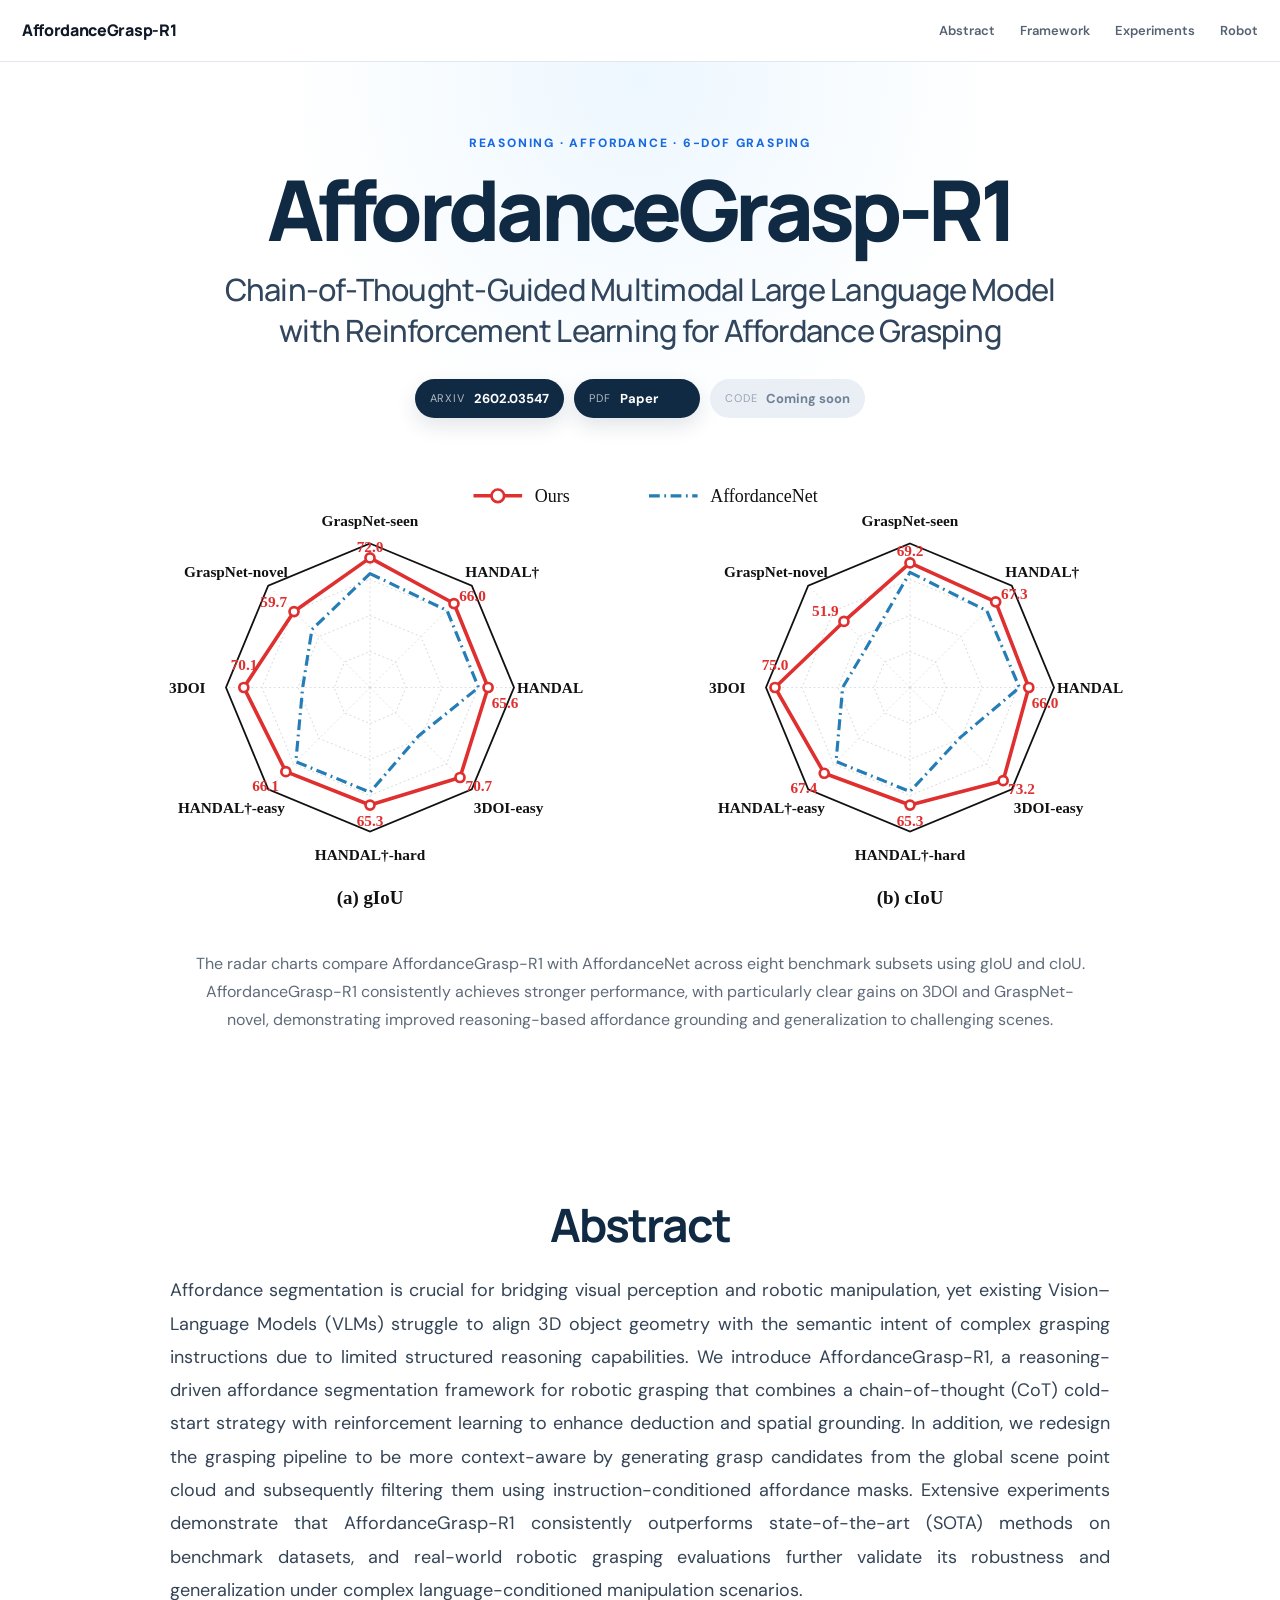
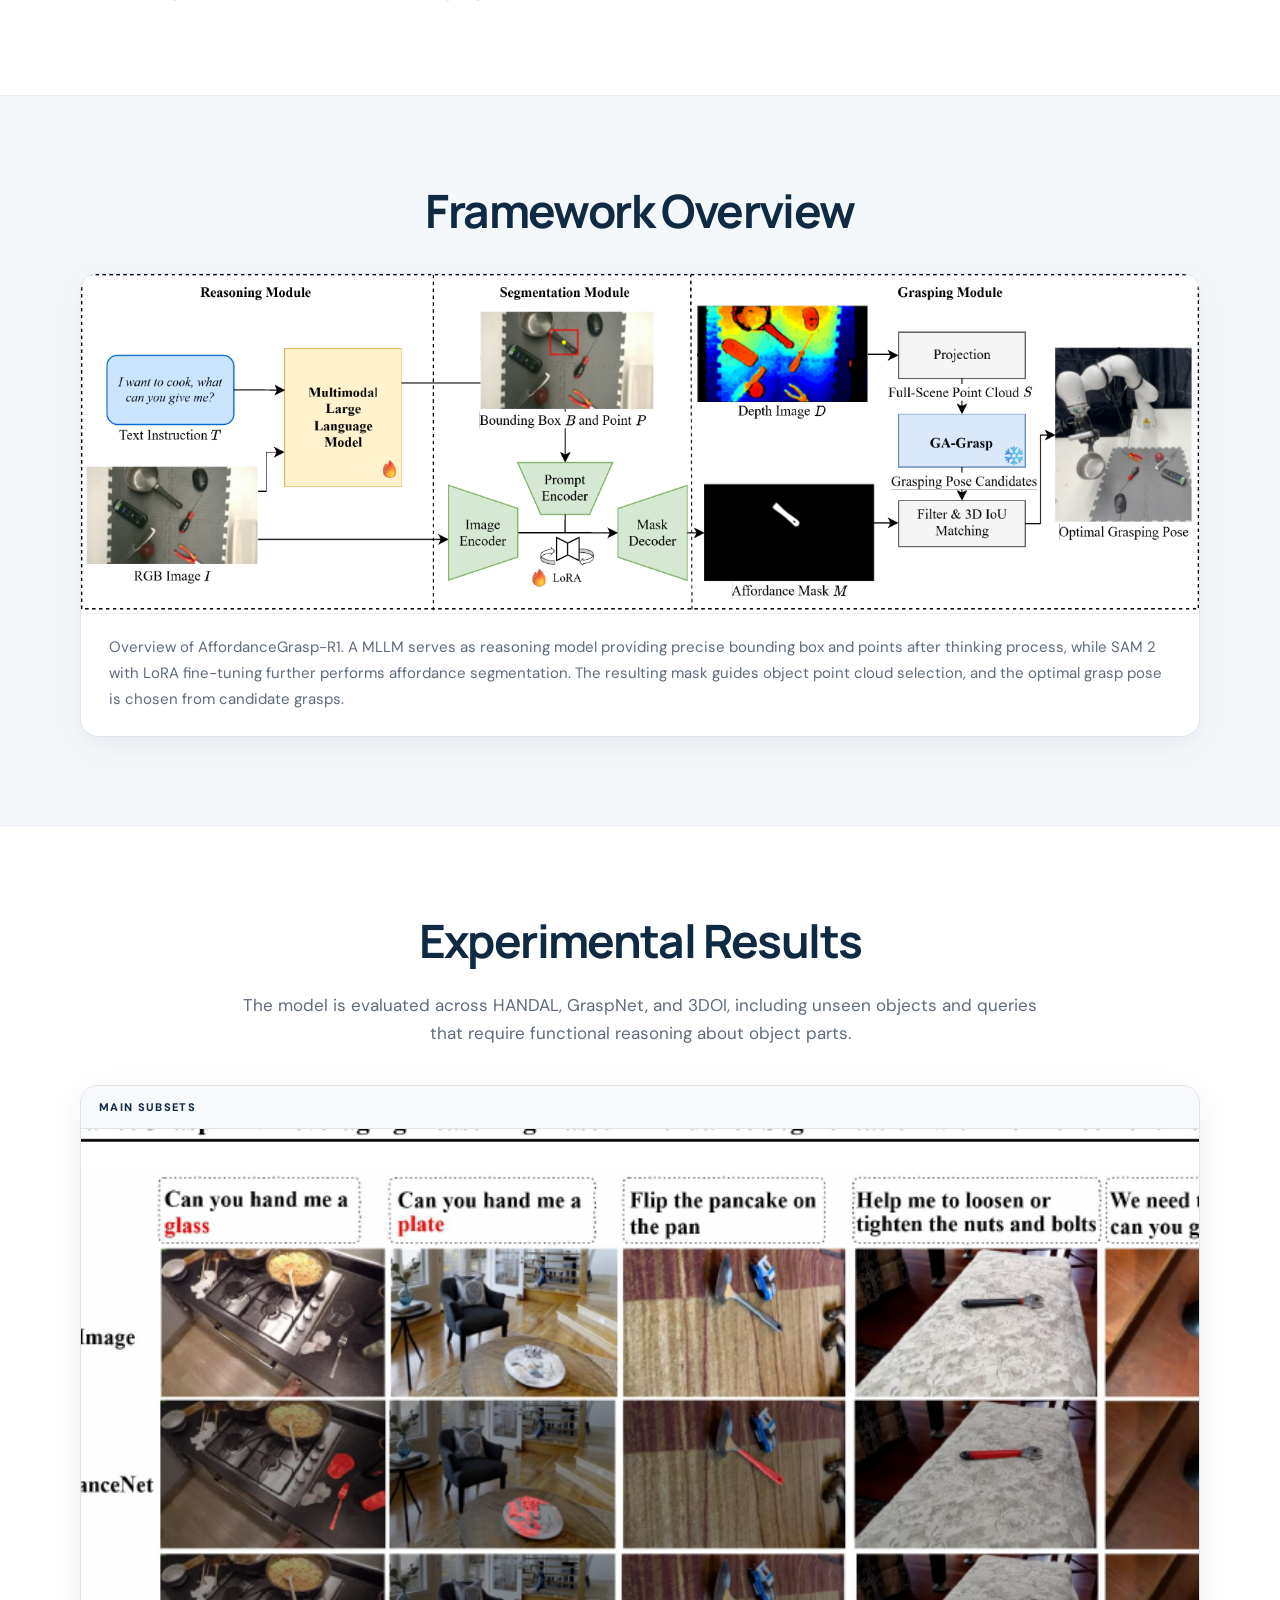
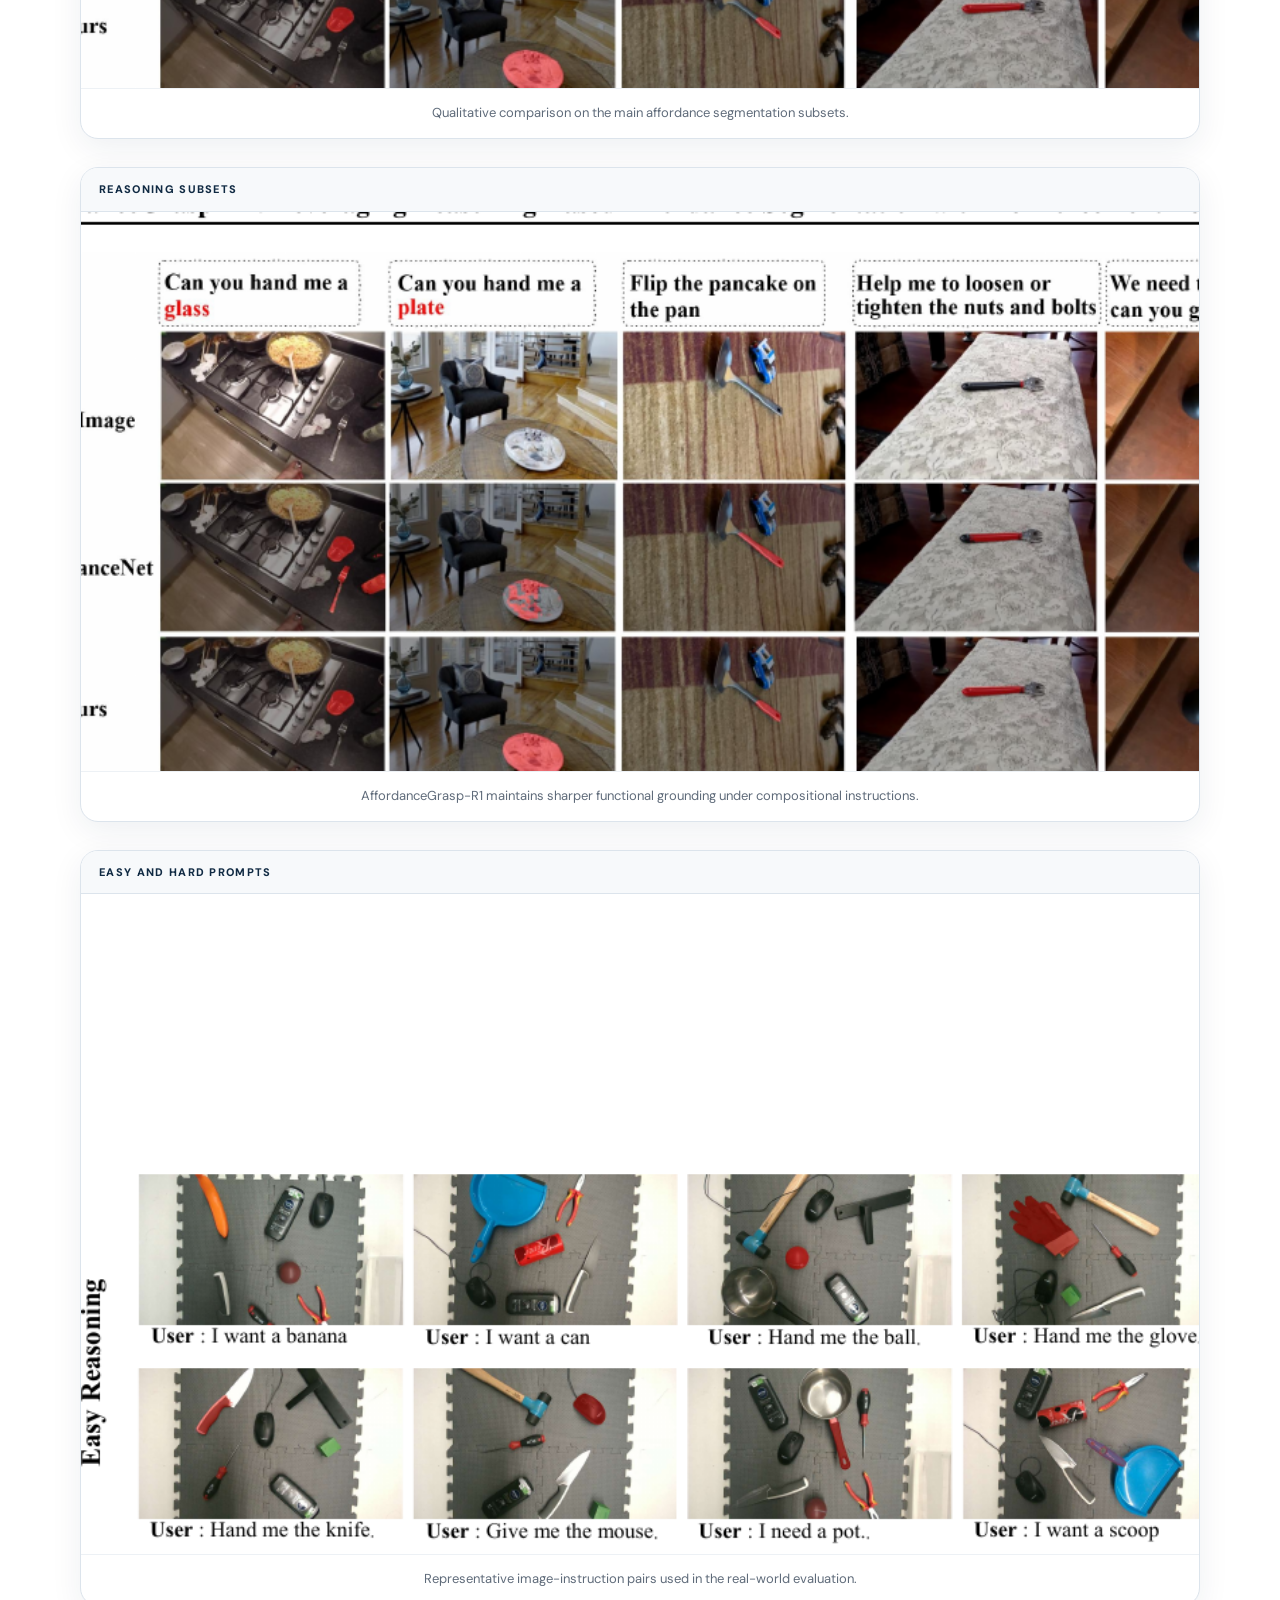
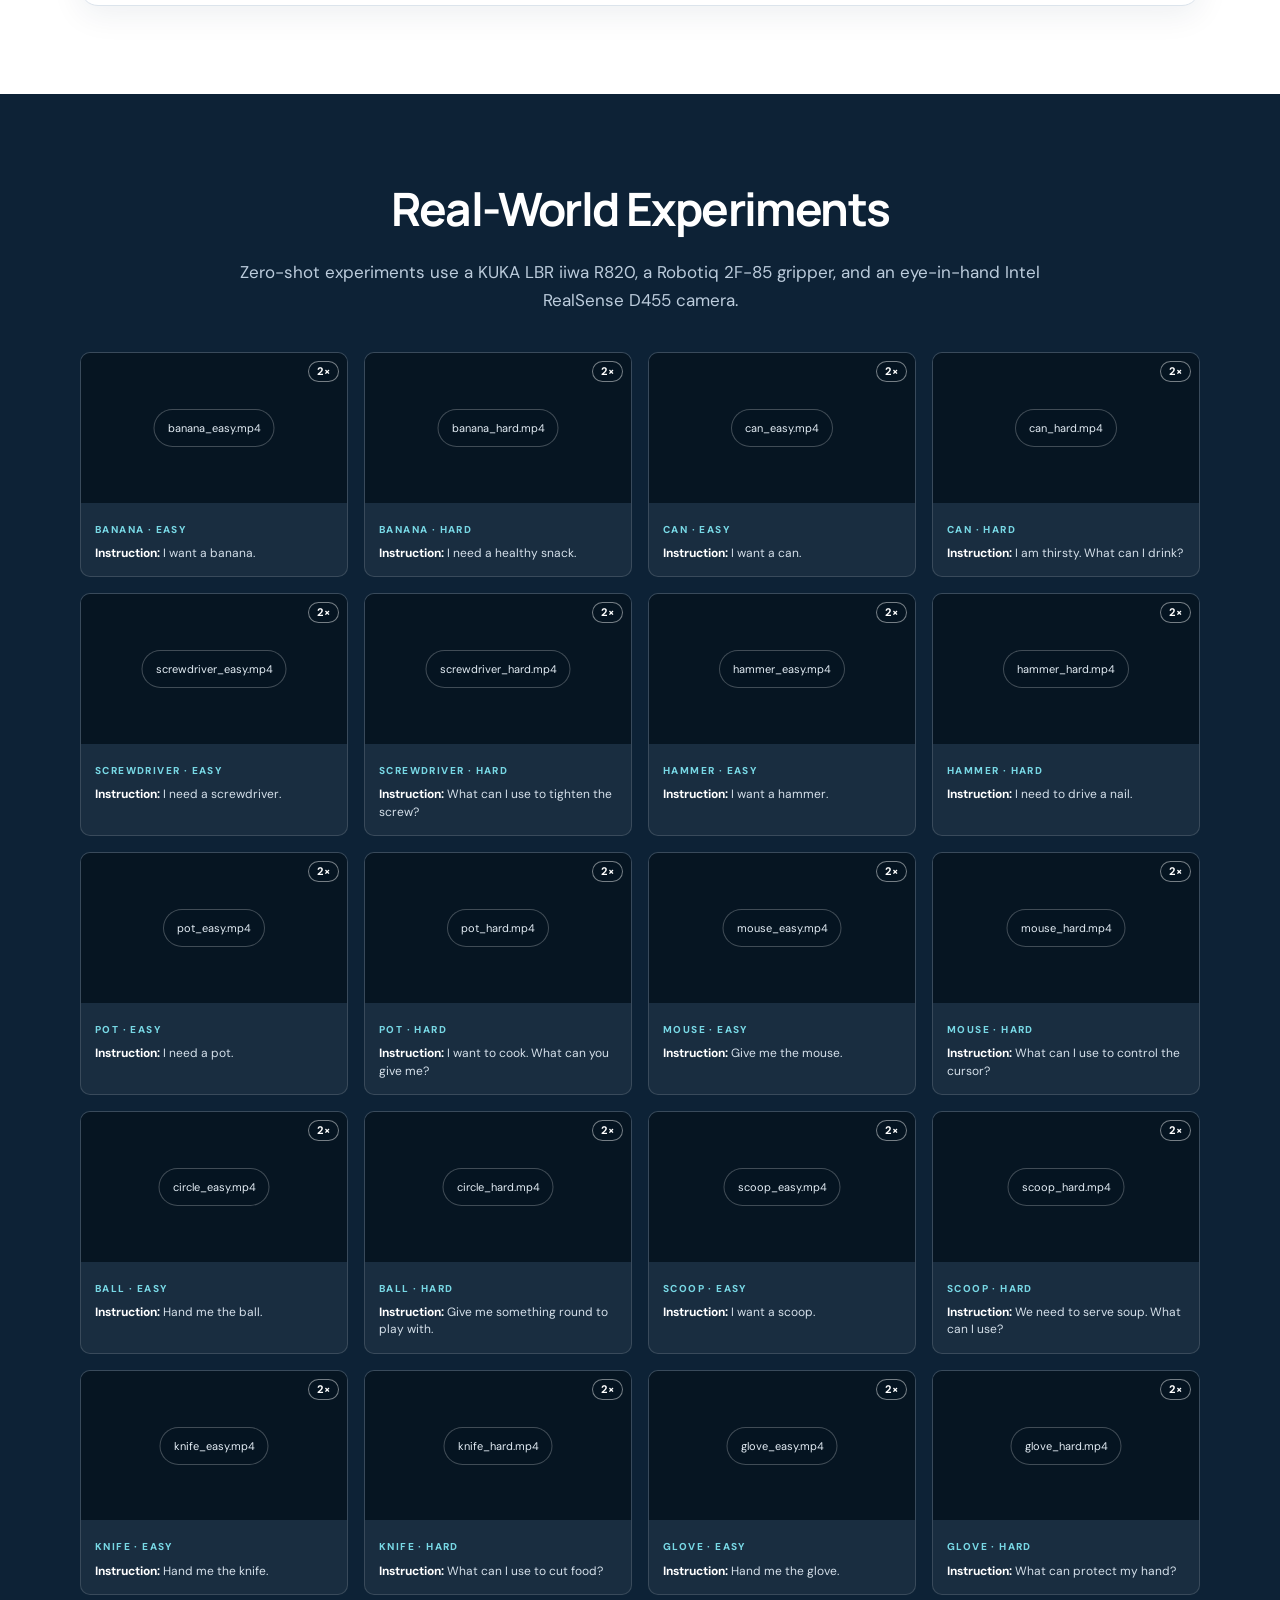
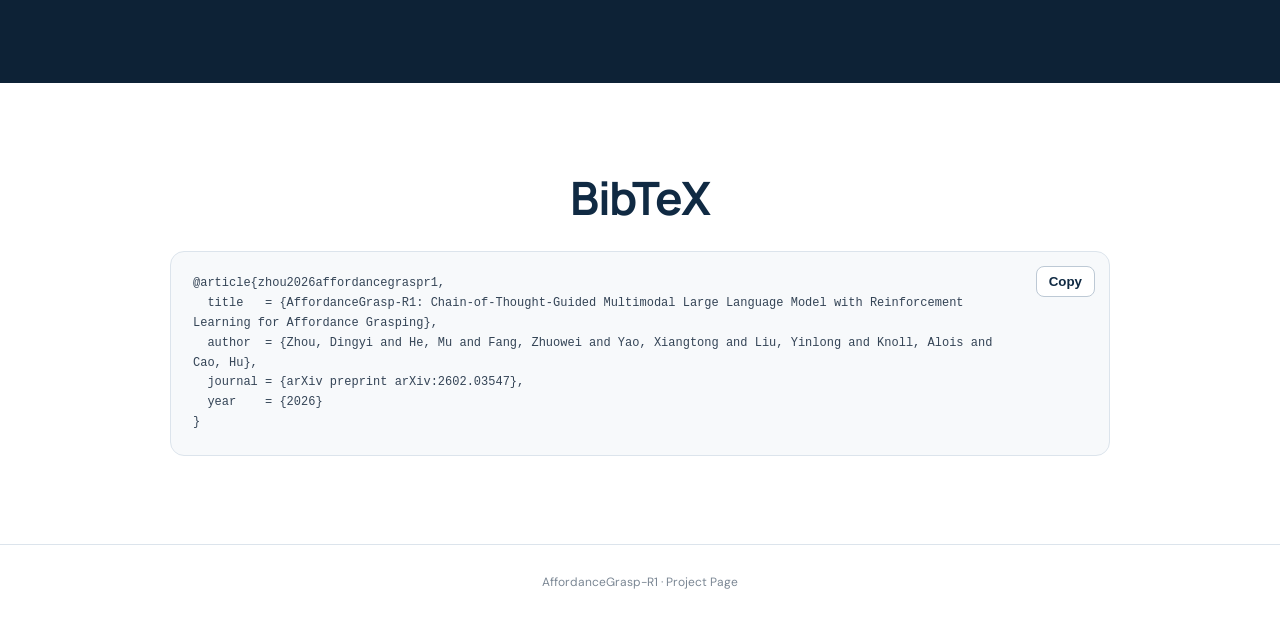
<file: index.html>
<!DOCTYPE html>
<html lang="en">
<head>
  <meta charset="UTF-8" />
  <meta name="viewport" content="width=device-width, initial-scale=1.0" />
  <meta name="description" content="AffordanceGrasp-R1: Chain-of-Thought-Guided Multimodal Large Language Model with Reinforcement Learning for Affordance Grasping." />
  <title>AffordanceGrasp-R1 | CoT-Guided Affordance Grasping</title>
  <link rel="stylesheet" href="static/css/index.css" />
</head>
<body>
  <header class="site-nav">
    <a class="brand" href="#top">AffordanceGrasp-R1</a>
    <nav aria-label="Page navigation">
      <a href="#abstract">Abstract</a>
      <a href="#framework">Framework</a>
      <a href="#experiments">Experiments</a>
      <a href="#robot">Robot</a>
    </nav>
  </header>

  <main id="top">
    <section class="hero">
      <div class="wrap hero-inner">
        <p class="eyebrow">Reasoning &middot; Affordance &middot; 6-DoF Grasping</p>
        <h1>AffordanceGrasp-R1</h1>
        <p class="subtitle">Chain-of-Thought-Guided Multimodal Large Language Model<br class="desktop" /> with Reinforcement Learning for Affordance Grasping</p>

        <div class="links" aria-label="Project links">
          <a class="pill" href="https://arxiv.org/abs/2602.03547" target="_blank" rel="noreferrer"><span>arXiv</span><b>2602.03547</b></a>
          <a class="pill" href="static/pdf/AffordanceGraspR1_TRO2026.pdf" target="_blank"><span>PDF</span><b>Paper</b></a>
          <span class="pill pill-muted" aria-label="Code coming soon"><span>Code</span><b>Coming soon</b></span>
        </div>
      </div>
    </section>

    <section class="showcase" aria-label="Performance comparison">
      <div class="wide-wrap">
        <figure class="radar-figure">
          <img src="static/images/radar_comparison.svg" alt="Radar-chart comparison between AffordanceGrasp-R1 and AffordanceNet" />
        </figure>
        <p class="radar-caption">The radar charts compare AffordanceGrasp-R1 with AffordanceNet across eight benchmark subsets using gIoU and cIoU. AffordanceGrasp-R1 consistently achieves stronger performance, with particularly clear gains on 3DOI and GraspNet-novel, demonstrating improved reasoning-based affordance grounding and generalization to challenging scenes.</p>
      </div>
    </section>

    <section class="section" id="abstract">
      <div class="wrap prose-wrap">
        <h2>Abstract</h2>
        <p class="abstract-text">Affordance segmentation is crucial for bridging visual perception and robotic manipulation, yet existing Vision–Language Models (VLMs) struggle to align 3D object geometry with the semantic intent of complex grasping instructions due to limited structured reasoning capabilities. We introduce AffordanceGrasp-R1, a reasoning-driven affordance segmentation framework for robotic grasping that combines a chain-of-thought (CoT) cold-start strategy with reinforcement learning to enhance deduction and spatial grounding. In addition, we redesign the grasping pipeline to be more context-aware by generating grasp candidates from the global scene point cloud and subsequently filtering them using instruction-conditioned affordance masks. Extensive experiments demonstrate that AffordanceGrasp-R1 consistently outperforms state-of-the-art (SOTA) methods on benchmark datasets, and real-world robotic grasping evaluations further validate its robustness and generalization under complex language-conditioned manipulation scenarios.</p>
      </div>
    </section>

    <section class="section section-tint" id="framework">
      <div class="wrap">
        <h2>Framework Overview</h2>
        <figure class="paper-card figure-wide">
          <img
            src="static/images/overview_new.png"
            alt="Overview of the AffordanceGrasp-R1 framework"
          />
          <figcaption class="framework-caption">Overview of AffordanceGrasp-R1. A MLLM serves as reasoning model providing precise bounding box and points after thinking process, while SAM 2 with LoRA fine-tuning further performs affordance segmentation. The resulting mask guides object point cloud selection, and the optimal grasp pose is chosen from candidate grasps.</figcaption>
        </figure>
      </div>
    </section>

    <section class="section" id="experiments">
      <div class="wrap">
        <h2>Experimental Results</h2>
        <p class="section-lead">The model is evaluated across HANDAL, GraspNet, and 3DOI, including unseen objects and queries that require functional reasoning about object parts.</p>

        <div class="figure-stack">
          <figure class="paper-card">
            <div class="figure-label">Main subsets</div>
            <img
              src="https://arxiv.org/html/2602.03547v1/Visual_affgrasp_r1_new.png"
              data-fallback="static/images/reasoning_compare.png"
              alt="Qualitative comparison on the main affordance segmentation subsets"
            />
            <figcaption>Qualitative comparison on the main affordance segmentation subsets.</figcaption>
          </figure>
          <figure class="paper-card">
            <div class="figure-label">Reasoning subsets</div>
            <img
              src="https://arxiv.org/html/2602.03547v1/reasoning_Visual_affgrasp_r1_new.png"
              data-fallback="static/images/reasoning_compare.png"
              alt="Qualitative comparison on reasoning-based affordance segmentation subsets"
            />
            <figcaption>AffordanceGrasp-R1 maintains sharper functional grounding under compositional instructions.</figcaption>
          </figure>
          <figure class="paper-card">
            <div class="figure-label">Easy and hard prompts</div>
            <img
              src="https://arxiv.org/html/2602.03547v1/easy_hard_reasoning.png"
              data-fallback="static/images/reasoning_examples.png"
              alt="Easy and hard reasoning-based instruction examples"
            />
            <figcaption>Representative image-instruction pairs used in the real-world evaluation.</figcaption>
          </figure>
        </div>

      </div>
    </section>

    <section class="section robot-section" id="robot">
      <div class="wrap">
        <h2>Real-World Experiments</h2>
        <p class="section-lead">Zero-shot experiments use a KUKA LBR iiwa R820, a Robotiq 2F-85 gripper, and an eye-in-hand Intel RealSense D455 camera.</p>

        <div class="video-category-list" aria-label="Real-robot video gallery">
          <article class="video-category">
            <h3><span>01</span> Banana</h3>
            <div class="context-grid">
              <article class="video-card" data-video-card><div class="video-media"><video controls loop muted playsinline preload="metadata" aria-label="Banana easy instruction"><source src="static/真机视频_web/banana_easy.mp4" type="video/mp4" /></video><span class="video-status">banana_easy.mp4</span></div><div class="video-copy"><span>Banana &middot; Easy</span><p><b>Instruction:</b> I want a banana.</p></div></article>
              <article class="video-card" data-video-card><div class="video-media"><video controls loop muted playsinline preload="metadata" aria-label="Banana hard instruction"><source src="static/真机视频_web/banana_hard.mp4" type="video/mp4" /></video><span class="video-status">banana_hard.mp4</span></div><div class="video-copy"><span>Banana &middot; Hard</span><p><b>Instruction:</b> I need a healthy snack.</p></div></article>
            </div>
          </article>

          <article class="video-category">
            <h3><span>02</span> Can</h3>
            <div class="context-grid">
              <article class="video-card" data-video-card><div class="video-media"><video controls loop muted playsinline preload="metadata" aria-label="Can easy instruction"><source src="static/真机视频_web/cococola_easy.mp4" type="video/mp4" /></video><span class="video-status">can_easy.mp4</span></div><div class="video-copy"><span>Can &middot; Easy</span><p><b>Instruction:</b> I want a can.</p></div></article>
              <article class="video-card" data-video-card><div class="video-media"><video controls loop muted playsinline preload="metadata" aria-label="Can hard instruction"><source src="static/真机视频_web/cococola_hard.mp4" type="video/mp4" /></video><span class="video-status">can_hard.mp4</span></div><div class="video-copy"><span>Can &middot; Hard</span><p><b>Instruction:</b> I am thirsty. What can I drink?</p></div></article>
            </div>
          </article>

          <article class="video-category">
            <h3><span>03</span> Screwdriver</h3>
            <div class="context-grid">
              <article class="video-card" data-video-card><div class="video-media"><video controls loop muted playsinline preload="metadata" aria-label="Screwdriver easy instruction"><source src="static/真机视频_web/screwdriver_easy.mp4" type="video/mp4" /></video><span class="video-status">screwdriver_easy.mp4</span></div><div class="video-copy"><span>Screwdriver &middot; Easy</span><p><b>Instruction:</b> I need a screwdriver.</p></div></article>
              <article class="video-card" data-video-card><div class="video-media"><video controls loop muted playsinline preload="metadata" aria-label="Screwdriver hard instruction"><source src="static/真机视频_web/screwdriver_hard.mp4" type="video/mp4" /></video><span class="video-status">screwdriver_hard.mp4</span></div><div class="video-copy"><span>Screwdriver &middot; Hard</span><p><b>Instruction:</b> What can I use to tighten the screw?</p></div></article>
            </div>
          </article>

          <article class="video-category">
            <h3><span>04</span> Hammer</h3>
            <div class="context-grid">
              <article class="video-card" data-video-card><div class="video-media"><video controls loop muted playsinline preload="metadata" aria-label="Hammer easy instruction"><source src="static/真机视频_web/hammer_easy.mp4" type="video/mp4" /></video><span class="video-status">hammer_easy.mp4</span></div><div class="video-copy"><span>Hammer &middot; Easy</span><p><b>Instruction:</b> I want a hammer.</p></div></article>
              <article class="video-card" data-video-card><div class="video-media"><video controls loop muted playsinline preload="metadata" aria-label="Hammer hard instruction"><source src="static/真机视频_web/hammer_hard.mp4" type="video/mp4" /></video><span class="video-status">hammer_hard.mp4</span></div><div class="video-copy"><span>Hammer &middot; Hard</span><p><b>Instruction:</b> I need to drive a nail.</p></div></article>
            </div>
          </article>

          <article class="video-category">
            <h3><span>05</span> Pot</h3>
            <div class="context-grid">
              <article class="video-card" data-video-card><div class="video-media"><video controls loop muted playsinline preload="metadata" aria-label="Pot easy instruction"><source src="static/真机视频_web/pot_easy.mp4" type="video/mp4" /></video><span class="video-status">pot_easy.mp4</span></div><div class="video-copy"><span>Pot &middot; Easy</span><p><b>Instruction:</b> I need a pot.</p></div></article>
              <article class="video-card" data-video-card><div class="video-media"><video controls loop muted playsinline preload="metadata" aria-label="Pot hard instruction"><source src="static/真机视频_web/pot_hard.mp4" type="video/mp4" /></video><span class="video-status">pot_hard.mp4</span></div><div class="video-copy"><span>Pot &middot; Hard</span><p><b>Instruction:</b> I want to cook. What can you give me?</p></div></article>
            </div>
          </article>

          <article class="video-category">
            <h3><span>06</span> Mouse</h3>
            <div class="context-grid">
              <article class="video-card" data-video-card><div class="video-media"><video controls loop muted playsinline preload="metadata" aria-label="Mouse easy instruction"><source src="static/真机视频_web/mouse_easy.mp4" type="video/mp4" /></video><span class="video-status">mouse_easy.mp4</span></div><div class="video-copy"><span>Mouse &middot; Easy</span><p><b>Instruction:</b> Give me the mouse.</p></div></article>
              <article class="video-card" data-video-card><div class="video-media"><video controls loop muted playsinline preload="metadata" aria-label="Mouse hard instruction"><source src="static/真机视频_web/mouse_hard.mp4" type="video/mp4" /></video><span class="video-status">mouse_hard.mp4</span></div><div class="video-copy"><span>Mouse &middot; Hard</span><p><b>Instruction:</b> What can I use to control the cursor?</p></div></article>
            </div>
          </article>

          <article class="video-category">
            <h3><span>07</span> Ball</h3>
            <div class="context-grid">
              <article class="video-card" data-video-card><div class="video-media"><video controls loop muted playsinline preload="metadata" aria-label="Ball easy instruction"><source src="static/真机视频_web/circle_easy.mp4" type="video/mp4" /></video><span class="video-status">circle_easy.mp4</span></div><div class="video-copy"><span>Ball &middot; Easy</span><p><b>Instruction:</b> Hand me the ball.</p></div></article>
              <article class="video-card" data-video-card><div class="video-media"><video controls loop muted playsinline preload="metadata" aria-label="Ball hard instruction"><source src="static/真机视频_web/circle_hard.mp4" type="video/mp4" /></video><span class="video-status">circle_hard.mp4</span></div><div class="video-copy"><span>Ball &middot; Hard</span><p><b>Instruction:</b> Give me something round to play with.</p></div></article>
            </div>
          </article>

          <article class="video-category">
            <h3><span>08</span> Scoop</h3>
            <div class="context-grid">
              <article class="video-card" data-video-card><div class="video-media"><video controls loop muted playsinline preload="metadata" aria-label="Scoop easy instruction"><source src="static/真机视频_web/scoop_easy.mp4" type="video/mp4" /></video><span class="video-status">scoop_easy.mp4</span></div><div class="video-copy"><span>Scoop &middot; Easy</span><p><b>Instruction:</b> I want a scoop.</p></div></article>
              <article class="video-card" data-video-card><div class="video-media"><video controls loop muted playsinline preload="metadata" aria-label="Scoop hard instruction"><source src="static/真机视频_web/scoop_hard.mp4" type="video/mp4" /></video><span class="video-status">scoop_hard.mp4</span></div><div class="video-copy"><span>Scoop &middot; Hard</span><p><b>Instruction:</b> We need to serve soup. What can I use?</p></div></article>
            </div>
          </article>

          <article class="video-category">
            <h3><span>09</span> Knife</h3>
            <div class="context-grid">
              <article class="video-card" data-video-card><div class="video-media"><video controls loop muted playsinline preload="metadata" aria-label="Knife easy instruction"><source src="static/真机视频_web/knife_easy.mp4" type="video/mp4" /></video><span class="video-status">knife_easy.mp4</span></div><div class="video-copy"><span>Knife &middot; Easy</span><p><b>Instruction:</b> Hand me the knife.</p></div></article>
              <article class="video-card" data-video-card><div class="video-media"><video controls loop muted playsinline preload="metadata" aria-label="Knife hard instruction"><source src="static/真机视频_web/knife_hard.mp4" type="video/mp4" /></video><span class="video-status">knife_hard.mp4</span></div><div class="video-copy"><span>Knife &middot; Hard</span><p><b>Instruction:</b> What can I use to cut food?</p></div></article>
            </div>
          </article>

          <article class="video-category">
            <h3><span>10</span> Glove</h3>
            <div class="context-grid">
              <article class="video-card" data-video-card><div class="video-media"><video controls loop muted playsinline preload="metadata" aria-label="Glove easy instruction"><source src="static/真机视频_web/glove_easy.mp4" type="video/mp4" /></video><span class="video-status">glove_easy.mp4</span></div><div class="video-copy"><span>Glove &middot; Easy</span><p><b>Instruction:</b> Hand me the glove.</p></div></article>
              <article class="video-card" data-video-card><div class="video-media"><video controls loop muted playsinline preload="metadata" aria-label="Glove hard instruction"><source src="static/真机视频_web/glove_hard.mp4" type="video/mp4" /></video><span class="video-status">glove_hard.mp4</span></div><div class="video-copy"><span>Glove &middot; Hard</span><p><b>Instruction:</b> What can protect my hand?</p></div></article>
            </div>
          </article>
        </div>
      </div>
    </section>

    <section class="section citation-section" id="citation">
      <div class="wrap prose-wrap">
        <h2>BibTeX</h2>
        <div class="bib">
<pre id="bibtex">@article{zhou2026affordancegraspr1,
  title   = {AffordanceGrasp-R1: Chain-of-Thought-Guided Multimodal Large Language Model with Reinforcement Learning for Affordance Grasping},
  author  = {Zhou, Dingyi and He, Mu and Fang, Zhuowei and Yao, Xiangtong and Liu, Yinlong and Knoll, Alois and Cao, Hu},
  journal = {arXiv preprint arXiv:2602.03547},
  year    = {2026}
}</pre>
          <button id="copyBtn" type="button">Copy</button>
        </div>
      </div>
    </section>
  </main>

  <footer><div class="wrap">AffordanceGrasp-R1 &middot; Project Page</div></footer>
  <script src="static/js/index.js"></script>
</body>
</html>
</file>
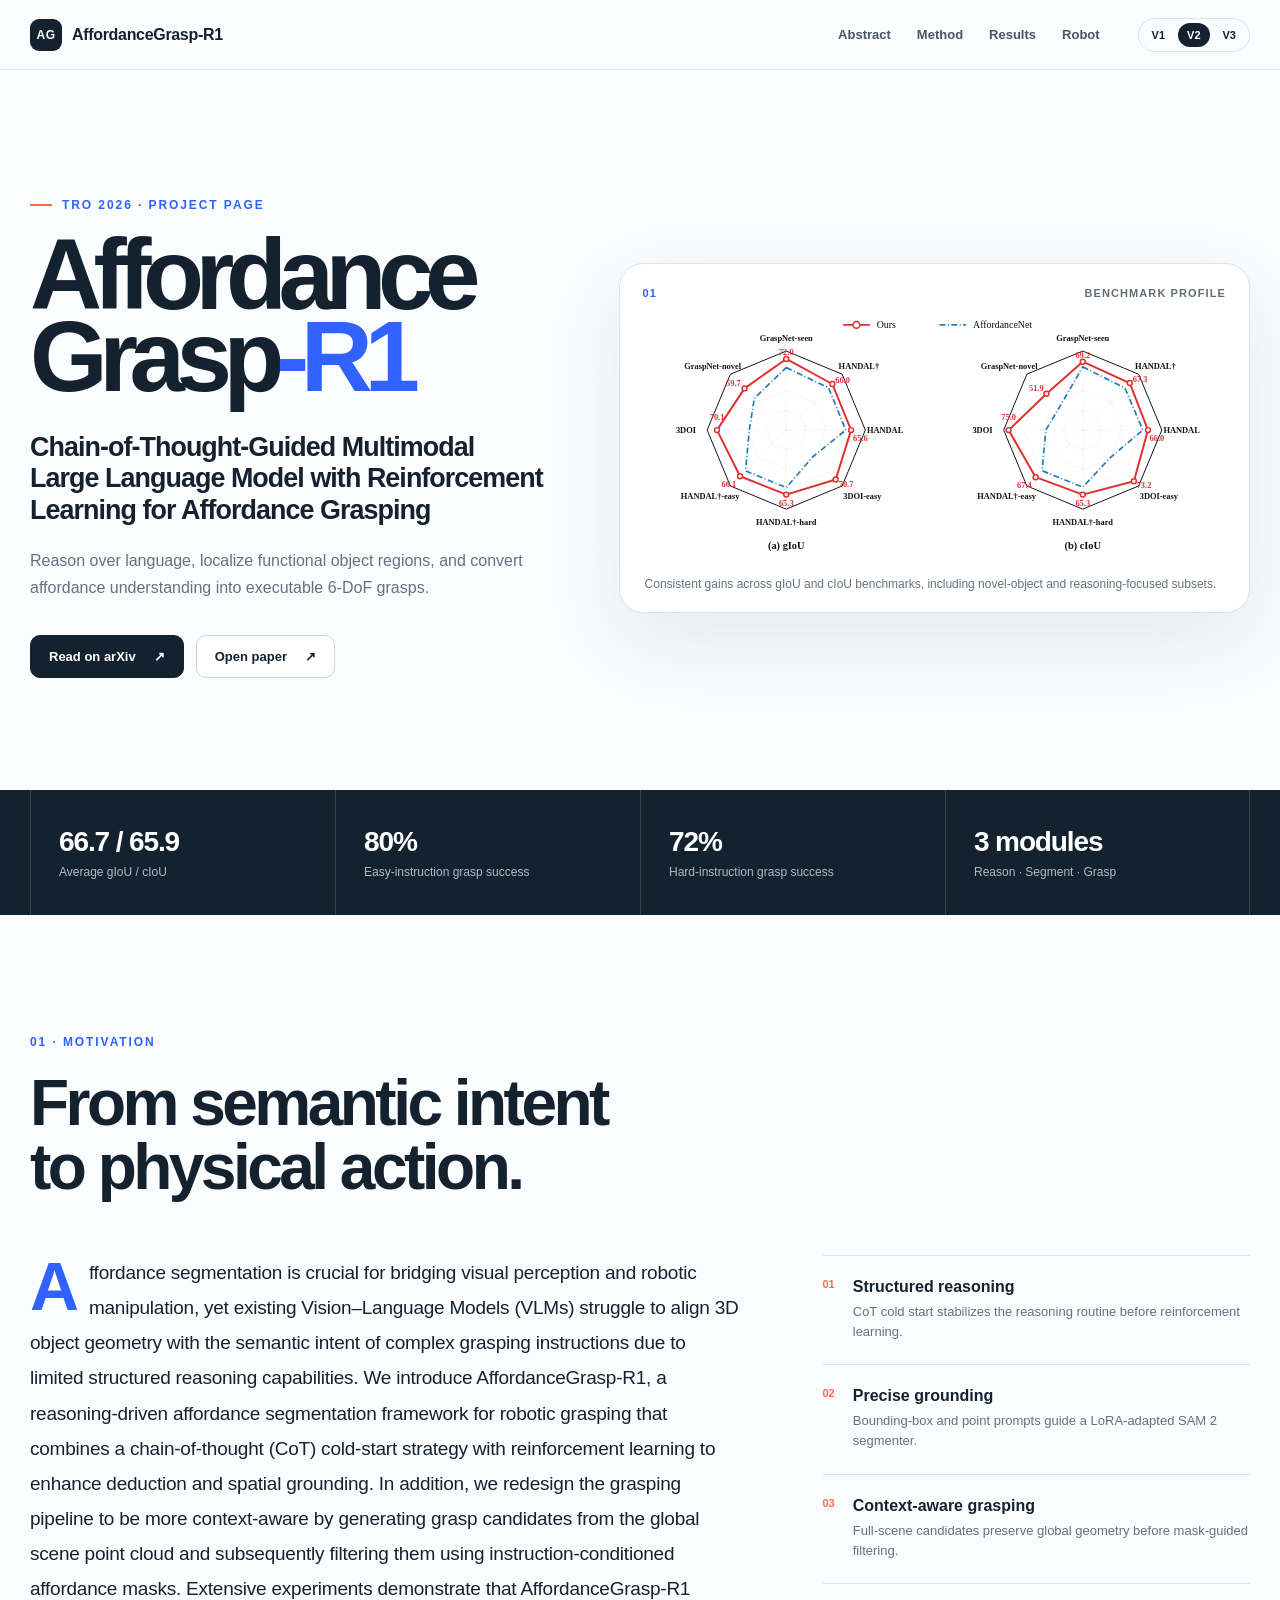
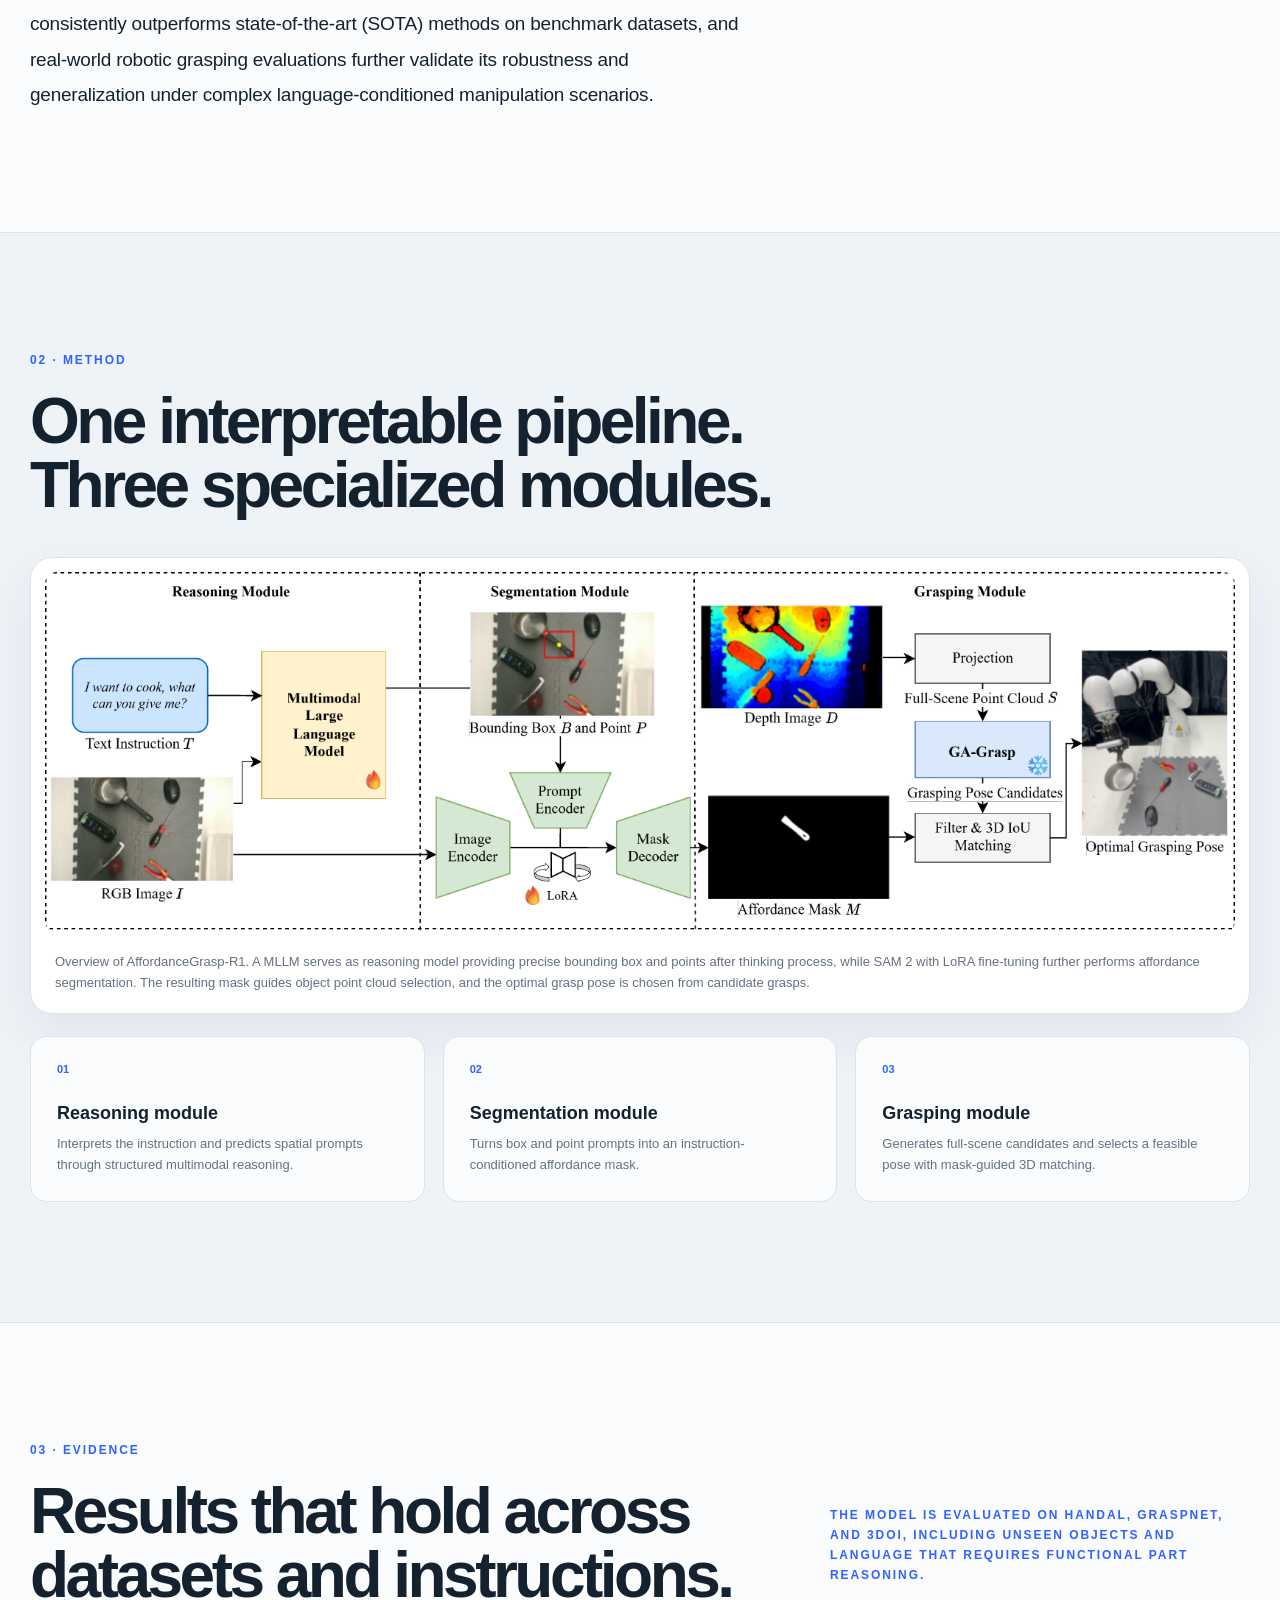
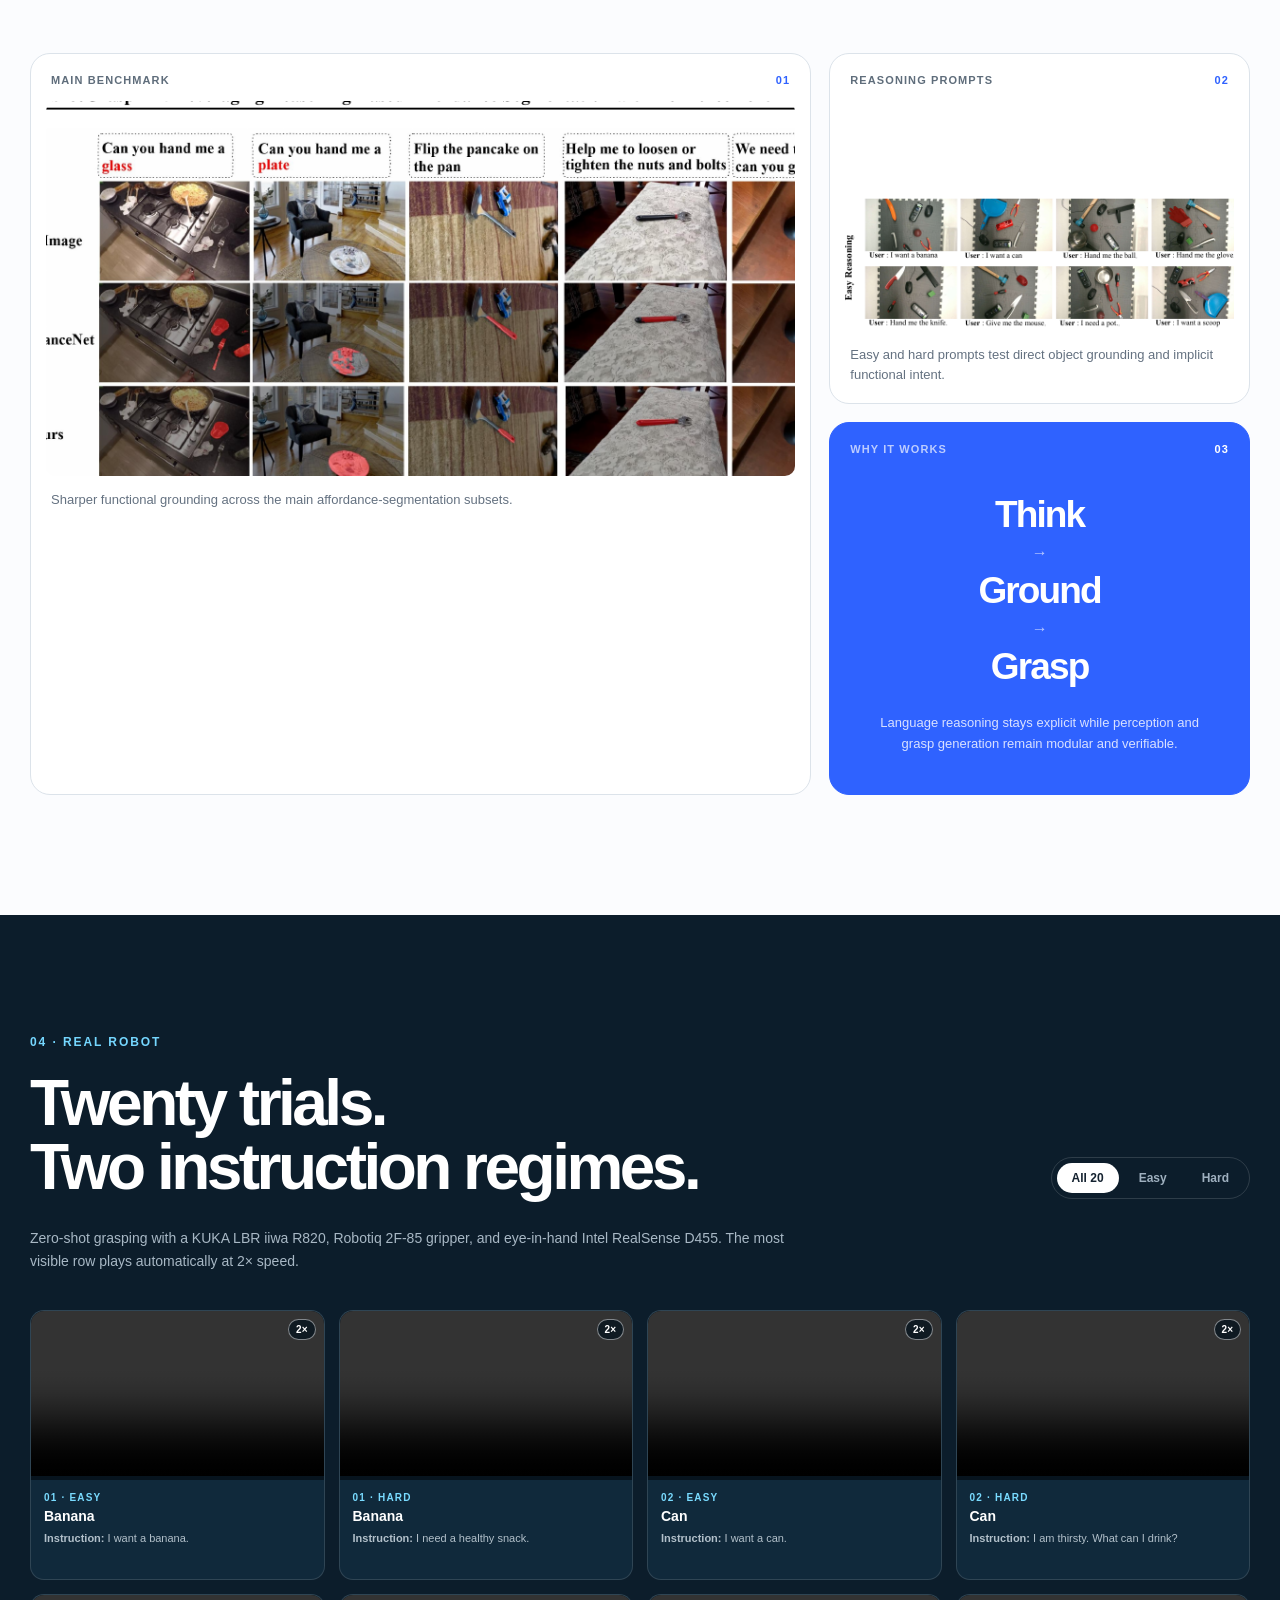
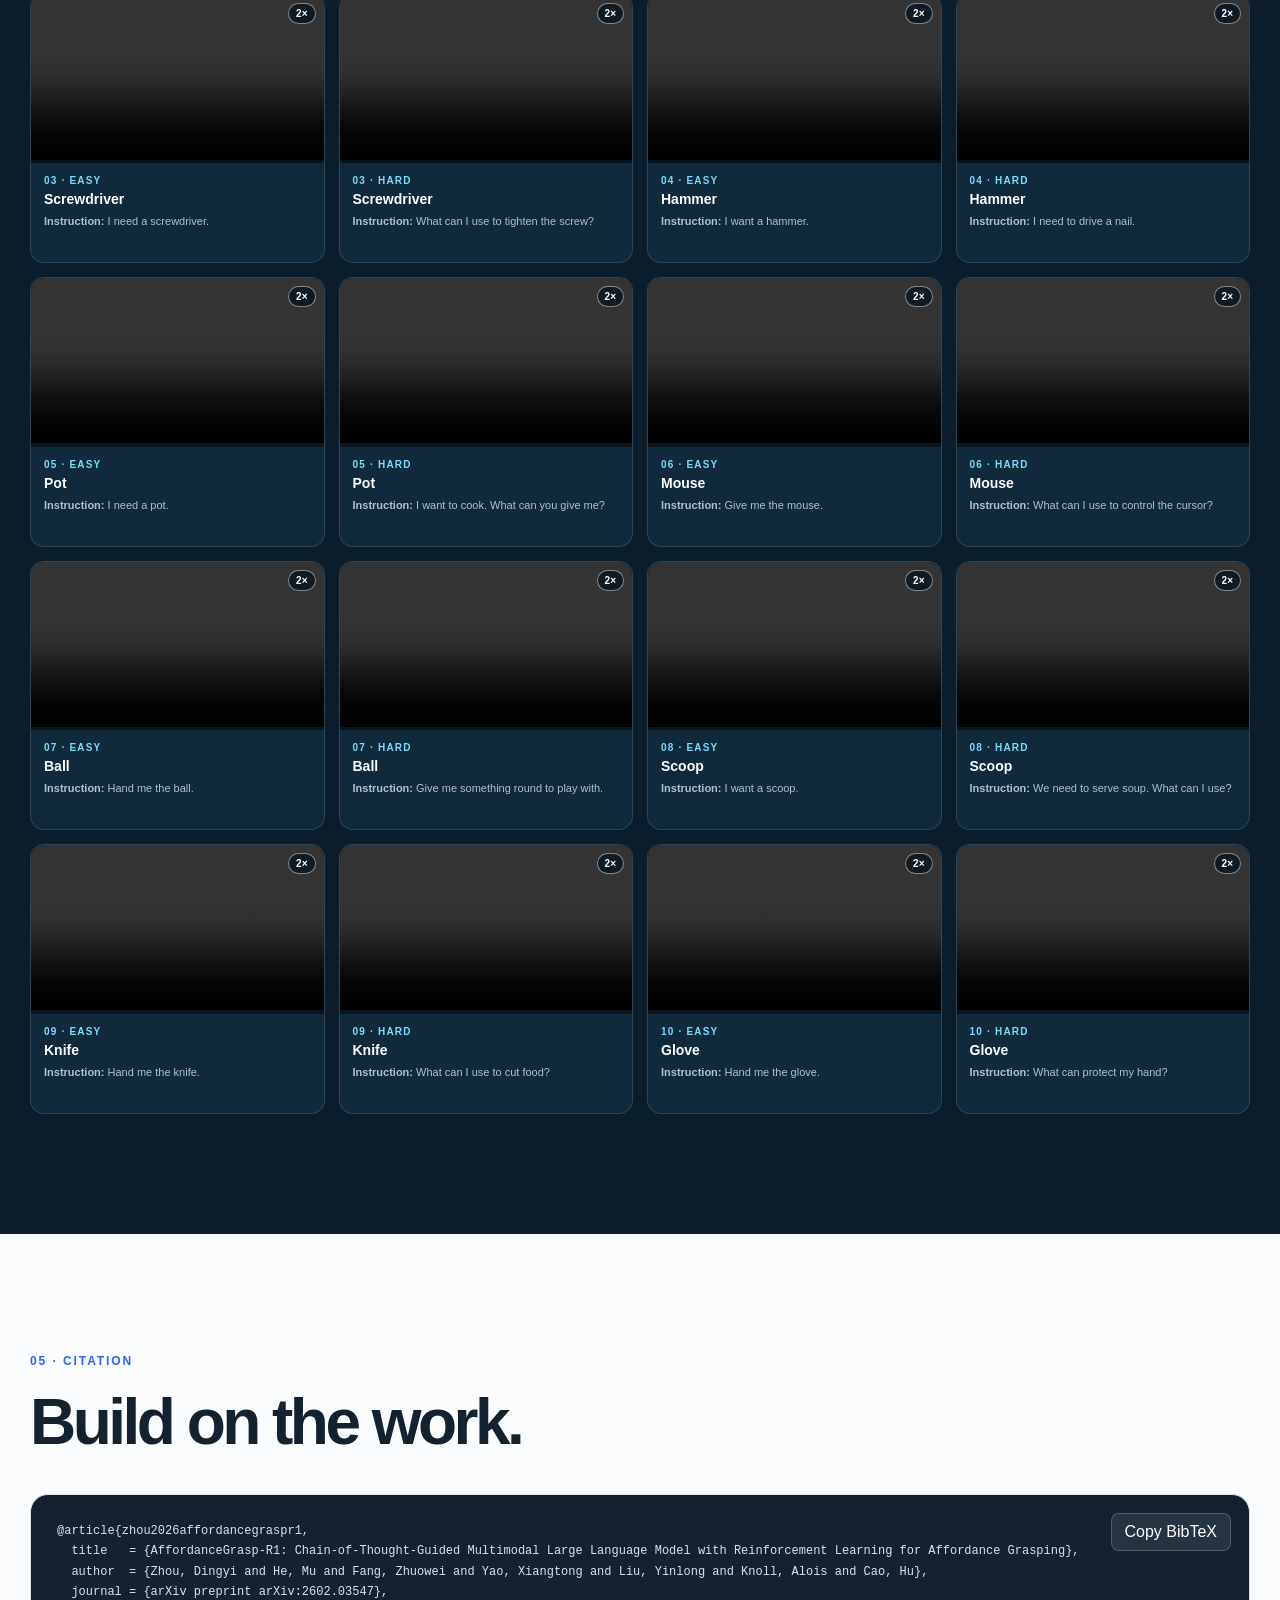
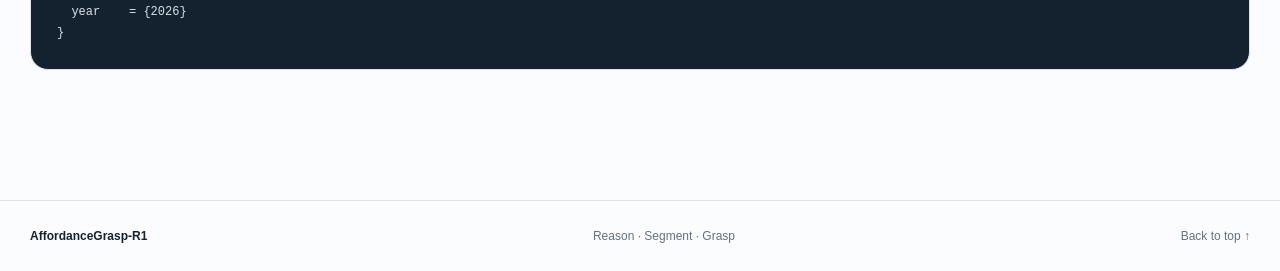
<file: version-2/index.html>
<!DOCTYPE html>
<html lang="en">
<head>
  <meta charset="UTF-8" />
  <meta name="viewport" content="width=device-width, initial-scale=1.0" />
  <meta name="description" content="AffordanceGrasp-R1: Chain-of-Thought-Guided Multimodal Large Language Model with Reinforcement Learning for Affordance Grasping." />
  <title>AffordanceGrasp-R1 | Editorial Version</title>
  <link rel="stylesheet" href="style.css" />
</head>
<body>
  <header class="topbar">
    <a class="brand" href="#top"><span>AG</span> AffordanceGrasp-R1</a>
    <nav aria-label="Primary navigation">
      <a href="#abstract">Abstract</a>
      <a href="#method">Method</a>
      <a href="#results">Results</a>
      <a href="#robot">Robot</a>
    </nav>
    <div class="version-nav" aria-label="Page versions">
      <a href="../">V1</a><b>V2</b><a href="../version-3/">V3</a>
    </div>
  </header>

  <main id="top">
    <section class="hero shell">
      <div class="hero-copy">
        <p class="kicker"><span></span> TRO 2026 · Project Page</p>
        <h1>Affordance<br />Grasp<span>-R1</span></h1>
        <p class="hero-subtitle">Chain-of-Thought-Guided Multimodal Large Language Model with Reinforcement Learning for Affordance Grasping</p>
        <p class="hero-summary">Reason over language, localize functional object regions, and convert affordance understanding into executable 6-DoF grasps.</p>
        <div class="hero-actions">
          <a class="button primary" href="https://arxiv.org/abs/2602.03547" target="_blank" rel="noreferrer">Read on arXiv <span>↗</span></a>
          <a class="button" href="../static/pdf/AffordanceGraspR1_TRO2026.pdf" target="_blank">Open paper <span>↗</span></a>
        </div>
      </div>
      <figure class="hero-visual">
        <div class="visual-label"><span>01</span> Benchmark profile</div>
        <img src="../static/images/radar_comparison.svg" alt="Radar comparison of AffordanceGrasp-R1 and AffordanceNet" />
        <figcaption>Consistent gains across gIoU and cIoU benchmarks, including novel-object and reasoning-focused subsets.</figcaption>
      </figure>
    </section>

    <section class="signal-strip" aria-label="Key results">
      <div class="shell signals">
        <div><b>66.7 / 65.9</b><span>Average gIoU / cIoU</span></div>
        <div><b>80%</b><span>Easy-instruction grasp success</span></div>
        <div><b>72%</b><span>Hard-instruction grasp success</span></div>
        <div><b>3 modules</b><span>Reason · Segment · Grasp</span></div>
      </div>
    </section>

    <section class="section shell" id="abstract">
      <div class="section-heading">
        <p>01 · Motivation</p>
        <h2>From semantic intent<br />to physical action.</h2>
      </div>
      <div class="abstract-layout">
        <p class="abstract-text">Affordance segmentation is crucial for bridging visual perception and robotic manipulation, yet existing Vision–Language Models (VLMs) struggle to align 3D object geometry with the semantic intent of complex grasping instructions due to limited structured reasoning capabilities. We introduce AffordanceGrasp-R1, a reasoning-driven affordance segmentation framework for robotic grasping that combines a chain-of-thought (CoT) cold-start strategy with reinforcement learning to enhance deduction and spatial grounding. In addition, we redesign the grasping pipeline to be more context-aware by generating grasp candidates from the global scene point cloud and subsequently filtering them using instruction-conditioned affordance masks. Extensive experiments demonstrate that AffordanceGrasp-R1 consistently outperforms state-of-the-art (SOTA) methods on benchmark datasets, and real-world robotic grasping evaluations further validate its robustness and generalization under complex language-conditioned manipulation scenarios.</p>
        <aside class="contribution-list">
          <article><span>01</span><div><h3>Structured reasoning</h3><p>CoT cold start stabilizes the reasoning routine before reinforcement learning.</p></div></article>
          <article><span>02</span><div><h3>Precise grounding</h3><p>Bounding-box and point prompts guide a LoRA-adapted SAM 2 segmenter.</p></div></article>
          <article><span>03</span><div><h3>Context-aware grasping</h3><p>Full-scene candidates preserve global geometry before mask-guided filtering.</p></div></article>
        </aside>
      </div>
    </section>

    <section class="section method-section" id="method">
      <div class="shell">
        <div class="section-heading compact">
          <p>02 · Method</p>
          <h2>One interpretable pipeline.<br />Three specialized modules.</h2>
        </div>
        <figure class="method-figure">
          <img src="../static/images/overview_new.png" alt="Overview of AffordanceGrasp-R1" />
          <figcaption>Overview of AffordanceGrasp-R1. A MLLM serves as reasoning model providing precise bounding box and points after thinking process, while SAM 2 with LoRA fine-tuning further performs affordance segmentation. The resulting mask guides object point cloud selection, and the optimal grasp pose is chosen from candidate grasps.</figcaption>
        </figure>
        <div class="stage-grid">
          <article><b>01</b><span>Reasoning module</span><p>Interprets the instruction and predicts spatial prompts through structured multimodal reasoning.</p></article>
          <article><b>02</b><span>Segmentation module</span><p>Turns box and point prompts into an instruction-conditioned affordance mask.</p></article>
          <article><b>03</b><span>Grasping module</span><p>Generates full-scene candidates and selects a feasible pose with mask-guided 3D matching.</p></article>
        </div>
      </div>
    </section>

    <section class="section shell" id="results">
      <div class="section-heading row-heading">
        <div><p>03 · Evidence</p><h2>Results that hold across<br />datasets and instructions.</h2></div>
        <p class="heading-note">The model is evaluated on HANDAL, GraspNet, and 3DOI, including unseen objects and language that requires functional part reasoning.</p>
      </div>
      <div class="result-grid">
        <figure class="result-card result-card-wide">
          <div class="card-top"><span>Main benchmark</span><b>01</b></div>
          <img src="../static/images/reasoning_compare.png" alt="Qualitative comparison on benchmark subsets" />
          <figcaption>Sharper functional grounding across the main affordance-segmentation subsets.</figcaption>
        </figure>
        <figure class="result-card">
          <div class="card-top"><span>Reasoning prompts</span><b>02</b></div>
          <img src="../static/images/reasoning_examples.png" alt="Easy and hard instruction examples" />
          <figcaption>Easy and hard prompts test direct object grounding and implicit functional intent.</figcaption>
        </figure>
        <figure class="result-card accent-card">
          <div class="card-top"><span>Why it works</span><b>03</b></div>
          <div class="accent-copy">
            <strong>Think</strong><i>→</i><strong>Ground</strong><i>→</i><strong>Grasp</strong>
            <p>Language reasoning stays explicit while perception and grasp generation remain modular and verifiable.</p>
          </div>
        </figure>
      </div>
    </section>

    <section class="section robot-section" id="robot">
      <div class="shell">
        <div class="section-heading row-heading light">
          <div><p>04 · Real robot</p><h2>Twenty trials.<br />Two instruction regimes.</h2></div>
          <div class="video-controls" role="group" aria-label="Filter videos">
            <button class="is-active" data-filter="all">All 20</button>
            <button data-filter="easy">Easy</button>
            <button data-filter="hard">Hard</button>
          </div>
        </div>
        <p class="robot-lead">Zero-shot grasping with a KUKA LBR iiwa R820, Robotiq 2F-85 gripper, and eye-in-hand Intel RealSense D455. The most visible row plays automatically at 2× speed.</p>
        <div class="video-grid" id="videoGrid" aria-live="polite"></div>
      </div>
    </section>

    <section class="section shell citation-section" id="citation">
      <div class="section-heading compact"><p>05 · Citation</p><h2>Build on the work.</h2></div>
      <div class="citation-card">
<pre id="bibtex">@article{zhou2026affordancegraspr1,
  title   = {AffordanceGrasp-R1: Chain-of-Thought-Guided Multimodal Large Language Model with Reinforcement Learning for Affordance Grasping},
  author  = {Zhou, Dingyi and He, Mu and Fang, Zhuowei and Yao, Xiangtong and Liu, Yinlong and Knoll, Alois and Cao, Hu},
  journal = {arXiv preprint arXiv:2602.03547},
  year    = {2026}
}</pre>
        <button id="copyBtn" type="button">Copy BibTeX</button>
      </div>
    </section>
  </main>

  <footer><div class="shell"><b>AffordanceGrasp-R1</b><span>Reason · Segment · Grasp</span><a href="#top">Back to top ↑</a></div></footer>
  <script src="script.js"></script>
</body>
</html>
</file>
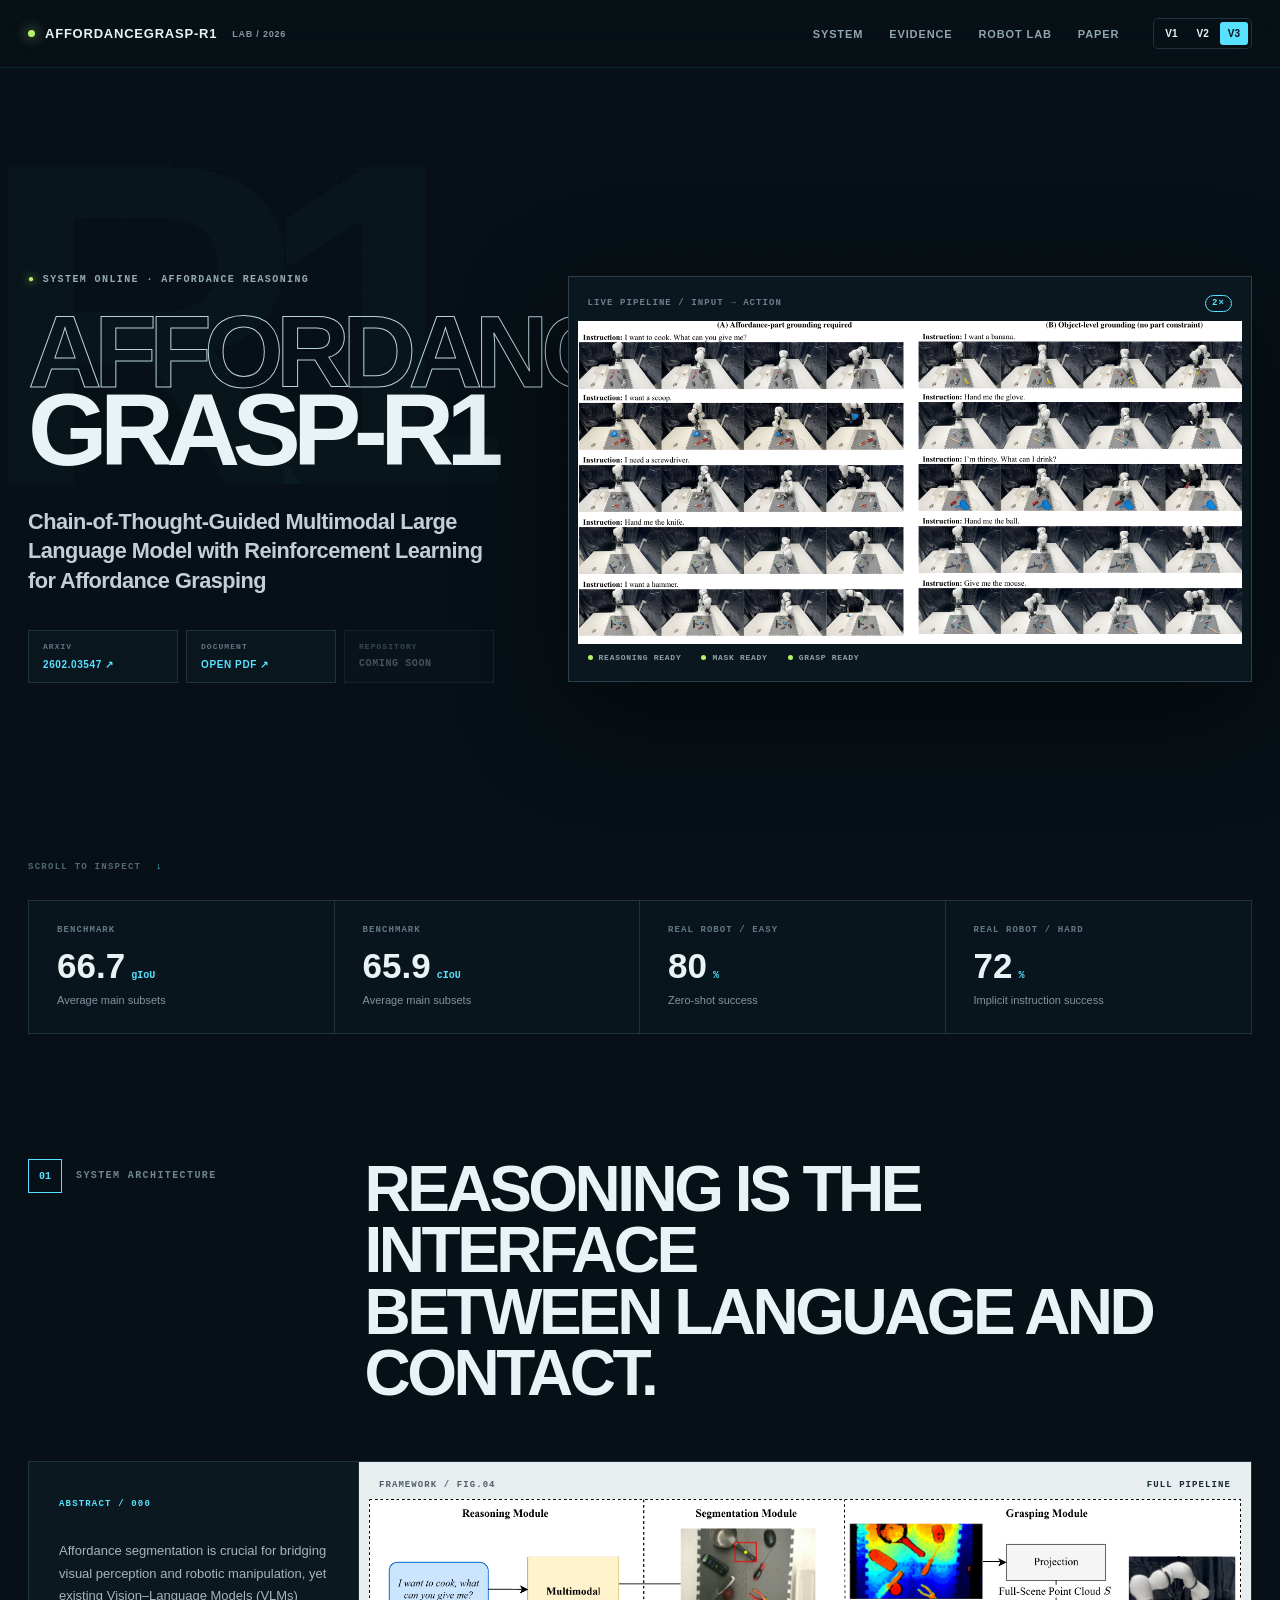
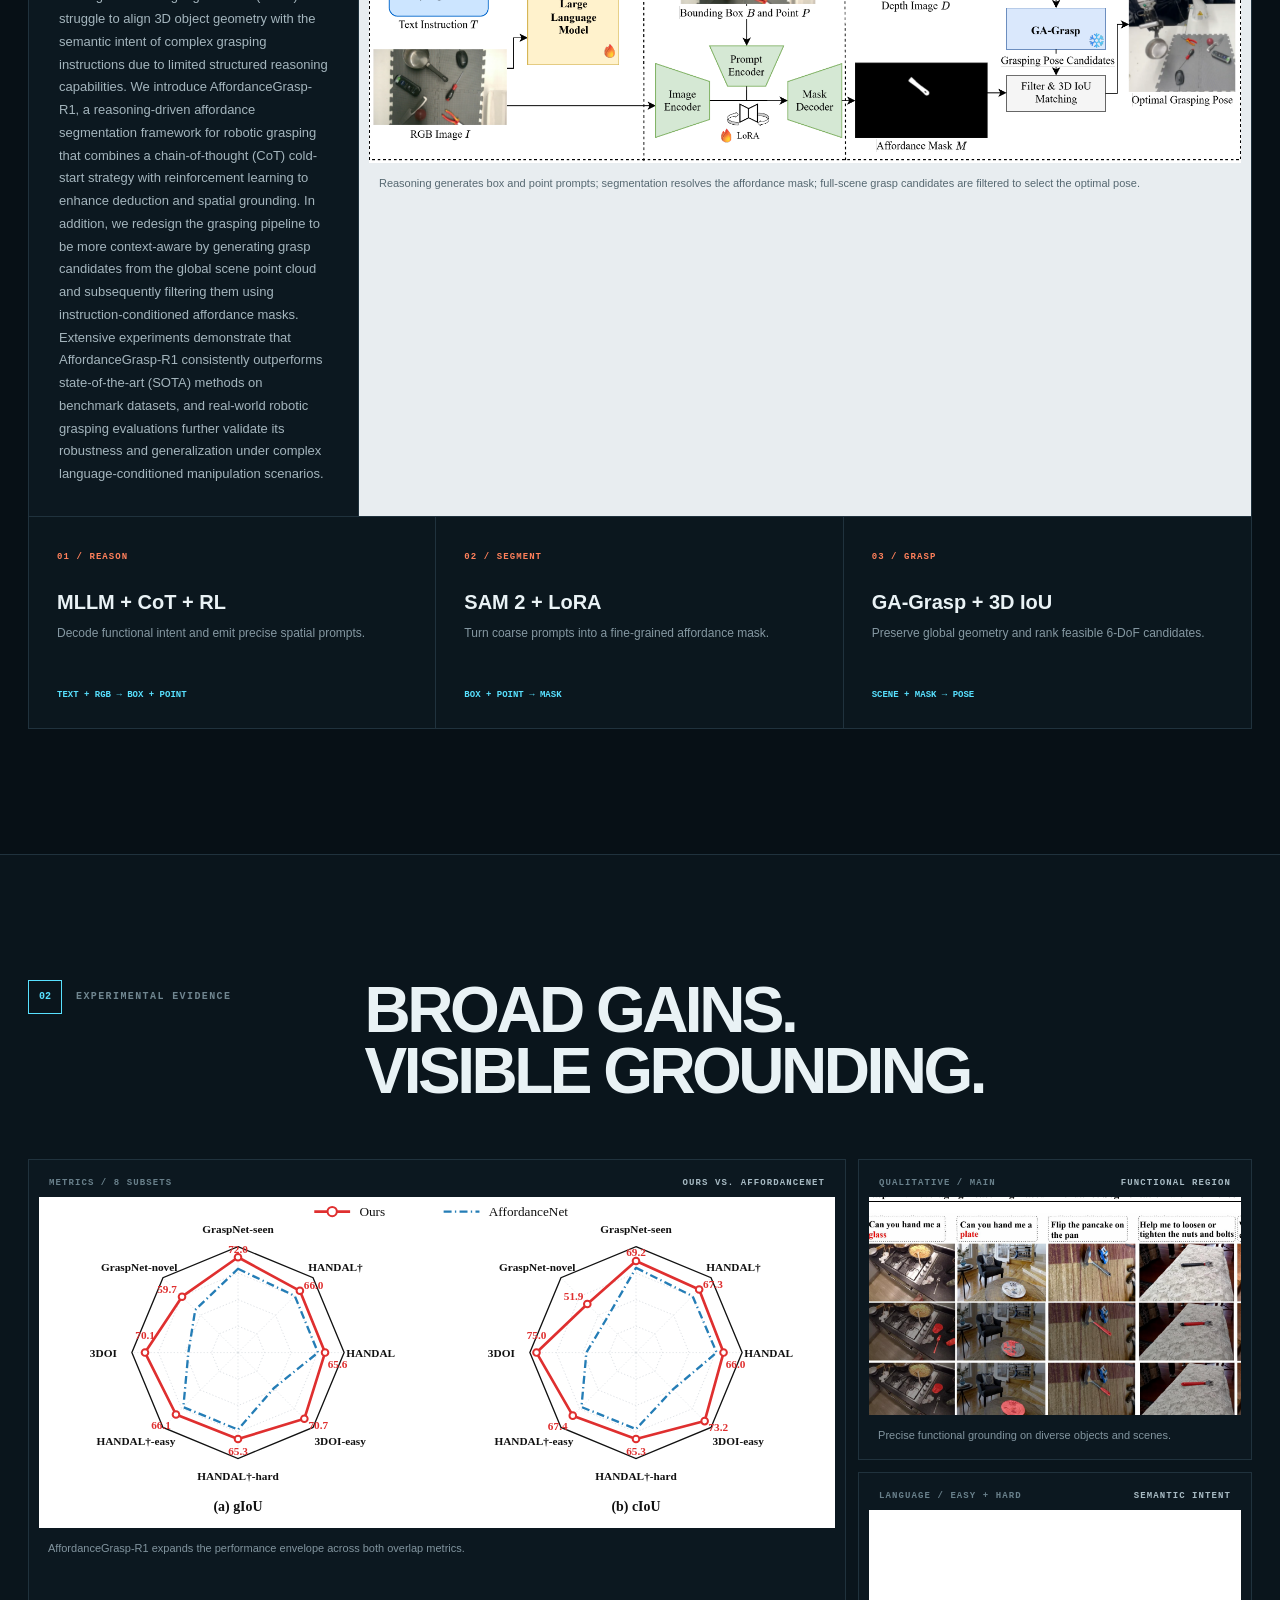
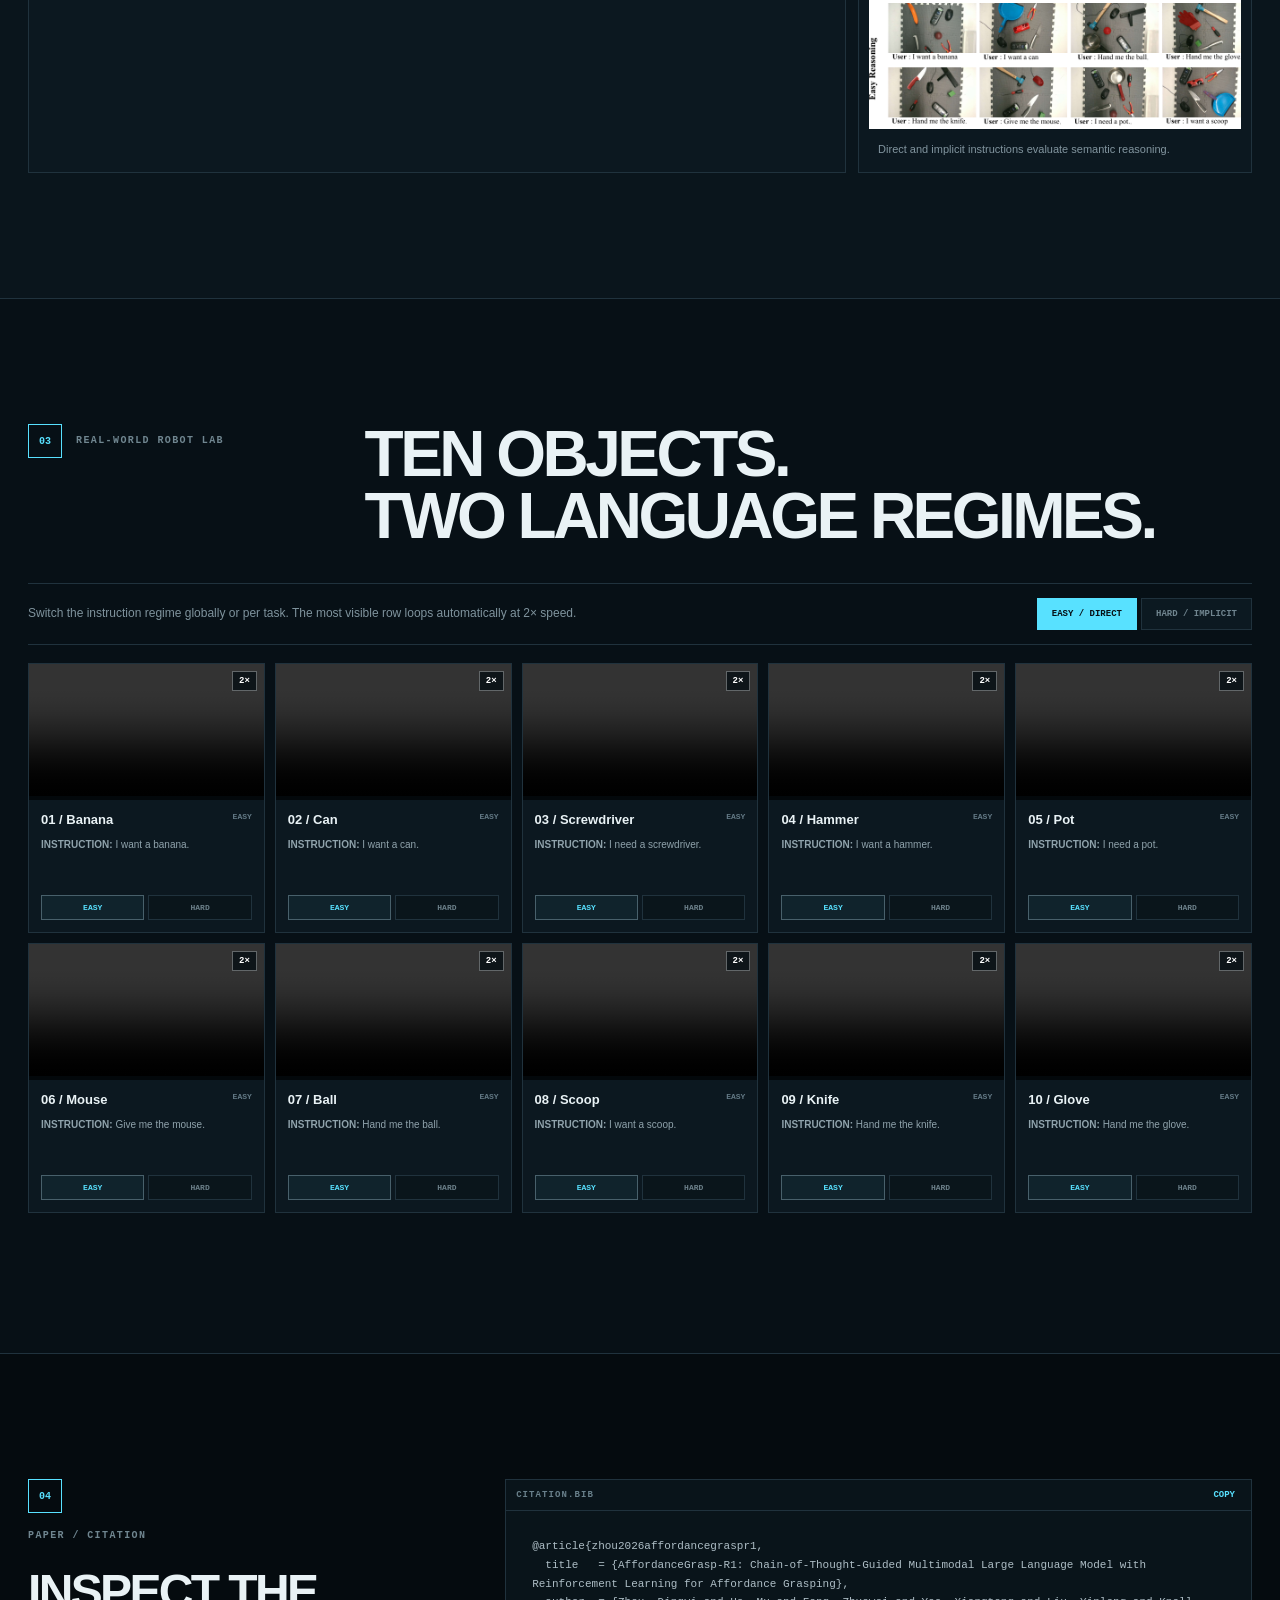
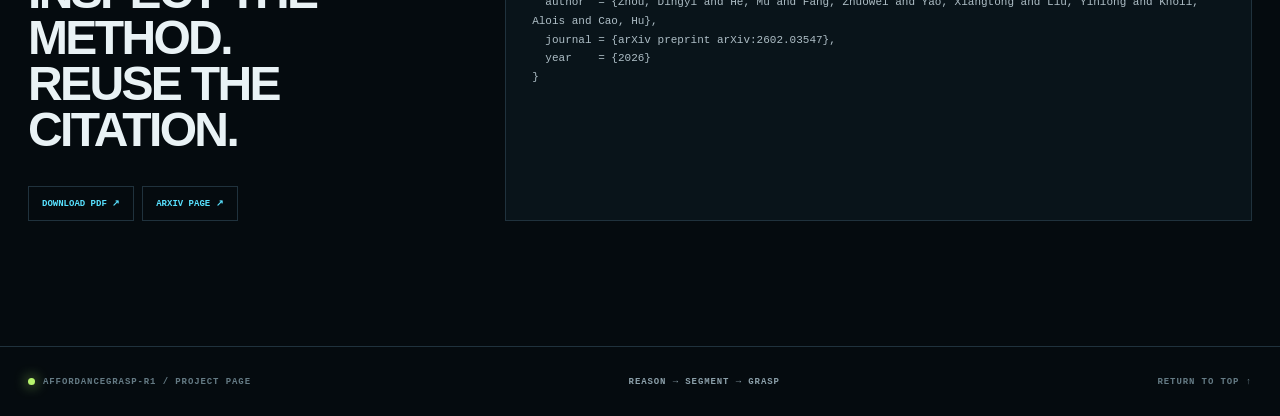
<file: version-3/index.html>
<!DOCTYPE html>
<html lang="en">
<head>
  <meta charset="UTF-8" />
  <meta name="viewport" content="width=device-width, initial-scale=1.0" />
  <meta name="description" content="AffordanceGrasp-R1: Chain-of-Thought-Guided Multimodal Large Language Model with Reinforcement Learning for Affordance Grasping." />
  <title>AffordanceGrasp-R1 | Lab Console Version</title>
  <link rel="stylesheet" href="style.css" />
</head>
<body>
  <div class="grid-noise" aria-hidden="true"></div>
  <header class="console-nav">
    <a class="console-brand" href="#top"><i></i><span>AffordanceGrasp-R1</span><em>LAB / 2026</em></a>
    <nav aria-label="Primary navigation">
      <a href="#system">System</a><a href="#evidence">Evidence</a><a href="#robot">Robot Lab</a><a href="#paper">Paper</a>
    </nav>
    <div class="version-nav"><a href="../">V1</a><a href="../version-2/">V2</a><b>V3</b></div>
  </header>

  <main id="top">
    <section class="hero deck">
      <div class="hero-copy">
        <p class="terminal-line"><span>●</span> SYSTEM ONLINE · AFFORDANCE REASONING</p>
        <h1><span>Affordance</span><br />Grasp-R1</h1>
        <p class="hero-title">Chain-of-Thought-Guided Multimodal Large Language Model with Reinforcement Learning for Affordance Grasping</p>
        <div class="hero-actions">
          <a href="https://arxiv.org/abs/2602.03547" target="_blank" rel="noreferrer"><span>ARXIV</span><b>2602.03547 ↗</b></a>
          <a href="../static/pdf/AffordanceGraspR1_TRO2026.pdf" target="_blank"><span>DOCUMENT</span><b>OPEN PDF ↗</b></a>
          <span class="disabled"><span>REPOSITORY</span><b>COMING SOON</b></span>
        </div>
      </div>
      <div class="hero-screen">
        <div class="screen-bar"><span>LIVE PIPELINE / INPUT → ACTION</span><b>2×</b></div>
        <img src="../static/images/teaser_robot.png" alt="Affordance grounding and robotic grasping examples" />
        <div class="screen-status"><span><i></i> REASONING READY</span><span><i></i> MASK READY</span><span><i></i> GRASP READY</span></div>
      </div>
      <div class="scroll-cue">SCROLL TO INSPECT <span>↓</span></div>
    </section>

    <section class="metrics deck" aria-label="Key metrics">
      <article><small>BENCHMARK</small><strong>66.7<em>gIoU</em></strong><span>Average main subsets</span></article>
      <article><small>BENCHMARK</small><strong>65.9<em>cIoU</em></strong><span>Average main subsets</span></article>
      <article><small>REAL ROBOT / EASY</small><strong>80<em>%</em></strong><span>Zero-shot success</span></article>
      <article><small>REAL ROBOT / HARD</small><strong>72<em>%</em></strong><span>Implicit instruction success</span></article>
    </section>

    <section class="section deck" id="system">
      <header class="section-header">
        <div><span class="section-index">01</span><p>SYSTEM ARCHITECTURE</p></div>
        <h2>Reasoning is the interface<br />between language and contact.</h2>
      </header>
      <div class="system-grid">
        <article class="system-copy">
          <span class="module-id">ABSTRACT / 000</span>
          <p>Affordance segmentation is crucial for bridging visual perception and robotic manipulation, yet existing Vision–Language Models (VLMs) struggle to align 3D object geometry with the semantic intent of complex grasping instructions due to limited structured reasoning capabilities. We introduce AffordanceGrasp-R1, a reasoning-driven affordance segmentation framework for robotic grasping that combines a chain-of-thought (CoT) cold-start strategy with reinforcement learning to enhance deduction and spatial grounding. In addition, we redesign the grasping pipeline to be more context-aware by generating grasp candidates from the global scene point cloud and subsequently filtering them using instruction-conditioned affordance masks. Extensive experiments demonstrate that AffordanceGrasp-R1 consistently outperforms state-of-the-art (SOTA) methods on benchmark datasets, and real-world robotic grasping evaluations further validate its robustness and generalization under complex language-conditioned manipulation scenarios.</p>
        </article>
        <figure class="system-figure">
          <div class="panel-label"><span>FRAMEWORK / FIG.04</span><b>FULL PIPELINE</b></div>
          <img src="../static/images/overview_new.png" alt="Overview of AffordanceGrasp-R1" />
          <figcaption>Reasoning generates box and point prompts; segmentation resolves the affordance mask; full-scene grasp candidates are filtered to select the optimal pose.</figcaption>
        </figure>
      </div>
      <div class="module-grid">
        <article><span>01 / REASON</span><b>MLLM + CoT + RL</b><p>Decode functional intent and emit precise spatial prompts.</p><i>TEXT + RGB → BOX + POINT</i></article>
        <article><span>02 / SEGMENT</span><b>SAM 2 + LoRA</b><p>Turn coarse prompts into a fine-grained affordance mask.</p><i>BOX + POINT → MASK</i></article>
        <article><span>03 / GRASP</span><b>GA-Grasp + 3D IoU</b><p>Preserve global geometry and rank feasible 6-DoF candidates.</p><i>SCENE + MASK → POSE</i></article>
      </div>
    </section>

    <section class="section evidence-section" id="evidence">
      <div class="deck">
        <header class="section-header">
          <div><span class="section-index">02</span><p>EXPERIMENTAL EVIDENCE</p></div>
          <h2>Broad gains.<br />Visible grounding.</h2>
        </header>
        <div class="evidence-grid">
          <figure class="radar-panel">
            <div class="panel-label"><span>METRICS / 8 SUBSETS</span><b>OURS VS. AFFORDANCENET</b></div>
            <img src="../static/images/radar_comparison.svg" alt="Radar-chart benchmark comparison" />
            <figcaption>AffordanceGrasp-R1 expands the performance envelope across both overlap metrics.</figcaption>
          </figure>
          <div class="visual-stack">
            <figure><div class="panel-label"><span>QUALITATIVE / MAIN</span><b>FUNCTIONAL REGION</b></div><img src="../static/images/reasoning_compare.png" alt="Qualitative affordance segmentation results" /><figcaption>Precise functional grounding on diverse objects and scenes.</figcaption></figure>
            <figure><div class="panel-label"><span>LANGUAGE / EASY + HARD</span><b>SEMANTIC INTENT</b></div><img src="../static/images/reasoning_examples.png" alt="Easy and hard instruction examples" /><figcaption>Direct and implicit instructions evaluate semantic reasoning.</figcaption></figure>
          </div>
        </div>
      </div>
    </section>

    <section class="section deck robot-lab" id="robot">
      <header class="section-header robot-heading">
        <div><span class="section-index">03</span><p>REAL-WORLD ROBOT LAB</p></div>
        <h2>Ten objects.<br />Two language regimes.</h2>
      </header>
      <div class="lab-toolbar">
        <p>Switch the instruction regime globally or per task. The most visible row loops automatically at 2× speed.</p>
        <div class="mode-switch" role="group" aria-label="Instruction mode"><button class="is-active" data-mode="easy">EASY / DIRECT</button><button data-mode="hard">HARD / IMPLICIT</button></div>
      </div>
      <div class="task-grid" id="taskGrid"></div>
    </section>

    <section class="section paper-section" id="paper">
      <div class="deck paper-grid">
        <div>
          <span class="section-index">04</span>
          <p class="paper-kicker">PAPER / CITATION</p>
          <h2>Inspect the method.<br />Reuse the citation.</h2>
          <div class="paper-links"><a href="../static/pdf/AffordanceGraspR1_TRO2026.pdf" target="_blank">DOWNLOAD PDF ↗</a><a href="https://arxiv.org/abs/2602.03547" target="_blank" rel="noreferrer">ARXIV PAGE ↗</a></div>
        </div>
        <div class="bib-console">
          <div class="panel-label"><span>CITATION.BIB</span><button id="copyBtn">COPY</button></div>
<pre id="bibtex">@article{zhou2026affordancegraspr1,
  title   = {AffordanceGrasp-R1: Chain-of-Thought-Guided Multimodal Large Language Model with Reinforcement Learning for Affordance Grasping},
  author  = {Zhou, Dingyi and He, Mu and Fang, Zhuowei and Yao, Xiangtong and Liu, Yinlong and Knoll, Alois and Cao, Hu},
  journal = {arXiv preprint arXiv:2602.03547},
  year    = {2026}
}</pre>
        </div>
      </div>
    </section>
  </main>

  <footer><div class="deck"><span><i></i> AFFORDANCEGRASP-R1 / PROJECT PAGE</span><b>REASON → SEGMENT → GRASP</b><a href="#top">RETURN TO TOP ↑</a></div></footer>
  <script src="script.js"></script>
</body>
</html>
</file>
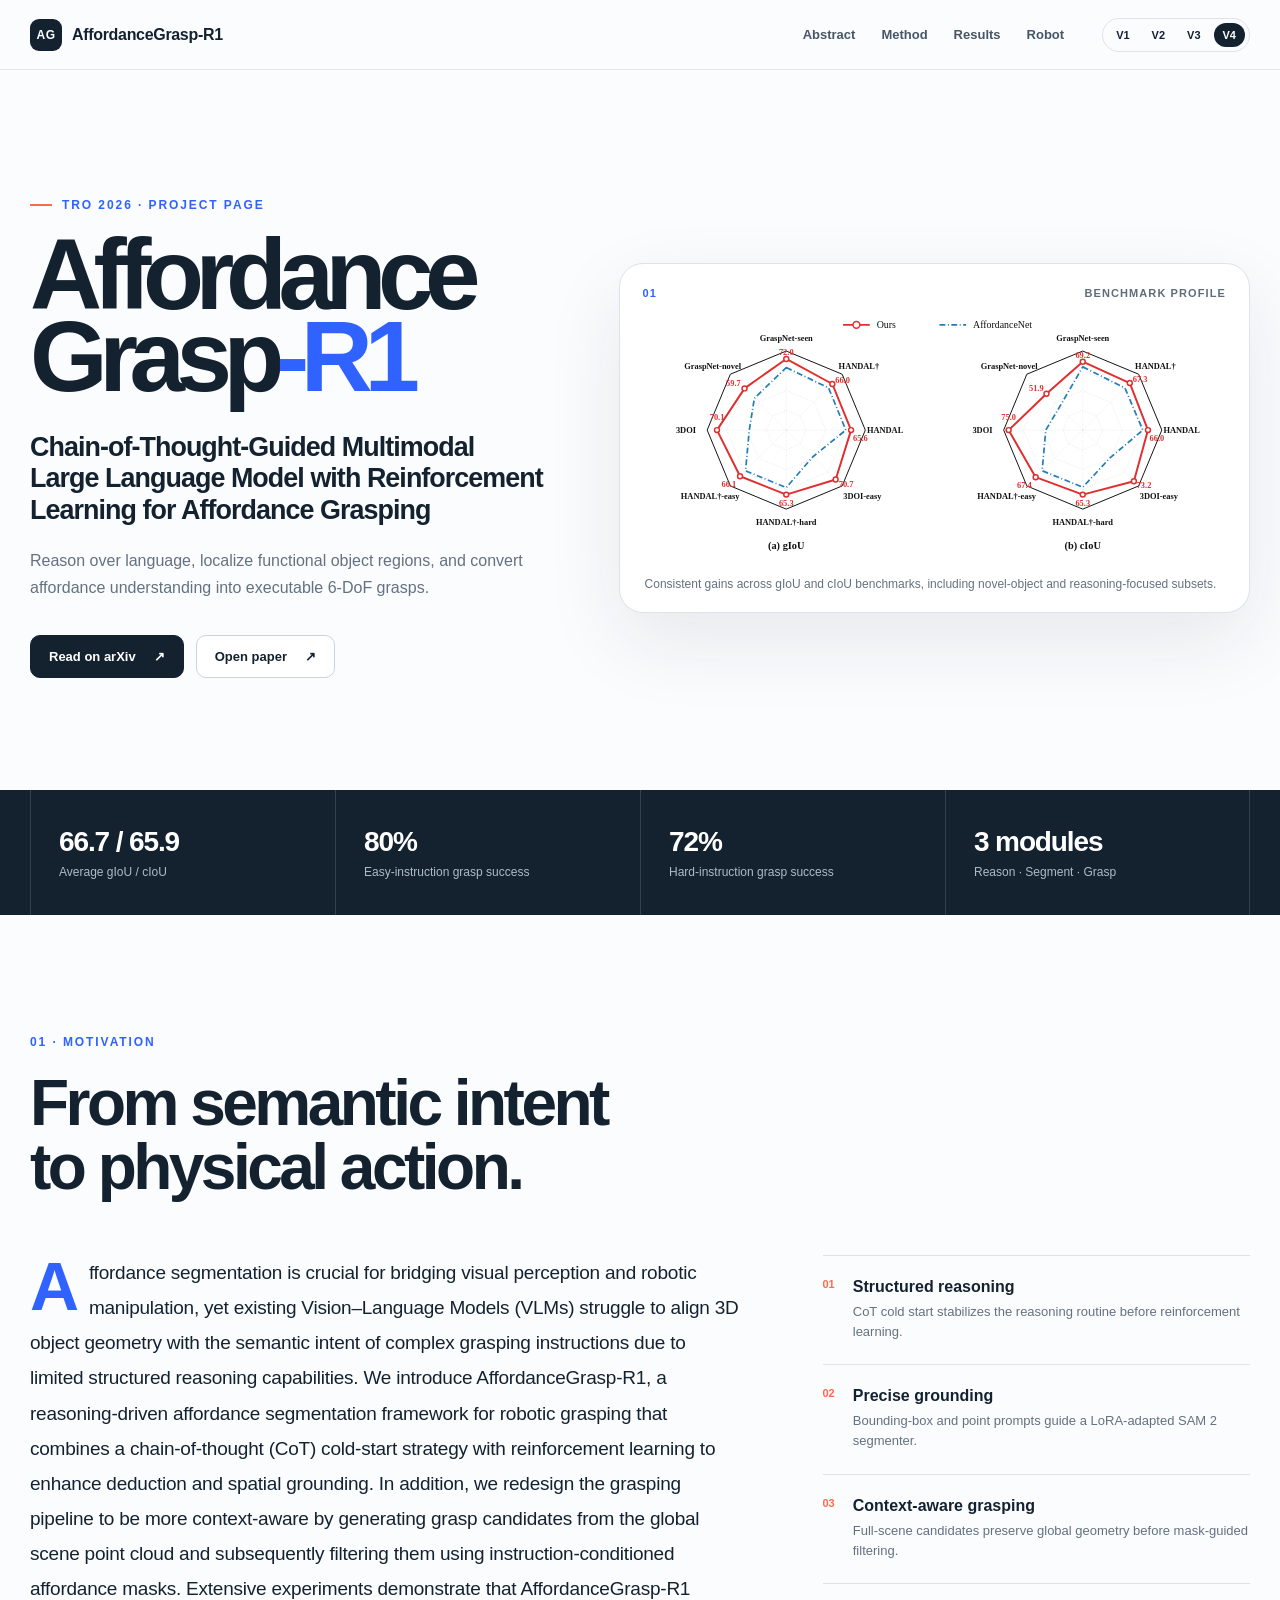
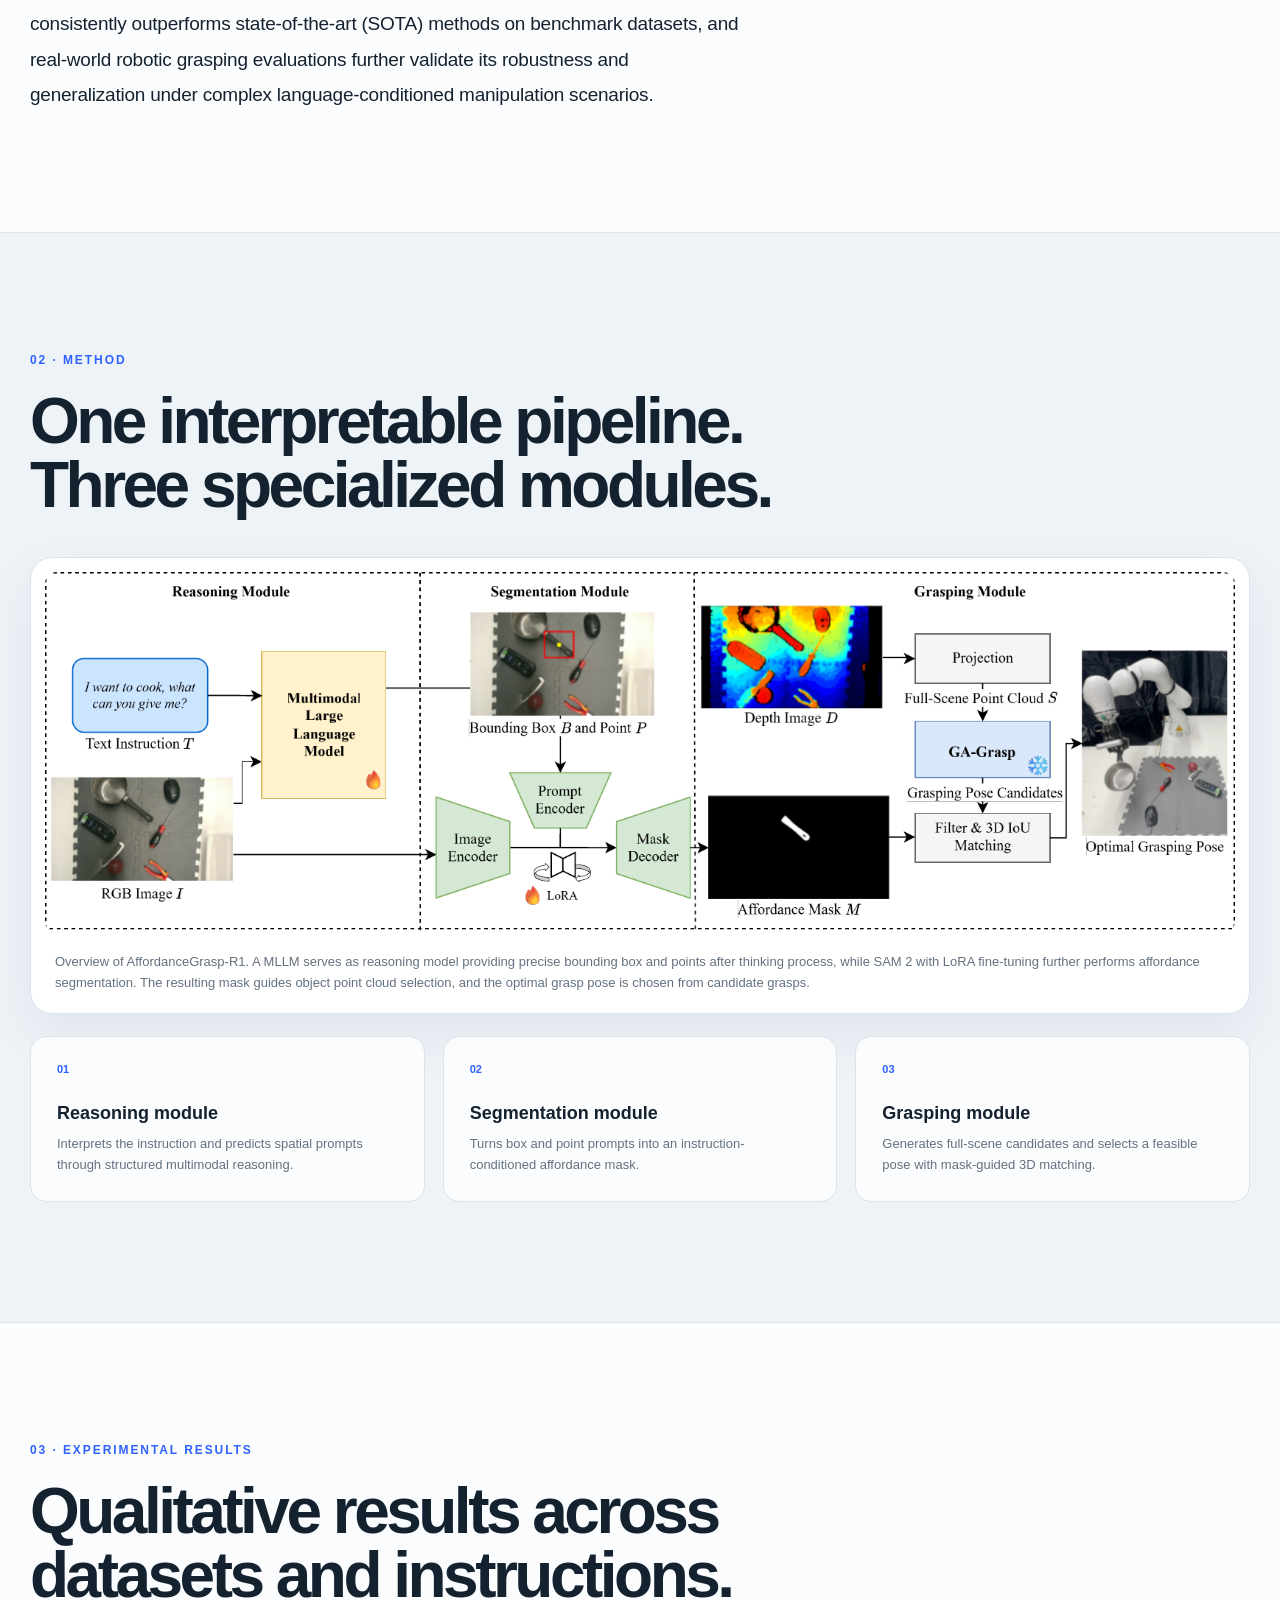
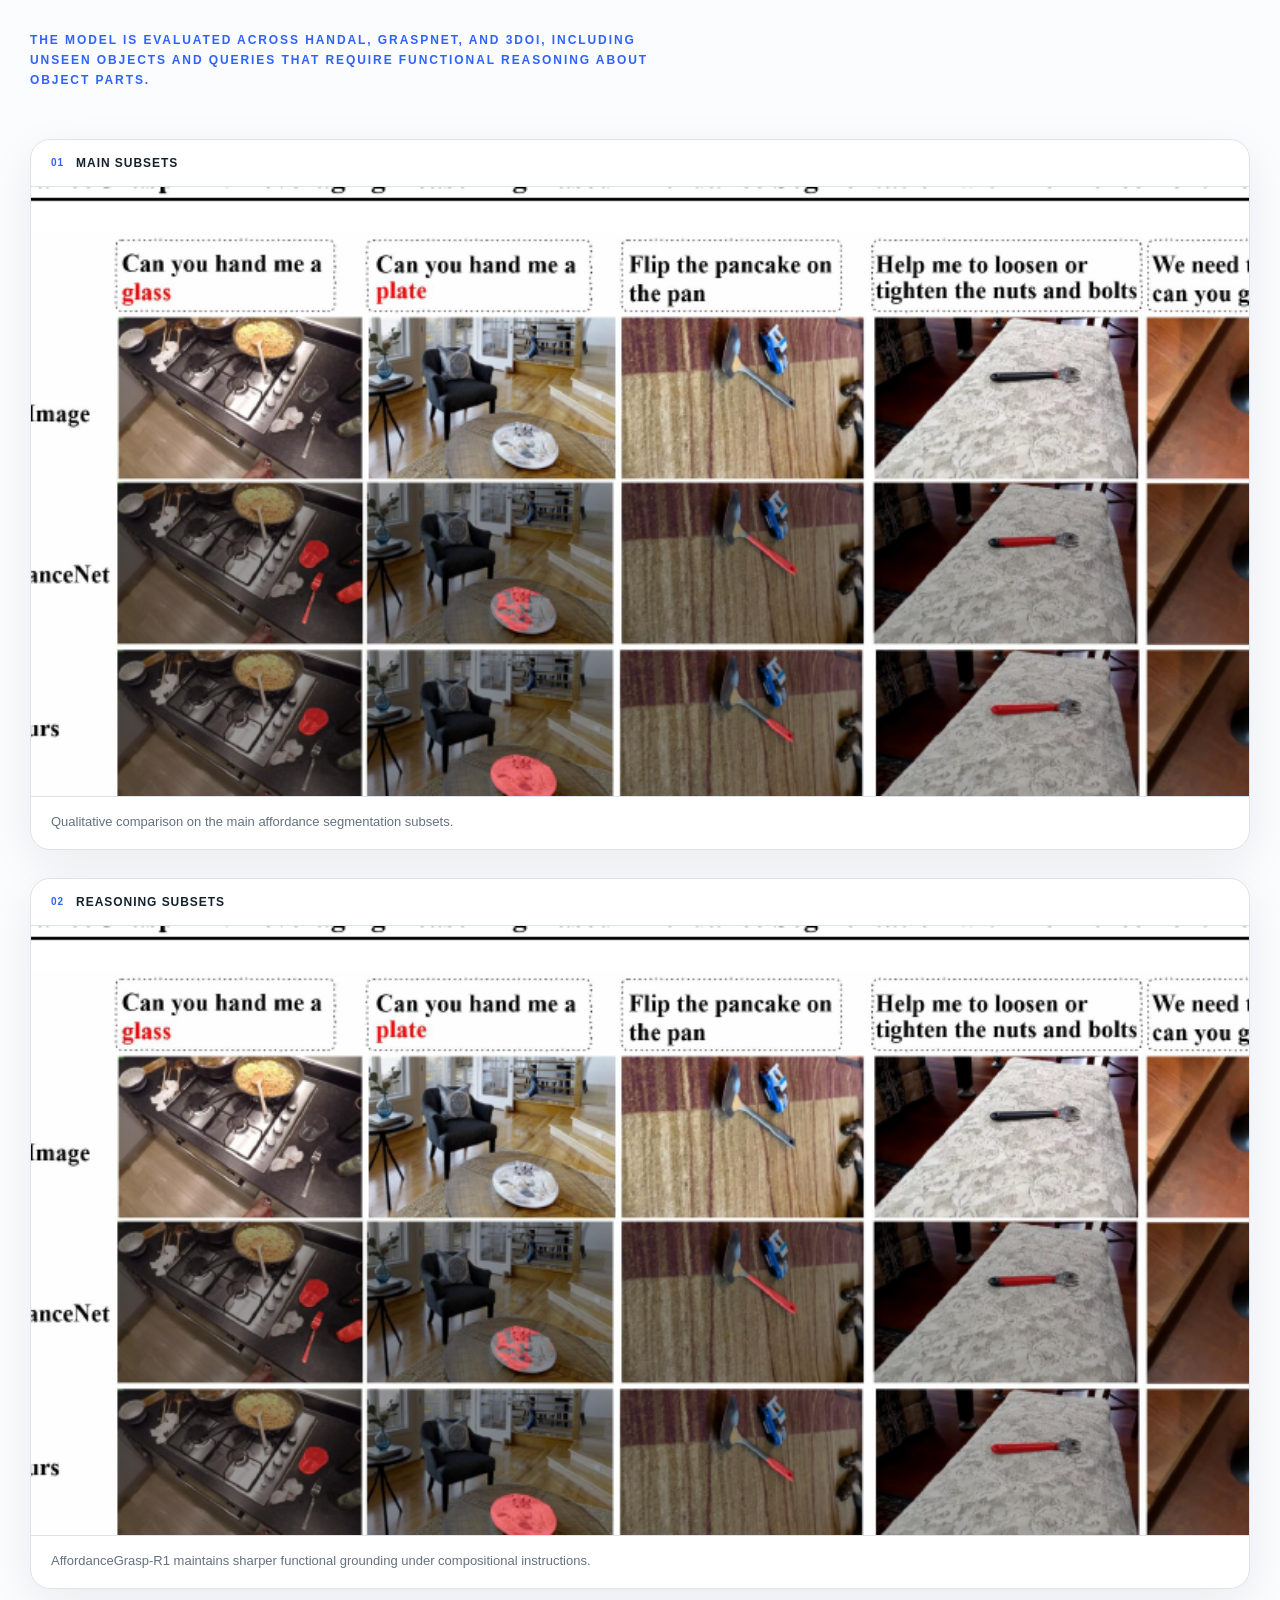
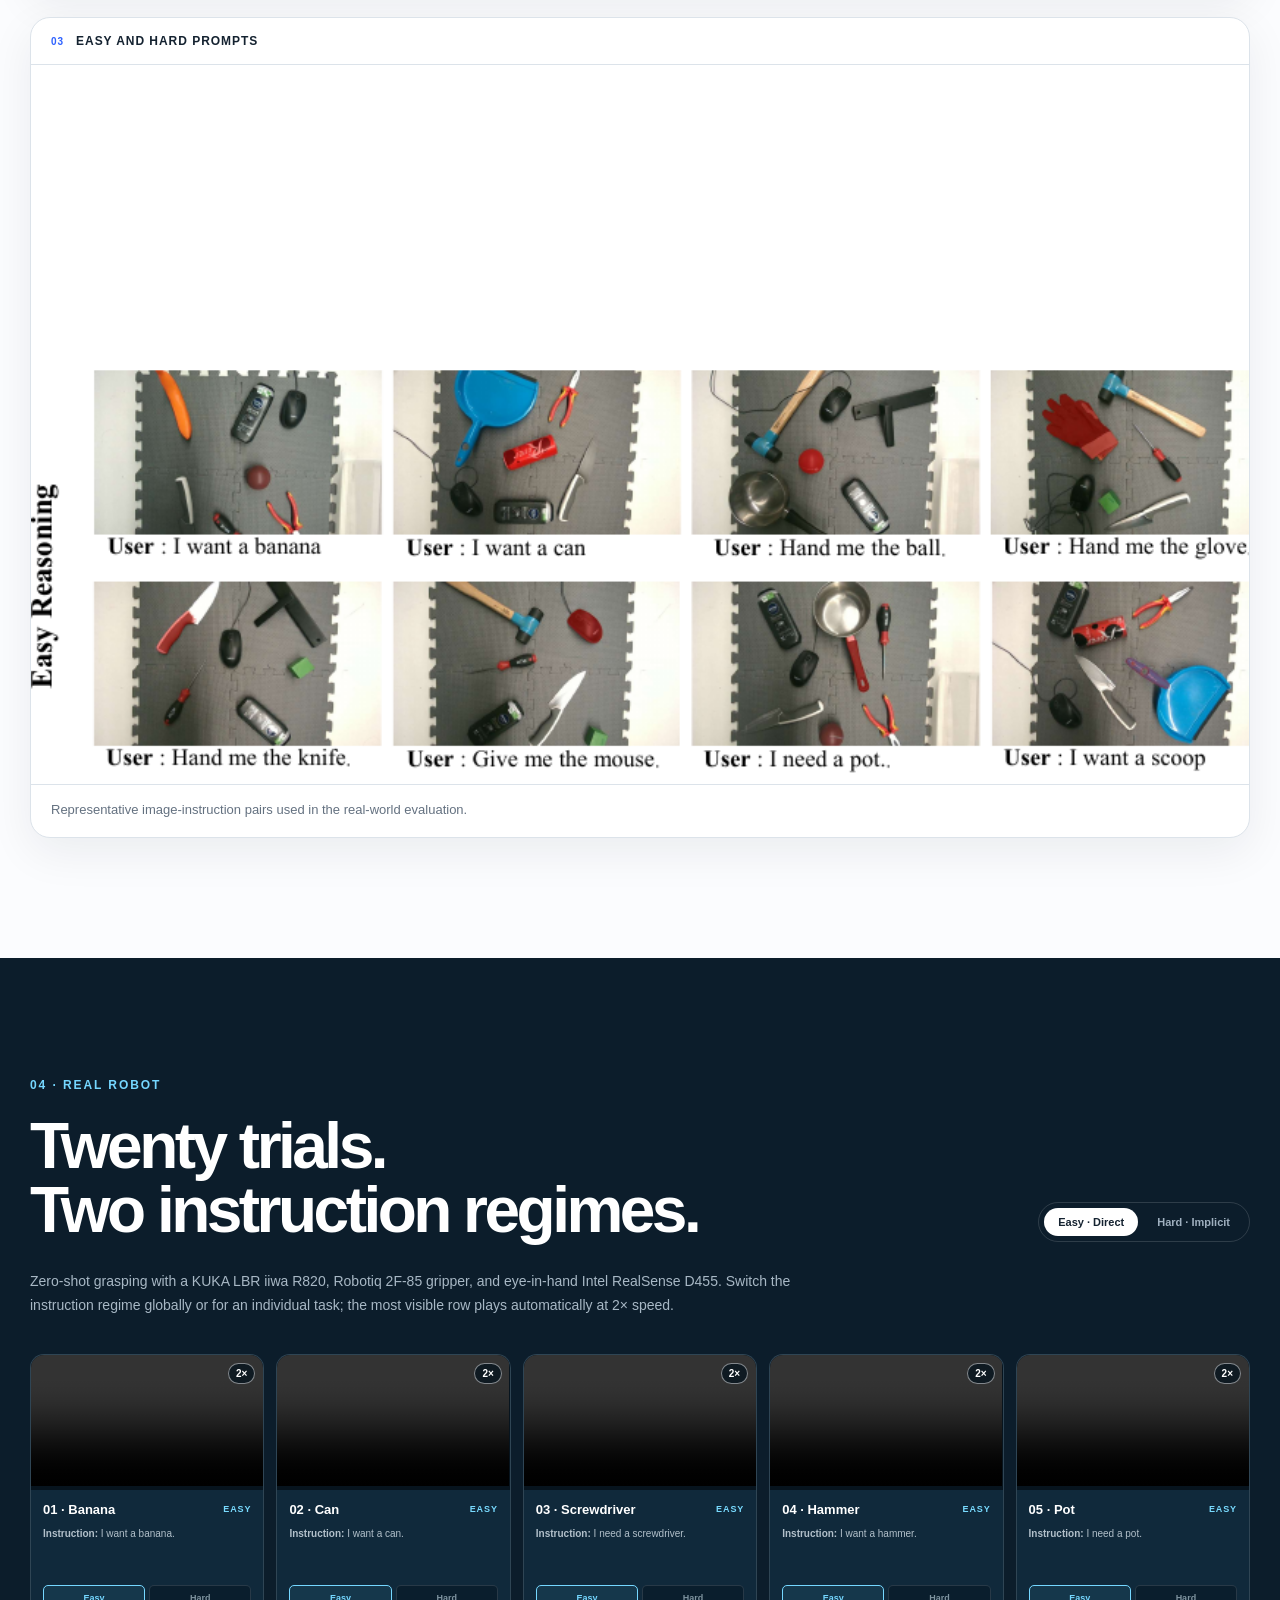
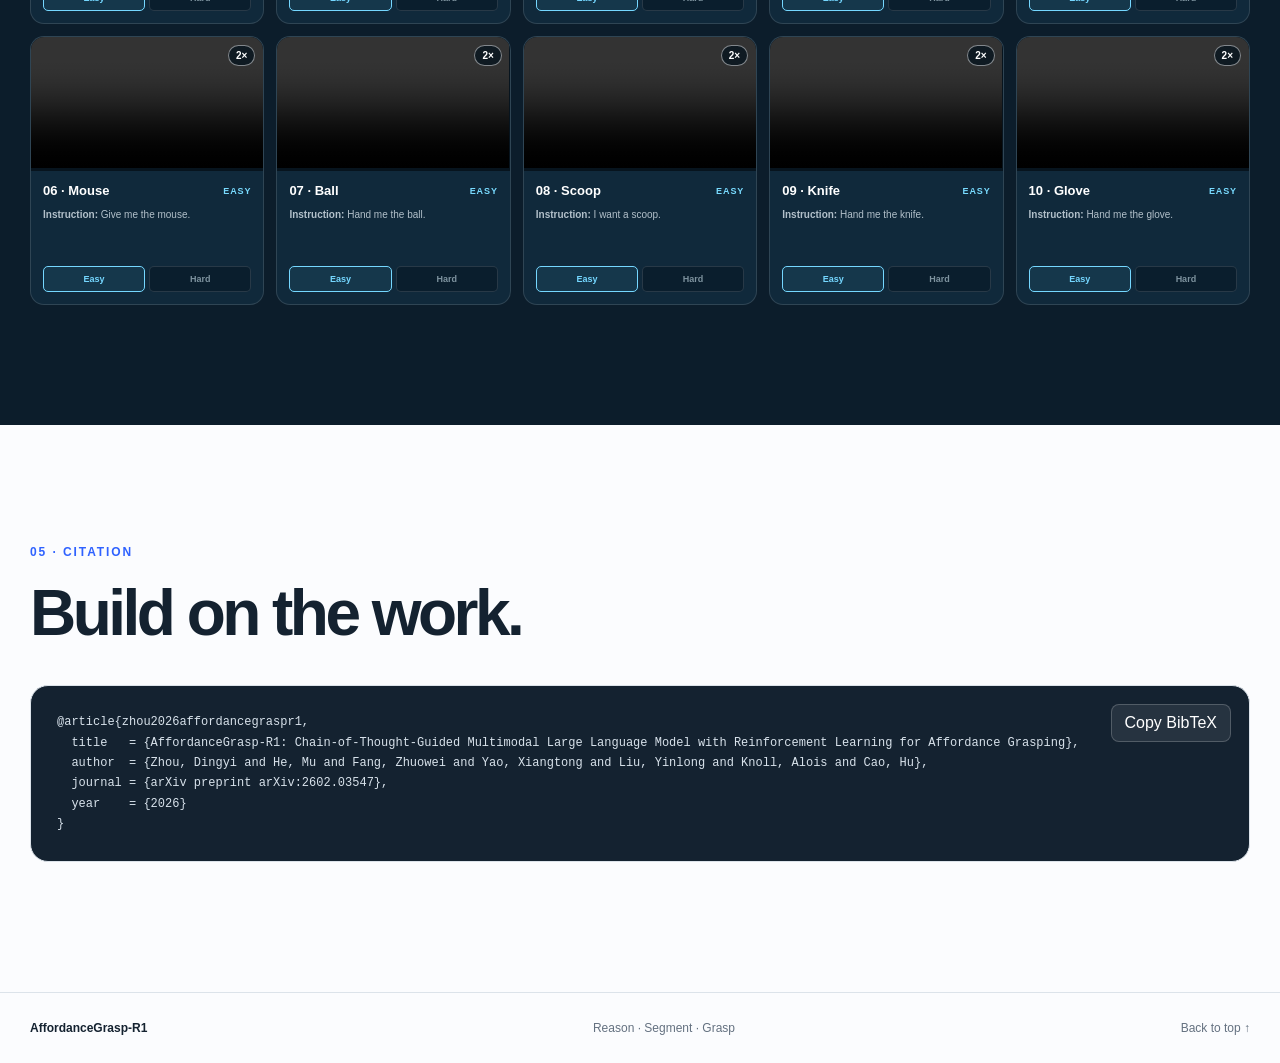
<file: version-4/index.html>
<!DOCTYPE html>
<html lang="en">
<head>
  <meta charset="UTF-8" />
  <meta name="viewport" content="width=device-width, initial-scale=1.0" />
  <meta name="description" content="AffordanceGrasp-R1: Chain-of-Thought-Guided Multimodal Large Language Model with Reinforcement Learning for Affordance Grasping." />
  <title>AffordanceGrasp-R1 | Hybrid Version</title>
  <link rel="stylesheet" href="style.css" />
</head>
<body>
  <header class="topbar">
    <a class="brand" href="#top"><span>AG</span> AffordanceGrasp-R1</a>
    <nav aria-label="Primary navigation">
      <a href="#abstract">Abstract</a>
      <a href="#method">Method</a>
      <a href="#results">Results</a>
      <a href="#robot">Robot</a>
    </nav>
    <div class="version-nav" aria-label="Page versions">
      <a href="../">V1</a><a href="../version-2/">V2</a><a href="../version-3/">V3</a><b>V4</b>
    </div>
  </header>

  <main id="top">
    <section class="hero shell">
      <div class="hero-copy">
        <p class="kicker"><span></span> TRO 2026 · Project Page</p>
        <h1>Affordance<br />Grasp<span>-R1</span></h1>
        <p class="hero-subtitle">Chain-of-Thought-Guided Multimodal Large Language Model with Reinforcement Learning for Affordance Grasping</p>
        <p class="hero-summary">Reason over language, localize functional object regions, and convert affordance understanding into executable 6-DoF grasps.</p>
        <div class="hero-actions">
          <a class="button primary" href="https://arxiv.org/abs/2602.03547" target="_blank" rel="noreferrer">Read on arXiv <span>↗</span></a>
          <a class="button" href="../static/pdf/AffordanceGraspR1_TRO2026.pdf" target="_blank">Open paper <span>↗</span></a>
        </div>
      </div>
      <figure class="hero-visual">
        <div class="visual-label"><span>01</span> Benchmark profile</div>
        <img src="../static/images/radar_comparison.svg" alt="Radar comparison of AffordanceGrasp-R1 and AffordanceNet" />
        <figcaption>Consistent gains across gIoU and cIoU benchmarks, including novel-object and reasoning-focused subsets.</figcaption>
      </figure>
    </section>

    <section class="signal-strip" aria-label="Key results">
      <div class="shell signals">
        <div><b>66.7 / 65.9</b><span>Average gIoU / cIoU</span></div>
        <div><b>80%</b><span>Easy-instruction grasp success</span></div>
        <div><b>72%</b><span>Hard-instruction grasp success</span></div>
        <div><b>3 modules</b><span>Reason · Segment · Grasp</span></div>
      </div>
    </section>

    <section class="section shell" id="abstract">
      <div class="section-heading">
        <p>01 · Motivation</p>
        <h2>From semantic intent<br />to physical action.</h2>
      </div>
      <div class="abstract-layout">
        <p class="abstract-text">Affordance segmentation is crucial for bridging visual perception and robotic manipulation, yet existing Vision–Language Models (VLMs) struggle to align 3D object geometry with the semantic intent of complex grasping instructions due to limited structured reasoning capabilities. We introduce AffordanceGrasp-R1, a reasoning-driven affordance segmentation framework for robotic grasping that combines a chain-of-thought (CoT) cold-start strategy with reinforcement learning to enhance deduction and spatial grounding. In addition, we redesign the grasping pipeline to be more context-aware by generating grasp candidates from the global scene point cloud and subsequently filtering them using instruction-conditioned affordance masks. Extensive experiments demonstrate that AffordanceGrasp-R1 consistently outperforms state-of-the-art (SOTA) methods on benchmark datasets, and real-world robotic grasping evaluations further validate its robustness and generalization under complex language-conditioned manipulation scenarios.</p>
        <aside class="contribution-list">
          <article><span>01</span><div><h3>Structured reasoning</h3><p>CoT cold start stabilizes the reasoning routine before reinforcement learning.</p></div></article>
          <article><span>02</span><div><h3>Precise grounding</h3><p>Bounding-box and point prompts guide a LoRA-adapted SAM 2 segmenter.</p></div></article>
          <article><span>03</span><div><h3>Context-aware grasping</h3><p>Full-scene candidates preserve global geometry before mask-guided filtering.</p></div></article>
        </aside>
      </div>
    </section>

    <section class="section method-section" id="method">
      <div class="shell">
        <div class="section-heading compact">
          <p>02 · Method</p>
          <h2>One interpretable pipeline.<br />Three specialized modules.</h2>
        </div>
        <figure class="method-figure">
          <img src="../static/images/overview_new.png" alt="Overview of AffordanceGrasp-R1" />
          <figcaption>Overview of AffordanceGrasp-R1. A MLLM serves as reasoning model providing precise bounding box and points after thinking process, while SAM 2 with LoRA fine-tuning further performs affordance segmentation. The resulting mask guides object point cloud selection, and the optimal grasp pose is chosen from candidate grasps.</figcaption>
        </figure>
        <div class="stage-grid">
          <article><b>01</b><span>Reasoning module</span><p>Interprets the instruction and predicts spatial prompts through structured multimodal reasoning.</p></article>
          <article><b>02</b><span>Segmentation module</span><p>Turns box and point prompts into an instruction-conditioned affordance mask.</p></article>
          <article><b>03</b><span>Grasping module</span><p>Generates full-scene candidates and selects a feasible pose with mask-guided 3D matching.</p></article>
        </div>
      </div>
    </section>

    <section class="section shell" id="results">
      <div class="section-heading experiment-heading">
        <p>03 · Experimental Results</p>
        <h2>Qualitative results across<br />datasets and instructions.</h2>
        <p class="heading-note">The model is evaluated across HANDAL, GraspNet, and 3DOI, including unseen objects and queries that require functional reasoning about object parts.</p>
      </div>
      <div class="figure-stack">
        <figure class="paper-card">
          <div class="figure-label"><span>01</span> Main subsets</div>
          <img src="https://arxiv.org/html/2602.03547v1/Visual_affgrasp_r1_new.png" data-fallback="../static/images/reasoning_compare.png" alt="Qualitative comparison on the main affordance segmentation subsets" />
          <figcaption>Qualitative comparison on the main affordance segmentation subsets.</figcaption>
        </figure>
        <figure class="paper-card">
          <div class="figure-label"><span>02</span> Reasoning subsets</div>
          <img src="https://arxiv.org/html/2602.03547v1/reasoning_Visual_affgrasp_r1_new.png" data-fallback="../static/images/reasoning_compare.png" alt="Qualitative comparison on reasoning-based affordance segmentation subsets" />
          <figcaption>AffordanceGrasp-R1 maintains sharper functional grounding under compositional instructions.</figcaption>
        </figure>
        <figure class="paper-card">
          <div class="figure-label"><span>03</span> Easy and hard prompts</div>
          <img src="https://arxiv.org/html/2602.03547v1/easy_hard_reasoning.png" data-fallback="../static/images/reasoning_examples.png" alt="Easy and hard reasoning-based instruction examples" />
          <figcaption>Representative image-instruction pairs used in the real-world evaluation.</figcaption>
        </figure>
      </div>
    </section>

    <section class="section robot-section" id="robot">
      <div class="shell">
        <div class="section-heading row-heading light">
          <div><p>04 · Real robot</p><h2>Twenty trials.<br />Two instruction regimes.</h2></div>
          <div class="mode-switch" role="group" aria-label="Instruction mode">
            <button class="is-active" data-mode="easy">Easy · Direct</button>
            <button data-mode="hard">Hard · Implicit</button>
          </div>
        </div>
        <p class="robot-lead">Zero-shot grasping with a KUKA LBR iiwa R820, Robotiq 2F-85 gripper, and eye-in-hand Intel RealSense D455. Switch the instruction regime globally or for an individual task; the most visible row plays automatically at 2× speed.</p>
        <div class="task-grid" id="taskGrid" aria-live="polite"></div>
      </div>
    </section>

    <section class="section shell citation-section" id="citation">
      <div class="section-heading compact"><p>05 · Citation</p><h2>Build on the work.</h2></div>
      <div class="citation-card">
<pre id="bibtex">@article{zhou2026affordancegraspr1,
  title   = {AffordanceGrasp-R1: Chain-of-Thought-Guided Multimodal Large Language Model with Reinforcement Learning for Affordance Grasping},
  author  = {Zhou, Dingyi and He, Mu and Fang, Zhuowei and Yao, Xiangtong and Liu, Yinlong and Knoll, Alois and Cao, Hu},
  journal = {arXiv preprint arXiv:2602.03547},
  year    = {2026}
}</pre>
        <button id="copyBtn" type="button">Copy BibTeX</button>
      </div>
    </section>
  </main>

  <footer><div class="shell"><b>AffordanceGrasp-R1</b><span>Reason · Segment · Grasp</span><a href="#top">Back to top ↑</a></div></footer>
  <script src="script.js"></script>
</body>
</html>
</file>
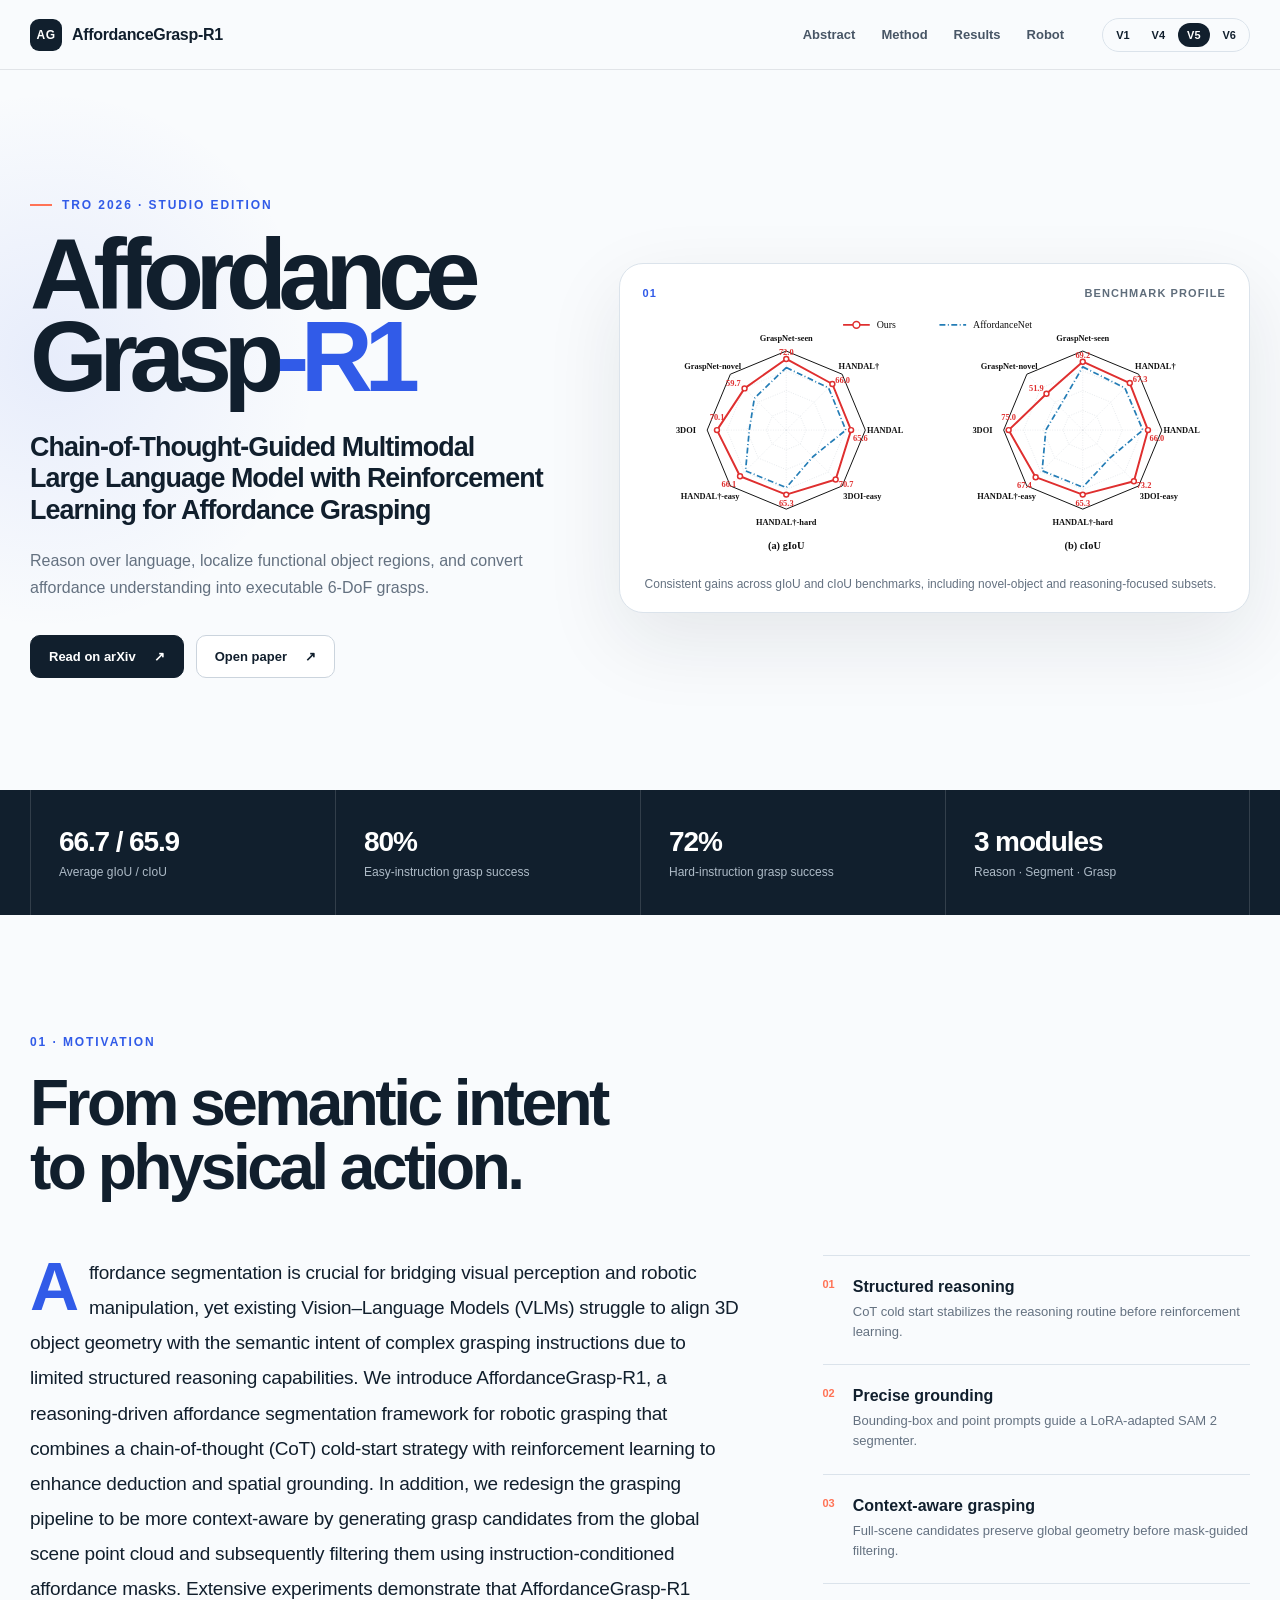
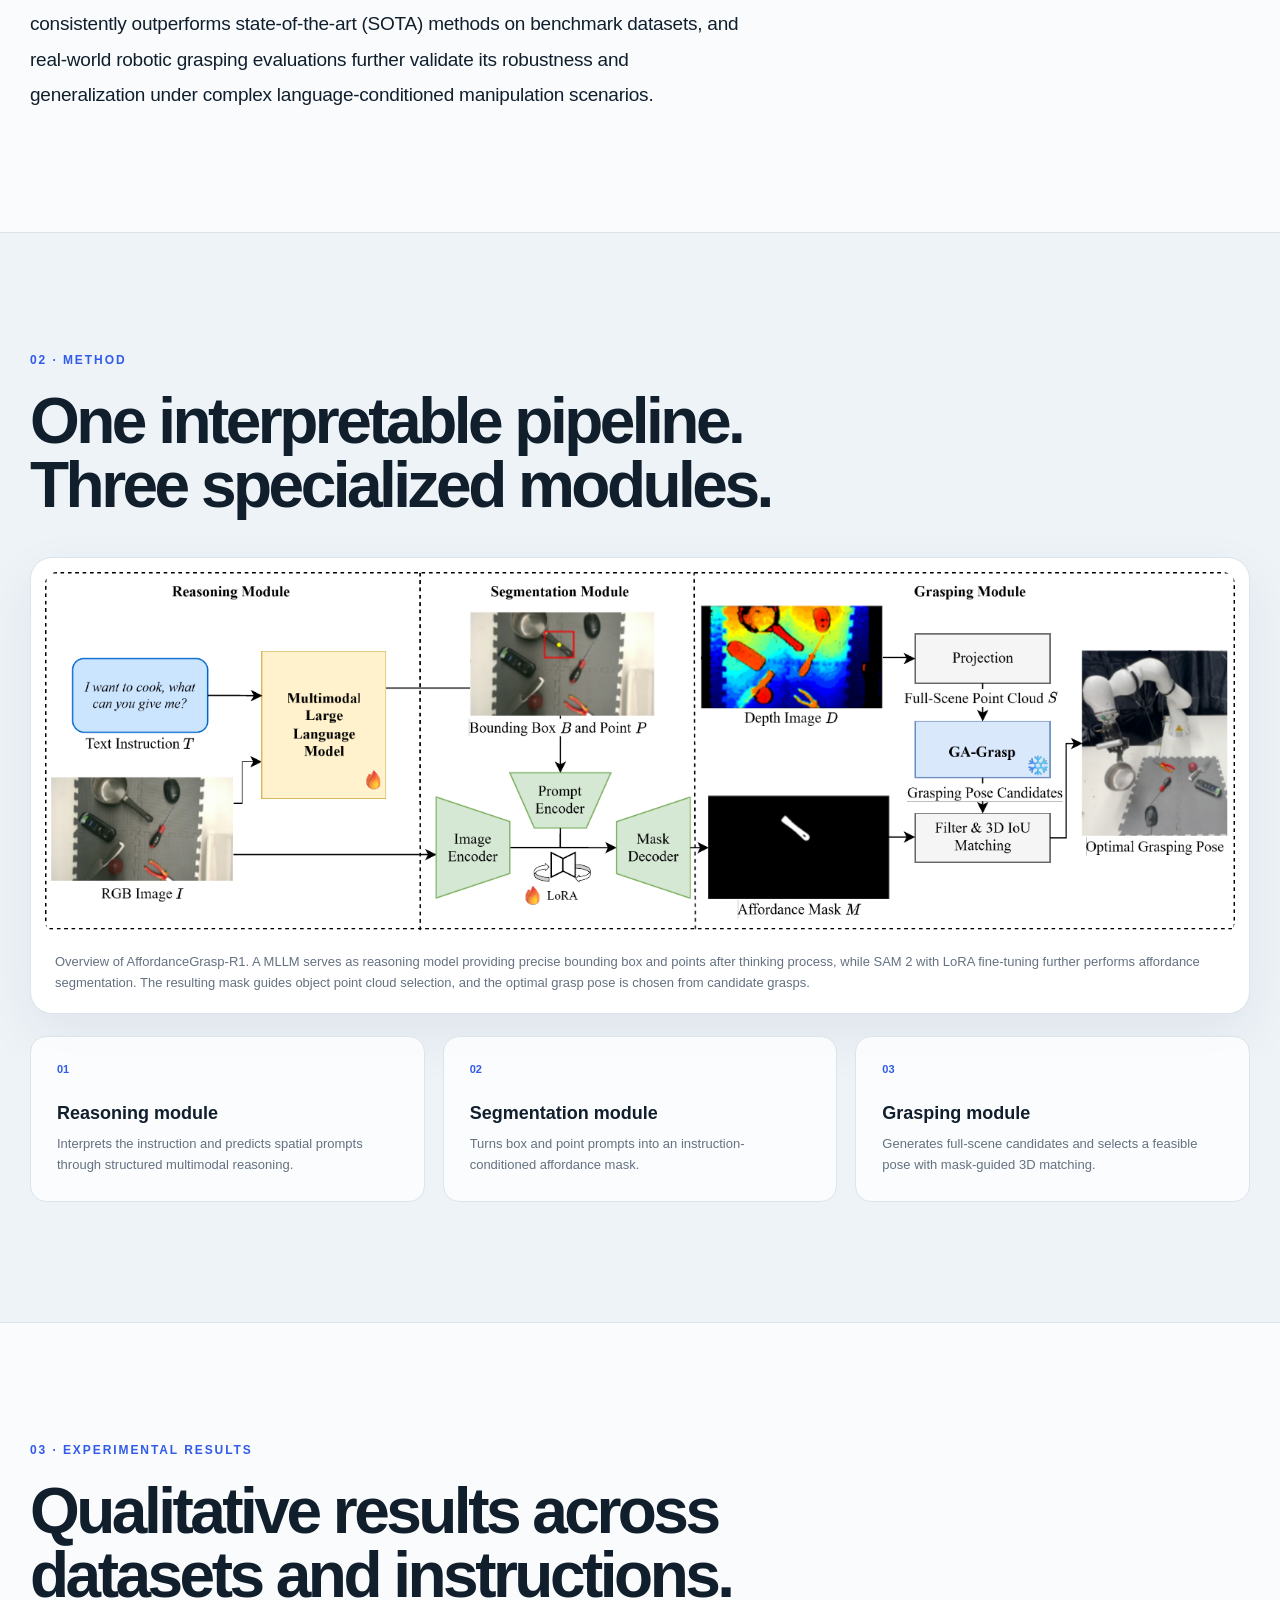
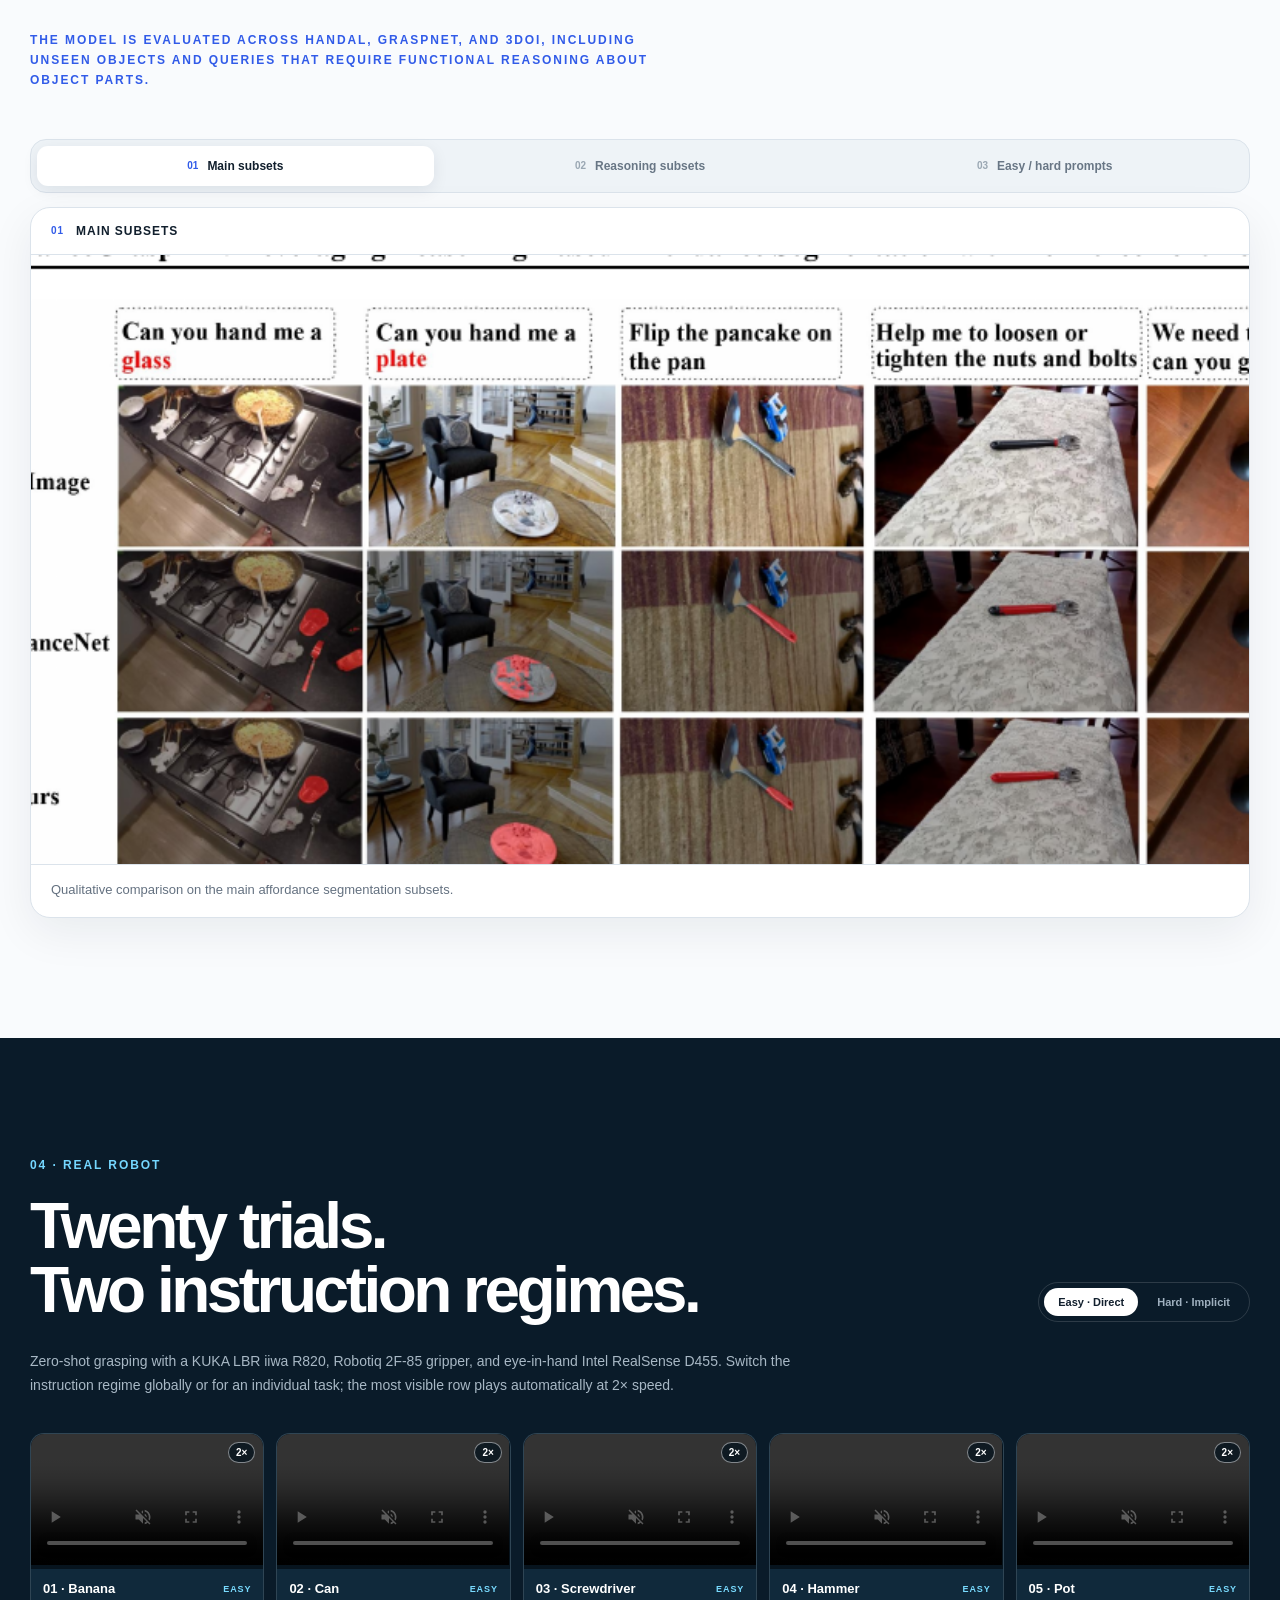
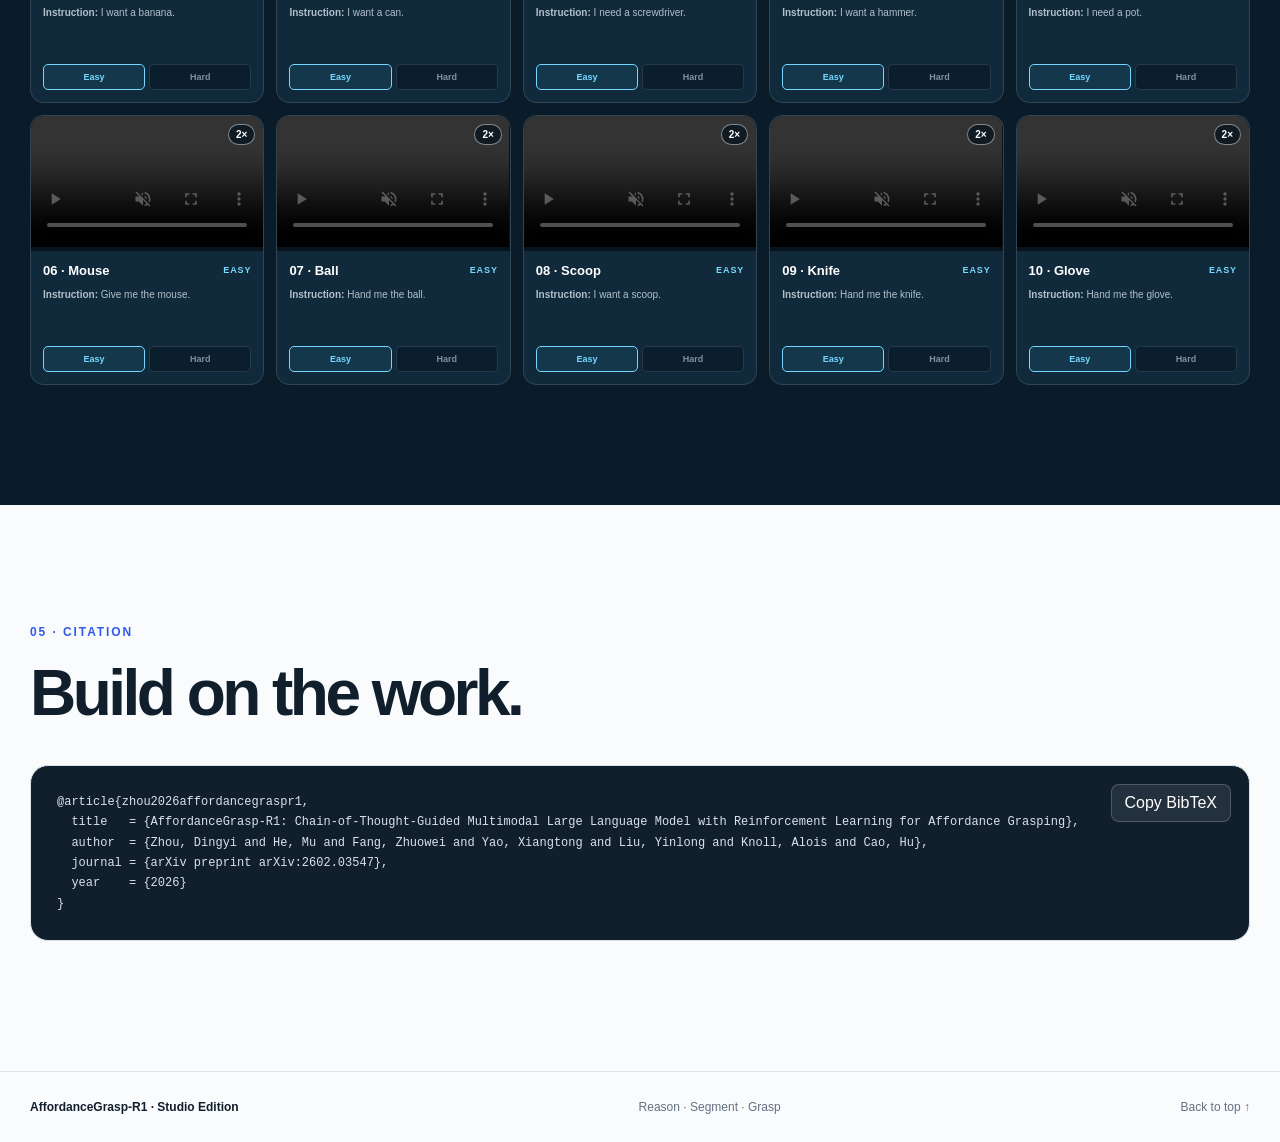
<file: version-5/index.html>
<!DOCTYPE html>
<html lang="en">
<head>
  <meta charset="UTF-8" />
  <meta name="viewport" content="width=device-width, initial-scale=1.0" />
  <meta name="description" content="AffordanceGrasp-R1: Chain-of-Thought-Guided Multimodal Large Language Model with Reinforcement Learning for Affordance Grasping." />
  <title>AffordanceGrasp-R1 | Studio Edition</title>
  <link rel="stylesheet" href="style.css" />
</head>
<body>
  <div class="scroll-progress" id="scrollProgress" aria-hidden="true"></div>
  <header class="topbar">
    <a class="brand" href="#top"><span>AG</span> AffordanceGrasp-R1</a>
    <nav aria-label="Primary navigation">
      <a href="#abstract">Abstract</a>
      <a href="#method">Method</a>
      <a href="#results">Results</a>
      <a href="#robot">Robot</a>
    </nav>
    <div class="version-nav" aria-label="Page versions">
      <a href="../">V1</a><a href="../version-4/">V4</a><b>V5</b><a href="../version-6/">V6</a>
    </div>
  </header>

  <main id="top">
    <section class="hero shell">
      <div class="hero-copy">
        <p class="kicker"><span></span> TRO 2026 · Studio Edition</p>
        <h1>Affordance<br />Grasp<span>-R1</span></h1>
        <p class="hero-subtitle">Chain-of-Thought-Guided Multimodal Large Language Model with Reinforcement Learning for Affordance Grasping</p>
        <p class="hero-summary">Reason over language, localize functional object regions, and convert affordance understanding into executable 6-DoF grasps.</p>
        <div class="hero-actions">
          <a class="button primary" href="https://arxiv.org/abs/2602.03547" target="_blank" rel="noreferrer">Read on arXiv <span>↗</span></a>
          <a class="button" href="../static/pdf/AffordanceGraspR1_TRO2026.pdf" target="_blank">Open paper <span>↗</span></a>
        </div>
      </div>
      <figure class="hero-visual">
        <div class="visual-label"><span>01</span> Benchmark profile</div>
        <img src="../static/images/radar_comparison.svg" alt="Radar comparison of AffordanceGrasp-R1 and AffordanceNet" />
        <figcaption>Consistent gains across gIoU and cIoU benchmarks, including novel-object and reasoning-focused subsets.</figcaption>
      </figure>
    </section>

    <section class="signal-strip" aria-label="Key results">
      <div class="shell signals">
        <div><b>66.7 / 65.9</b><span>Average gIoU / cIoU</span></div>
        <div><b>80%</b><span>Easy-instruction grasp success</span></div>
        <div><b>72%</b><span>Hard-instruction grasp success</span></div>
        <div><b>3 modules</b><span>Reason · Segment · Grasp</span></div>
      </div>
    </section>

    <section class="section shell" id="abstract">
      <div class="section-heading">
        <p>01 · Motivation</p>
        <h2>From semantic intent<br />to physical action.</h2>
      </div>
      <div class="abstract-layout">
        <p class="abstract-text">Affordance segmentation is crucial for bridging visual perception and robotic manipulation, yet existing Vision–Language Models (VLMs) struggle to align 3D object geometry with the semantic intent of complex grasping instructions due to limited structured reasoning capabilities. We introduce AffordanceGrasp-R1, a reasoning-driven affordance segmentation framework for robotic grasping that combines a chain-of-thought (CoT) cold-start strategy with reinforcement learning to enhance deduction and spatial grounding. In addition, we redesign the grasping pipeline to be more context-aware by generating grasp candidates from the global scene point cloud and subsequently filtering them using instruction-conditioned affordance masks. Extensive experiments demonstrate that AffordanceGrasp-R1 consistently outperforms state-of-the-art (SOTA) methods on benchmark datasets, and real-world robotic grasping evaluations further validate its robustness and generalization under complex language-conditioned manipulation scenarios.</p>
        <aside class="contribution-list">
          <article><span>01</span><div><h3>Structured reasoning</h3><p>CoT cold start stabilizes the reasoning routine before reinforcement learning.</p></div></article>
          <article><span>02</span><div><h3>Precise grounding</h3><p>Bounding-box and point prompts guide a LoRA-adapted SAM 2 segmenter.</p></div></article>
          <article><span>03</span><div><h3>Context-aware grasping</h3><p>Full-scene candidates preserve global geometry before mask-guided filtering.</p></div></article>
        </aside>
      </div>
    </section>

    <section class="section method-section" id="method">
      <div class="shell">
        <div class="section-heading compact">
          <p>02 · Method</p>
          <h2>One interpretable pipeline.<br />Three specialized modules.</h2>
        </div>
        <figure class="method-figure">
          <img src="../static/images/overview_new.png" alt="Overview of AffordanceGrasp-R1" />
          <figcaption>Overview of AffordanceGrasp-R1. A MLLM serves as reasoning model providing precise bounding box and points after thinking process, while SAM 2 with LoRA fine-tuning further performs affordance segmentation. The resulting mask guides object point cloud selection, and the optimal grasp pose is chosen from candidate grasps.</figcaption>
        </figure>
        <div class="stage-grid">
          <article><b>01</b><span>Reasoning module</span><p>Interprets the instruction and predicts spatial prompts through structured multimodal reasoning.</p></article>
          <article><b>02</b><span>Segmentation module</span><p>Turns box and point prompts into an instruction-conditioned affordance mask.</p></article>
          <article><b>03</b><span>Grasping module</span><p>Generates full-scene candidates and selects a feasible pose with mask-guided 3D matching.</p></article>
        </div>
      </div>
    </section>

    <section class="section shell" id="results">
      <div class="section-heading experiment-heading">
        <p>03 · Experimental Results</p>
        <h2>Qualitative results across<br />datasets and instructions.</h2>
        <p class="heading-note">The model is evaluated across HANDAL, GraspNet, and 3DOI, including unseen objects and queries that require functional reasoning about object parts.</p>
      </div>
      <div class="result-tabs" role="tablist" aria-label="Experimental result groups">
        <button class="is-active" role="tab" aria-selected="true" data-result-tab="main"><span>01</span>Main subsets</button>
        <button role="tab" aria-selected="false" data-result-tab="reasoning"><span>02</span>Reasoning subsets</button>
        <button role="tab" aria-selected="false" data-result-tab="prompts"><span>03</span>Easy / hard prompts</button>
      </div>
      <div class="figure-stage">
        <figure class="paper-card is-active" data-result-panel="main">
          <div class="figure-label"><span>01</span> Main subsets</div>
          <img src="https://arxiv.org/html/2602.03547v1/Visual_affgrasp_r1_new.png" data-fallback="../static/images/reasoning_compare.png" alt="Qualitative comparison on the main affordance segmentation subsets" />
          <figcaption>Qualitative comparison on the main affordance segmentation subsets.</figcaption>
        </figure>
        <figure class="paper-card" data-result-panel="reasoning" hidden>
          <div class="figure-label"><span>02</span> Reasoning subsets</div>
          <img src="https://arxiv.org/html/2602.03547v1/reasoning_Visual_affgrasp_r1_new.png" data-fallback="../static/images/reasoning_compare.png" alt="Qualitative comparison on reasoning-based affordance segmentation subsets" />
          <figcaption>AffordanceGrasp-R1 maintains sharper functional grounding under compositional instructions.</figcaption>
        </figure>
        <figure class="paper-card" data-result-panel="prompts" hidden>
          <div class="figure-label"><span>03</span> Easy and hard prompts</div>
          <img src="https://arxiv.org/html/2602.03547v1/easy_hard_reasoning.png" data-fallback="../static/images/reasoning_examples.png" alt="Easy and hard reasoning-based instruction examples" />
          <figcaption>Representative image-instruction pairs used in the real-world evaluation.</figcaption>
        </figure>
      </div>
    </section>

    <section class="section robot-section" id="robot">
      <div class="shell">
        <div class="section-heading row-heading light">
          <div><p>04 · Real robot</p><h2>Twenty trials.<br />Two instruction regimes.</h2></div>
          <div class="mode-switch" role="group" aria-label="Instruction mode">
            <button class="is-active" data-mode="easy">Easy · Direct</button>
            <button data-mode="hard">Hard · Implicit</button>
          </div>
        </div>
        <p class="robot-lead">Zero-shot grasping with a KUKA LBR iiwa R820, Robotiq 2F-85 gripper, and eye-in-hand Intel RealSense D455. Switch the instruction regime globally or for an individual task; the most visible row plays automatically at 2× speed.</p>
        <div class="task-grid" id="taskGrid" aria-live="polite"></div>
      </div>
    </section>

    <section class="section shell citation-section" id="citation">
      <div class="section-heading compact"><p>05 · Citation</p><h2>Build on the work.</h2></div>
      <div class="citation-card">
<pre id="bibtex">@article{zhou2026affordancegraspr1,
  title   = {AffordanceGrasp-R1: Chain-of-Thought-Guided Multimodal Large Language Model with Reinforcement Learning for Affordance Grasping},
  author  = {Zhou, Dingyi and He, Mu and Fang, Zhuowei and Yao, Xiangtong and Liu, Yinlong and Knoll, Alois and Cao, Hu},
  journal = {arXiv preprint arXiv:2602.03547},
  year    = {2026}
}</pre>
        <button id="copyBtn" type="button">Copy BibTeX</button>
      </div>
    </section>
  </main>

  <footer><div class="shell"><b>AffordanceGrasp-R1 · Studio Edition</b><span>Reason · Segment · Grasp</span><a href="#top">Back to top ↑</a></div></footer>
  <script src="script.js"></script>
</body>
</html>
</file>
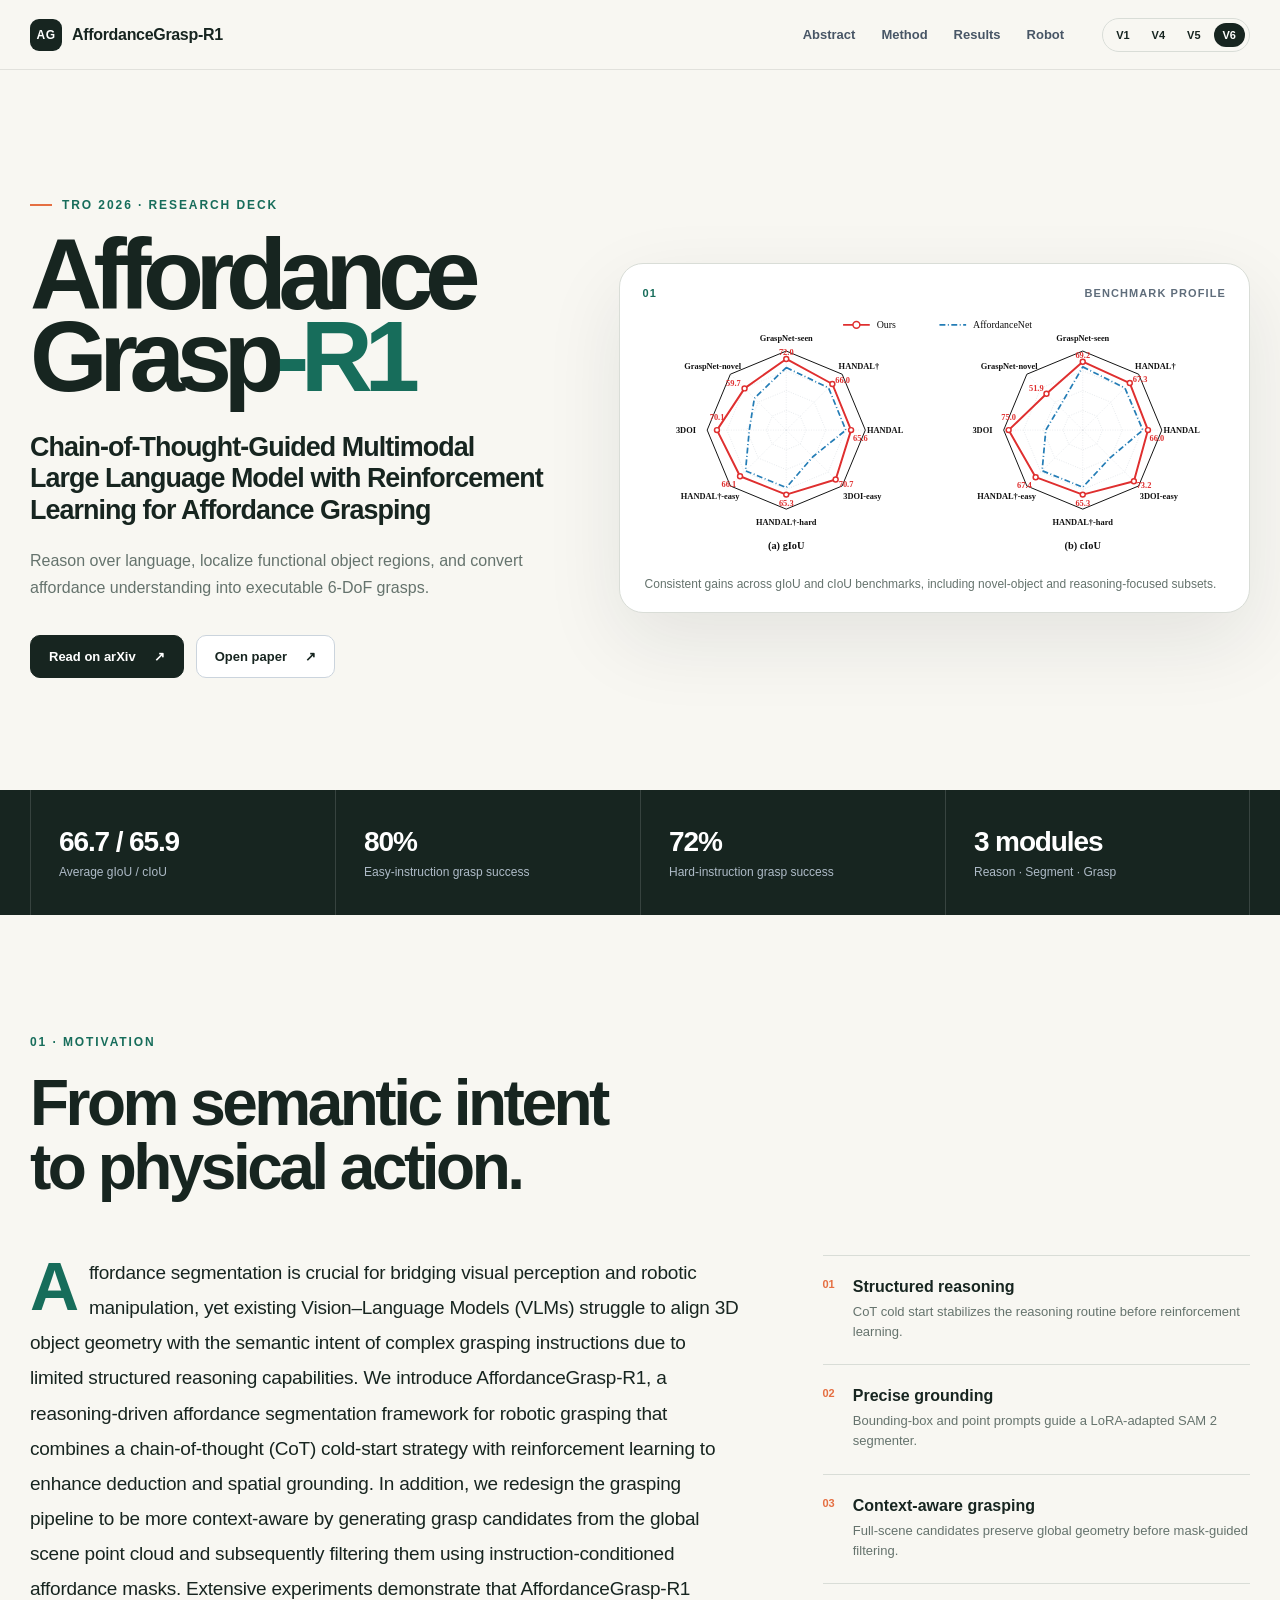
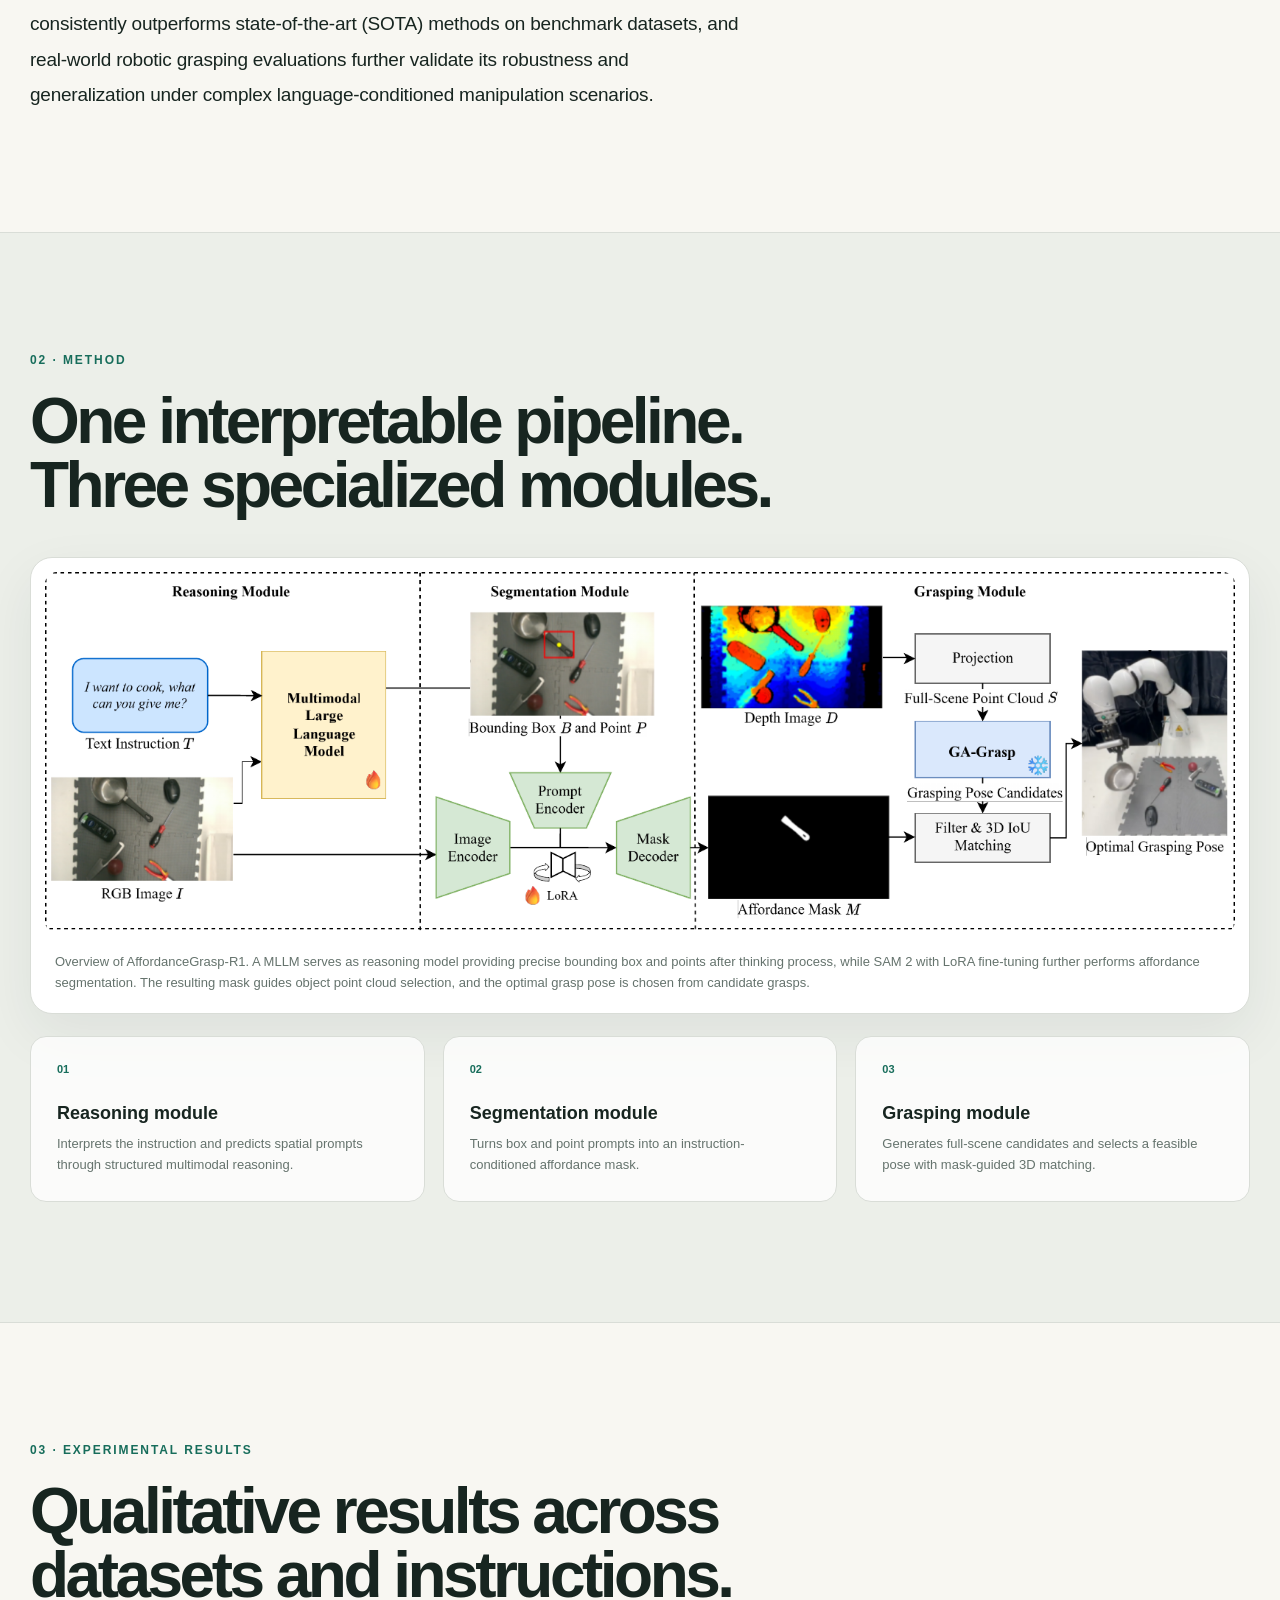
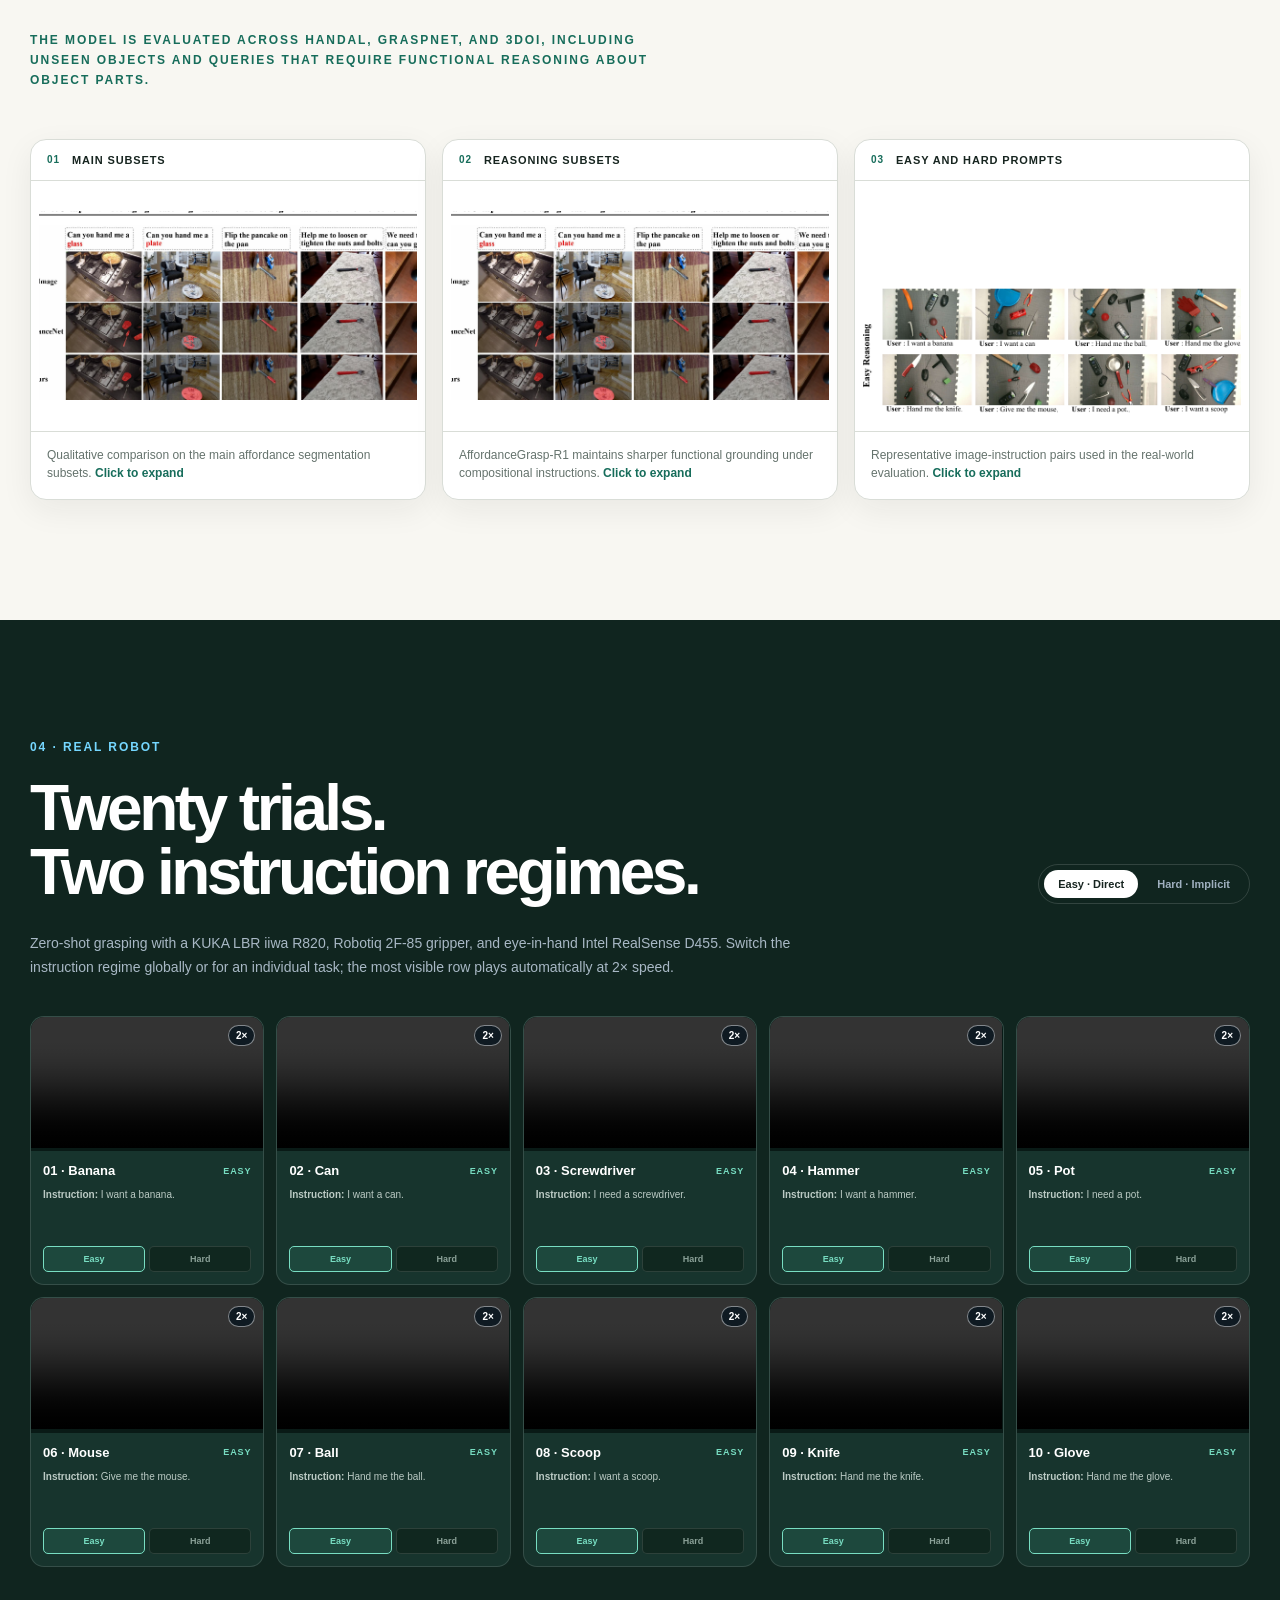
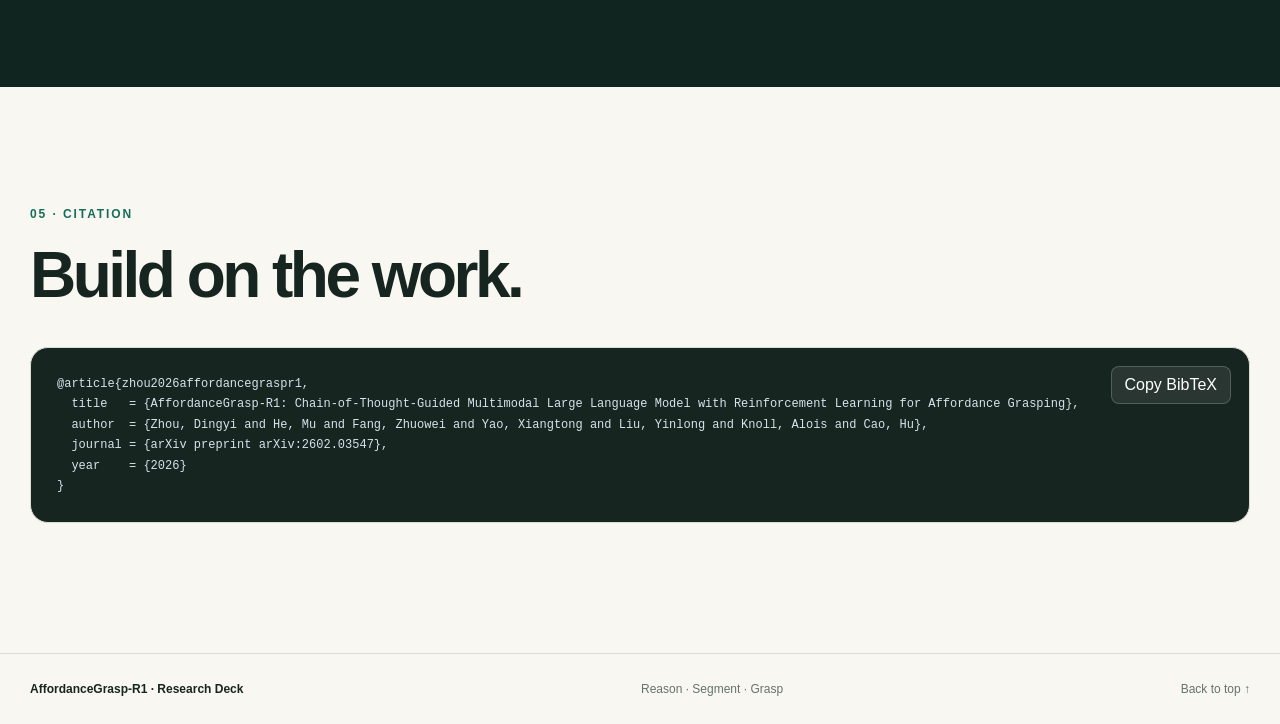
<file: version-6/index.html>
<!DOCTYPE html>
<html lang="en">
<head>
  <meta charset="UTF-8" />
  <meta name="viewport" content="width=device-width, initial-scale=1.0" />
  <meta name="description" content="AffordanceGrasp-R1: Chain-of-Thought-Guided Multimodal Large Language Model with Reinforcement Learning for Affordance Grasping." />
  <title>AffordanceGrasp-R1 | Research Deck</title>
  <link rel="stylesheet" href="style.css" />
</head>
<body>
  <header class="topbar">
    <a class="brand" href="#top"><span>AG</span> AffordanceGrasp-R1</a>
    <nav aria-label="Primary navigation">
      <a href="#abstract">Abstract</a>
      <a href="#method">Method</a>
      <a href="#results">Results</a>
      <a href="#robot">Robot</a>
    </nav>
    <div class="version-nav" aria-label="Page versions">
      <a href="../">V1</a><a href="../version-4/">V4</a><a href="../version-5/">V5</a><b>V6</b>
    </div>
  </header>

  <main id="top">
    <section class="hero shell">
      <div class="hero-copy">
        <p class="kicker"><span></span> TRO 2026 · Research Deck</p>
        <h1>Affordance<br />Grasp<span>-R1</span></h1>
        <p class="hero-subtitle">Chain-of-Thought-Guided Multimodal Large Language Model with Reinforcement Learning for Affordance Grasping</p>
        <p class="hero-summary">Reason over language, localize functional object regions, and convert affordance understanding into executable 6-DoF grasps.</p>
        <div class="hero-actions">
          <a class="button primary" href="https://arxiv.org/abs/2602.03547" target="_blank" rel="noreferrer">Read on arXiv <span>↗</span></a>
          <a class="button" href="../static/pdf/AffordanceGraspR1_TRO2026.pdf" target="_blank">Open paper <span>↗</span></a>
        </div>
      </div>
      <figure class="hero-visual">
        <div class="visual-label"><span>01</span> Benchmark profile</div>
        <img src="../static/images/radar_comparison.svg" alt="Radar comparison of AffordanceGrasp-R1 and AffordanceNet" />
        <figcaption>Consistent gains across gIoU and cIoU benchmarks, including novel-object and reasoning-focused subsets.</figcaption>
      </figure>
    </section>

    <section class="signal-strip" aria-label="Key results">
      <div class="shell signals">
        <div><b>66.7 / 65.9</b><span>Average gIoU / cIoU</span></div>
        <div><b>80%</b><span>Easy-instruction grasp success</span></div>
        <div><b>72%</b><span>Hard-instruction grasp success</span></div>
        <div><b>3 modules</b><span>Reason · Segment · Grasp</span></div>
      </div>
    </section>

    <section class="section shell" id="abstract">
      <div class="section-heading">
        <p>01 · Motivation</p>
        <h2>From semantic intent<br />to physical action.</h2>
      </div>
      <div class="abstract-layout">
        <p class="abstract-text">Affordance segmentation is crucial for bridging visual perception and robotic manipulation, yet existing Vision–Language Models (VLMs) struggle to align 3D object geometry with the semantic intent of complex grasping instructions due to limited structured reasoning capabilities. We introduce AffordanceGrasp-R1, a reasoning-driven affordance segmentation framework for robotic grasping that combines a chain-of-thought (CoT) cold-start strategy with reinforcement learning to enhance deduction and spatial grounding. In addition, we redesign the grasping pipeline to be more context-aware by generating grasp candidates from the global scene point cloud and subsequently filtering them using instruction-conditioned affordance masks. Extensive experiments demonstrate that AffordanceGrasp-R1 consistently outperforms state-of-the-art (SOTA) methods on benchmark datasets, and real-world robotic grasping evaluations further validate its robustness and generalization under complex language-conditioned manipulation scenarios.</p>
        <aside class="contribution-list">
          <article><span>01</span><div><h3>Structured reasoning</h3><p>CoT cold start stabilizes the reasoning routine before reinforcement learning.</p></div></article>
          <article><span>02</span><div><h3>Precise grounding</h3><p>Bounding-box and point prompts guide a LoRA-adapted SAM 2 segmenter.</p></div></article>
          <article><span>03</span><div><h3>Context-aware grasping</h3><p>Full-scene candidates preserve global geometry before mask-guided filtering.</p></div></article>
        </aside>
      </div>
    </section>

    <section class="section method-section" id="method">
      <div class="shell">
        <div class="section-heading compact">
          <p>02 · Method</p>
          <h2>One interpretable pipeline.<br />Three specialized modules.</h2>
        </div>
        <figure class="method-figure">
          <img src="../static/images/overview_new.png" alt="Overview of AffordanceGrasp-R1" />
          <figcaption>Overview of AffordanceGrasp-R1. A MLLM serves as reasoning model providing precise bounding box and points after thinking process, while SAM 2 with LoRA fine-tuning further performs affordance segmentation. The resulting mask guides object point cloud selection, and the optimal grasp pose is chosen from candidate grasps.</figcaption>
        </figure>
        <div class="stage-grid">
          <article><b>01</b><span>Reasoning module</span><p>Interprets the instruction and predicts spatial prompts through structured multimodal reasoning.</p></article>
          <article><b>02</b><span>Segmentation module</span><p>Turns box and point prompts into an instruction-conditioned affordance mask.</p></article>
          <article><b>03</b><span>Grasping module</span><p>Generates full-scene candidates and selects a feasible pose with mask-guided 3D matching.</p></article>
        </div>
      </div>
    </section>

    <section class="section shell" id="results">
      <div class="section-heading experiment-heading">
        <p>03 · Experimental Results</p>
        <h2>Qualitative results across<br />datasets and instructions.</h2>
        <p class="heading-note">The model is evaluated across HANDAL, GraspNet, and 3DOI, including unseen objects and queries that require functional reasoning about object parts.</p>
      </div>
      <div class="figure-stack">
        <figure class="paper-card">
          <div class="figure-label"><span>01</span> Main subsets</div>
          <img data-lightbox src="https://arxiv.org/html/2602.03547v1/Visual_affgrasp_r1_new.png" data-fallback="../static/images/reasoning_compare.png" alt="Qualitative comparison on the main affordance segmentation subsets" />
          <figcaption>Qualitative comparison on the main affordance segmentation subsets.</figcaption>
        </figure>
        <figure class="paper-card">
          <div class="figure-label"><span>02</span> Reasoning subsets</div>
          <img data-lightbox src="https://arxiv.org/html/2602.03547v1/reasoning_Visual_affgrasp_r1_new.png" data-fallback="../static/images/reasoning_compare.png" alt="Qualitative comparison on reasoning-based affordance segmentation subsets" />
          <figcaption>AffordanceGrasp-R1 maintains sharper functional grounding under compositional instructions.</figcaption>
        </figure>
        <figure class="paper-card">
          <div class="figure-label"><span>03</span> Easy and hard prompts</div>
          <img data-lightbox src="https://arxiv.org/html/2602.03547v1/easy_hard_reasoning.png" data-fallback="../static/images/reasoning_examples.png" alt="Easy and hard reasoning-based instruction examples" />
          <figcaption>Representative image-instruction pairs used in the real-world evaluation.</figcaption>
        </figure>
      </div>
    </section>

    <section class="section robot-section" id="robot">
      <div class="shell">
        <div class="section-heading row-heading light">
          <div><p>04 · Real robot</p><h2>Twenty trials.<br />Two instruction regimes.</h2></div>
          <div class="mode-switch" role="group" aria-label="Instruction mode">
            <button class="is-active" data-mode="easy">Easy · Direct</button>
            <button data-mode="hard">Hard · Implicit</button>
          </div>
        </div>
        <p class="robot-lead">Zero-shot grasping with a KUKA LBR iiwa R820, Robotiq 2F-85 gripper, and eye-in-hand Intel RealSense D455. Switch the instruction regime globally or for an individual task; the most visible row plays automatically at 2× speed.</p>
        <div class="task-grid" id="taskGrid" aria-live="polite"></div>
      </div>
    </section>

    <section class="section shell citation-section" id="citation">
      <div class="section-heading compact"><p>05 · Citation</p><h2>Build on the work.</h2></div>
      <div class="citation-card">
<pre id="bibtex">@article{zhou2026affordancegraspr1,
  title   = {AffordanceGrasp-R1: Chain-of-Thought-Guided Multimodal Large Language Model with Reinforcement Learning for Affordance Grasping},
  author  = {Zhou, Dingyi and He, Mu and Fang, Zhuowei and Yao, Xiangtong and Liu, Yinlong and Knoll, Alois and Cao, Hu},
  journal = {arXiv preprint arXiv:2602.03547},
  year    = {2026}
}</pre>
        <button id="copyBtn" type="button">Copy BibTeX</button>
      </div>
    </section>
  </main>

  <dialog class="image-dialog" id="imageDialog" aria-label="Expanded experimental result">
    <button class="dialog-close" id="dialogClose" type="button" aria-label="Close expanded figure">Close ×</button>
    <img id="dialogImage" alt="" />
    <p id="dialogCaption"></p>
  </dialog>

  <footer><div class="shell"><b>AffordanceGrasp-R1 · Research Deck</b><span>Reason · Segment · Grasp</span><a href="#top">Back to top ↑</a></div></footer>
  <script src="script.js"></script>
</body>
</html>
</file>
<file: static/css/index.css>
@import url('https://fonts.googleapis.com/css2?family=DM+Sans:wght@400;500;600;700&family=Manrope:wght@500;600;700;800&display=swap');

:root{
  --ink:#111827;
  --muted:#5f6b7a;
  --line:#dce4ec;
  --paper:#ffffff;
  --cloud:#f5f8fb;
  --navy:#102a43;
  --blue:#1769e0;
  --cyan:#23a6b8;
  --orange:#f28c45;
  --shadow:0 18px 55px rgba(15,42,67,.10);
}

*{box-sizing:border-box}
html{scroll-behavior:smooth;scroll-padding-top:72px}
body{margin:0;background:var(--paper);color:var(--ink);font-family:"DM Sans",Arial,sans-serif;line-height:1.65}
a{color:inherit;text-decoration:none}
img{display:block;max-width:100%}
.wrap{width:min(1120px,calc(100% - 44px));margin:0 auto}
.wide-wrap{width:min(1240px,calc(100% - 44px));margin:0 auto}
.prose-wrap{max-width:940px}

.site-nav{position:sticky;top:0;z-index:50;height:62px;padding:0 max(22px,calc((100vw - 1240px)/2));display:flex;align-items:center;justify-content:space-between;background:rgba(255,255,255,.9);border-bottom:1px solid rgba(220,228,236,.86);backdrop-filter:blur(16px)}
.brand{font-family:"Manrope",sans-serif;font-weight:800;letter-spacing:-.02em}
.site-nav nav{display:flex;gap:25px;font-size:13px;font-weight:600;color:#566273}
.site-nav nav a{transition:color .2s ease}
.site-nav nav a:hover{color:var(--blue)}

.hero{padding:72px 0 48px;text-align:center;background:radial-gradient(circle at 50% 5%,#edf7ff 0,rgba(237,247,255,0) 48%)}
.hero-inner{max-width:1120px}
.eyebrow,.section-kicker{margin:0 0 12px;color:var(--blue);font-size:12px;font-weight:800;letter-spacing:.15em;text-transform:uppercase}
.centered{text-align:center}
h1,h2,h3{font-family:"Manrope",sans-serif}
h1{margin:0;font-size:clamp(52px,7vw,84px);line-height:1.02;font-weight:800;letter-spacing:-.055em;color:var(--navy)}
.subtitle{max-width:1020px;margin:18px auto 28px;font-family:"Manrope",sans-serif;font-size:clamp(20px,2.4vw,31px);font-weight:500;line-height:1.32;letter-spacing:-.025em;color:#31465d}
.authors{display:flex;flex-wrap:wrap;justify-content:center;gap:5px 20px;margin:0 auto 8px;font-size:16px}
.authors span{white-space:nowrap}
.authors strong{color:var(--blue)}
.authors sup,.equal sup{color:var(--orange);font-weight:800}
.affiliations,.equal{margin:4px 0;color:var(--muted);font-size:13px}
.links{display:flex;justify-content:center;gap:10px;flex-wrap:wrap;margin-top:27px}
.pill{display:flex;align-items:center;gap:9px;min-width:126px;padding:9px 15px;border-radius:999px;background:var(--navy);color:#fff;box-shadow:0 8px 20px rgba(16,42,67,.12);transition:transform .2s ease,background .2s ease}
.pill:hover{transform:translateY(-2px);background:var(--blue)}
.pill span{font-size:11px;letter-spacing:.08em;text-transform:uppercase;opacity:.68}
.pill b{font-size:13px}
.pill-muted{background:#e9eff5;color:#718096;box-shadow:none;cursor:default}
.pill-muted:hover{transform:none;background:#e9eff5}

.showcase{padding:10px 0 76px}
.radar-figure{width:min(1080px,100%);margin:0 auto;padding:0;border:0;background:transparent;box-shadow:none}
.radar-figure img{display:block;width:100%;height:auto;margin:0 auto;object-fit:contain}
.radar-caption{max-width:900px;margin:24px auto 0;text-align:center;color:var(--muted);font-size:16px;line-height:1.75}
.showcase-heading{display:grid;grid-template-columns:minmax(0,1.25fr) minmax(260px,.75fr);gap:60px;align-items:end;margin:0 auto 28px}
.showcase-heading h2{max-width:780px;margin:0;font-size:clamp(29px,4vw,48px);line-height:1.13;letter-spacing:-.04em;color:var(--navy)}
.showcase-heading>p{margin:0 0 7px;color:var(--muted);font-size:16px}
.hero-result-grid{display:grid;grid-template-columns:1fr 1fr;gap:20px}
.hero-result{margin:0;padding:12px;border:1px solid var(--line);border-radius:22px;background:#fff;box-shadow:var(--shadow);overflow:hidden}
.hero-result>a{display:block}
.robot-crop{display:block;width:100%;aspect-ratio:850/810;overflow:hidden;border-radius:12px;background:#fff}
.robot-crop img{width:100%;height:auto;transform:translateY(-2.25%)}
.hero-result figcaption{display:flex;justify-content:center;gap:36px;padding:14px 8px 2px;color:var(--muted);font-size:13px}
.hero-result figcaption b{display:inline-grid;place-items:center;width:22px;height:22px;margin-right:7px;border-radius:50%;background:var(--navy);color:#fff}

.section{padding:88px 0}
.section-tint{background:var(--cloud);border-top:1px solid #e8eef4;border-bottom:1px solid #e8eef4}
.section h2{margin:0 auto 22px;text-align:center;font-size:clamp(31px,4vw,46px);line-height:1.18;letter-spacing:-.035em;color:var(--navy)}
.section-lead{max-width:820px;margin:0 auto 38px;text-align:center;color:var(--muted);font-size:17px}
.abstract-text{margin:0 auto;font-size:18px;line-height:1.85;text-align:justify;color:#344456}
.contribution-grid{display:grid;grid-template-columns:repeat(3,1fr);gap:18px;margin-top:48px}
.contribution-grid article{padding:24px;border:1px solid var(--line);border-radius:16px;background:#fff}
.contribution-grid article>span{font-family:"Manrope",sans-serif;font-size:12px;font-weight:800;color:var(--blue)}
.contribution-grid h3{margin:9px 0 7px;font-size:18px;color:var(--navy)}
.contribution-grid p{margin:0;color:var(--muted);font-size:14px}

.paper-card{position:relative;margin:0;border:1px solid var(--line);border-radius:18px;background:#fff;box-shadow:0 9px 32px rgba(15,42,67,.07);overflow:hidden}
.paper-card img{width:100%;height:auto;background:#fff}
.paper-card figcaption{padding:13px 18px 15px;border-top:1px solid #edf1f5;color:var(--muted);font-size:13px;text-align:center}
.paper-card .framework-caption{padding:20px 28px 24px;color:var(--muted);font-size:15px;line-height:1.75;text-align:left}
.figure-wide{margin-top:34px}
.pipeline-steps{display:grid;grid-template-columns:repeat(3,1fr);gap:18px;margin-top:24px}
.pipeline-steps article{padding:22px 23px;border-left:3px solid var(--blue);background:#fff;border-radius:0 13px 13px 0}
.pipeline-steps span{font-size:11px;font-weight:800;letter-spacing:.12em;text-transform:uppercase;color:var(--blue)}
.pipeline-steps h3{margin:5px 0 6px;font-size:18px;color:var(--navy)}
.pipeline-steps p{margin:0;color:var(--muted);font-size:14px}
.subsection{display:grid;grid-template-columns:.78fr 1.22fr;gap:34px;align-items:center;margin-top:72px}
.subsection h3{margin:0 0 13px;font-size:30px;line-height:1.2;letter-spacing:-.025em;color:var(--navy)}
.subsection-copy>p:not(.section-kicker){margin:0;color:var(--muted)}
.flow-compare{display:grid;gap:8px;margin-top:22px}
.flow-compare div{padding:12px 14px;border:1px solid var(--line);border-radius:10px;background:#fff}
.flow-compare .active{border-color:#9ec6ff;background:#eff6ff}
.flow-compare small{display:block;color:#7c8998;text-transform:uppercase;font-size:10px;font-weight:800;letter-spacing:.1em}
.flow-compare b{font-size:14px;color:var(--navy)}

.figure-stack{display:grid;gap:28px}
.figure-label{position:static;display:block;width:100%;padding:12px 18px;border-bottom:1px solid var(--line);background:#f7f9fb;color:var(--navy);font-size:11px;font-weight:800;letter-spacing:.12em;text-transform:uppercase;text-align:left}
.benchmark-grid{display:grid;grid-template-columns:1.18fr .82fr;gap:24px;margin-top:48px}
.benchmark-card{padding:30px;border:1px solid var(--line);border-radius:18px;background:var(--cloud)}
.benchmark-card h3{margin:0 0 10px;font-size:25px;line-height:1.25;color:var(--navy)}
.benchmark-card>p:not(.section-kicker){margin:0 0 22px;color:var(--muted)}
.bar-row{display:grid;grid-template-columns:115px 1fr 42px;gap:10px;align-items:center;margin-top:12px;font-size:12px;color:#657284}
.bar-row i{height:8px;border-radius:999px;background:#dfe8f1;overflow:hidden}
.bar-row i b{display:block;width:var(--value);height:100%;border-radius:inherit;background:linear-gradient(90deg,var(--blue),var(--cyan))}
.bar-row em{font-style:normal;font-weight:700;text-align:right;color:var(--navy)}
.accent-card{background:var(--navy);border-color:var(--navy);color:#fff}
.accent-card .section-kicker{color:#78d8e5}
.accent-card h3{color:#fff}
.accent-card>p:not(.section-kicker){color:#c7d6e5}
.success-pair{display:grid;grid-template-columns:1fr 1fr;gap:12px}
.success-pair div{padding:16px;border:1px solid rgba(255,255,255,.18);border-radius:12px;background:rgba(255,255,255,.06);display:flex;align-items:center;gap:10px}
.success-pair strong{font-family:"Manrope",sans-serif;font-size:28px;color:#78d8e5}
.success-pair span{font-size:11px;line-height:1.25;color:#d6e2ee;text-transform:uppercase;letter-spacing:.08em}

.robot-section{background:#0d2236;color:#fff}
.robot-section h2{color:#fff}
.robot-section .section-kicker{color:#78d8e5}
.robot-section .section-lead{color:#bcccdc}
.video-category-list{display:grid;grid-template-columns:repeat(4,minmax(0,1fr));gap:16px;margin-top:32px}
.video-category,.context-grid{display:contents}
.video-category>h3{display:none}
.video-card{border:1px solid rgba(255,255,255,.14);border-radius:10px;background:rgba(255,255,255,.05);overflow:hidden}
.video-media{position:relative;aspect-ratio:16/9;background:#061522;overflow:hidden}
.video-media>img,.video-media video{position:absolute;inset:0;width:100%;height:100%;object-fit:cover;object-position:top}
.video-media>img{z-index:1;filter:brightness(.72)}
.video-media video{z-index:2;background:#000;opacity:0;transition:opacity .25s ease}
.video-card.video-ready video{opacity:1}
.video-card.video-ready .video-media>img,.video-card.video-ready .video-status{display:none}
.video-status{position:absolute;z-index:3;left:50%;top:50%;transform:translate(-50%,-50%);width:max-content;max-width:84%;padding:9px 13px;border:1px solid rgba(255,255,255,.24);border-radius:999px;background:rgba(6,21,34,.78);color:#e5eef6;font-size:11px;text-align:center}
.video-media::after{content:"2×";position:absolute;z-index:4;top:8px;right:8px;padding:4px 8px;border:1px solid rgba(255,255,255,.45);border-radius:999px;background:rgba(6,21,34,.82);color:#fff;font-size:11px;font-weight:800;line-height:1;letter-spacing:.04em;pointer-events:none}
.video-copy{padding:12px 14px 14px}
.video-copy>span{color:#78d8e5;font-size:10px;font-weight:800;letter-spacing:.14em;text-transform:uppercase}
.video-copy p{margin:4px 0 0;color:#d5e0ea;font-size:12px;line-height:1.45}
.video-copy p b{color:#fff}

.citation-section{background:#fff}
.bib{position:relative;margin-top:26px;padding:22px 82px 22px 22px;border:1px solid var(--line);border-radius:14px;background:#f7f9fb;overflow:auto}
.bib pre{margin:0;white-space:pre-wrap;font:12px/1.65 ui-monospace,SFMono-Regular,Consolas,monospace;color:#344456}
.bib button{position:absolute;right:14px;top:14px;padding:7px 12px;border:1px solid #bdc9d5;border-radius:8px;background:#fff;color:var(--navy);font-weight:700;cursor:pointer}
.bib button:hover{border-color:var(--blue);color:var(--blue)}
footer{padding:28px 0;border-top:1px solid var(--line);color:#7b8794;font-size:12px;text-align:center}

@media(max-width:900px){
  .showcase-heading,.subsection{grid-template-columns:1fr;gap:24px}
  .contribution-grid,.pipeline-steps{grid-template-columns:1fr}
  .benchmark-grid{grid-template-columns:1fr}
  .subsection-copy{max-width:720px}
  .video-category-list{grid-template-columns:repeat(3,minmax(0,1fr))}
}

@media(max-width:720px){
  .site-nav{justify-content:center}.site-nav nav{display:none}
  .hero{padding-top:52px}.section{padding:68px 0}
  .hero-result-grid{grid-template-columns:1fr}
  .video-category-list{grid-template-columns:repeat(2,minmax(0,1fr))}
  .abstract-text{text-align:left;font-size:16px}
  .hero-result{padding:8px;border-radius:14px}
  .robot-crop{aspect-ratio:850/810}
  .hero-result figcaption{flex-direction:column;align-items:center;gap:6px}
}

@media(max-width:520px){
  .wrap,.wide-wrap{width:min(100% - 28px,1240px)}
  .desktop{display:none}
  h1{font-size:44px}.subtitle{font-size:19px}
  .bar-row{grid-template-columns:1fr 40px}.bar-row span{grid-column:1/-1}
  .bib{padding:58px 16px 18px}.bib button{left:14px;right:auto}
  .video-category-list{grid-template-columns:1fr}
}

@media(prefers-reduced-motion:reduce){html{scroll-behavior:auto}.pill{transition:none}}
</file>
<file: version-2/style.css>
:root{--ink:#142230;--muted:#647180;--paper:#fbfcfe;--line:#dce3ea;--blue:#2f62ff;--orange:#ff6b4a;--navy:#0c1d2b;--soft:#eef3f8}
*{box-sizing:border-box}
html{scroll-behavior:smooth}
body{margin:0;overflow-x:hidden;background:var(--paper);color:var(--ink);font-family:Aptos,Inter,"Segoe UI",Arial,sans-serif;-webkit-font-smoothing:antialiased}
img{display:block;max-width:100%}
a{color:inherit;text-decoration:none}
button{font:inherit}
.shell{width:min(1220px,calc(100% - 48px));margin-inline:auto}
.topbar{position:sticky;z-index:20;top:0;height:70px;padding:0 max(24px,calc((100vw - 1220px)/2));display:flex;align-items:center;gap:38px;background:rgba(251,252,254,.91);border-bottom:1px solid rgba(20,34,48,.1);backdrop-filter:blur(16px)}
.brand{display:flex;align-items:center;gap:10px;margin-right:auto;font-weight:800;letter-spacing:-.02em}
.brand span{display:grid;place-items:center;width:32px;height:32px;border-radius:9px;background:var(--ink);color:#fff;font-size:12px;letter-spacing:.05em}
.topbar nav{display:flex;gap:26px;color:#485666;font-size:13px;font-weight:700}
.topbar nav a:hover{color:var(--blue)}
.version-nav{display:flex;align-items:center;gap:4px;padding:4px;border:1px solid var(--line);border-radius:999px;font-size:11px;font-weight:800}
.version-nav a,.version-nav b{padding:6px 9px;border-radius:999px}
.version-nav b{background:var(--ink);color:#fff}
.hero{min-height:720px;padding:100px 0 84px;display:grid;grid-template-columns:minmax(0,.9fr) minmax(520px,1.1fr);gap:72px;align-items:center}
.hero-copy,.hero-visual{min-width:0}
.kicker,.section-heading>p,.section-heading>div>p{margin:0 0 22px;color:var(--blue);font-size:12px;font-weight:900;letter-spacing:.16em;text-transform:uppercase}
.kicker{display:flex;align-items:center;gap:10px}.kicker span{width:22px;height:2px;background:var(--orange)}
h1{margin:0;font-size:clamp(66px,7.8vw,116px);line-height:.82;letter-spacing:-.085em;font-weight:850}
h1 span{color:var(--blue)}
.hero-subtitle{max-width:640px;margin:34px 0 0;font-size:clamp(20px,2.1vw,30px);line-height:1.18;letter-spacing:-.035em;font-weight:700}
.hero-summary{max-width:580px;margin:20px 0 0;color:var(--muted);font-size:16px;line-height:1.7}
.hero-actions{display:flex;gap:12px;margin-top:34px}
.button{display:inline-flex;align-items:center;justify-content:center;gap:18px;padding:13px 18px;border:1px solid #cbd4dd;border-radius:10px;background:#fff;font-size:13px;font-weight:800}
.button.primary{background:var(--ink);border-color:var(--ink);color:#fff}.button:hover{transform:translateY(-1px)}
.hero-visual{margin:0;padding:18px 18px 16px;border:1px solid var(--line);border-radius:24px;background:#fff;box-shadow:0 28px 80px rgba(19,34,48,.09)}
.visual-label,.card-top{display:flex;align-items:center;justify-content:space-between;padding:5px 5px 15px;color:#5f6d7b;font-size:11px;font-weight:800;letter-spacing:.1em;text-transform:uppercase}
.visual-label span{color:var(--blue)}
.hero-visual img{width:100%;border-radius:13px;background:#fff}
.hero-visual figcaption{padding:14px 7px 2px;color:var(--muted);font-size:12px;line-height:1.55}
.signal-strip{background:var(--ink);color:#fff}
.signals{display:grid;grid-template-columns:repeat(4,1fr)}
.signals>div{min-height:125px;padding:28px 28px;border-left:1px solid rgba(255,255,255,.14);display:flex;flex-direction:column;justify-content:center}.signals>div:last-child{border-right:1px solid rgba(255,255,255,.14)}
.signals b{font-size:28px;letter-spacing:-.04em}.signals span{margin-top:7px;color:#aebbc7;font-size:12px}
.section{padding:120px 0}
.section-heading{max-width:850px}.section-heading h2{margin:0;font-size:clamp(43px,5vw,70px);line-height:1;letter-spacing:-.055em}
.section-heading.compact{margin-bottom:40px}.section-heading.row-heading{max-width:none;display:flex;justify-content:space-between;align-items:end;gap:60px;margin-bottom:46px}
.heading-note{max-width:420px;margin:0;color:var(--muted);font-size:15px;line-height:1.65}
.abstract-layout{display:grid;grid-template-columns:minmax(0,1.25fr) minmax(330px,.75fr);gap:80px;margin-top:56px}
.abstract-text{margin:0;font-size:19px;line-height:1.85;letter-spacing:-.012em}
.abstract-text::first-letter{float:left;margin:7px 10px 0 0;color:var(--blue);font-size:68px;line-height:.72;font-weight:850}
.contribution-list{border-top:1px solid var(--line)}
.contribution-list article{display:flex;gap:18px;padding:22px 0;border-bottom:1px solid var(--line)}.contribution-list article>span{color:var(--orange);font-size:11px;font-weight:900}
.contribution-list h3{margin:0 0 6px;font-size:16px}.contribution-list p{margin:0;color:var(--muted);font-size:13px;line-height:1.55}
.method-section{background:var(--soft);border-block:1px solid var(--line)}
.method-figure{margin:0;padding:14px;border:1px solid var(--line);border-radius:22px;background:#fff;box-shadow:0 20px 55px rgba(23,41,57,.07)}
.method-figure img{width:100%;border-radius:12px}.method-figure figcaption{padding:18px 10px 5px;color:var(--muted);font-size:13px;line-height:1.65}
.stage-grid{display:grid;grid-template-columns:repeat(3,1fr);gap:18px;margin-top:22px}
.stage-grid article{padding:26px;border:1px solid var(--line);border-radius:16px;background:rgba(255,255,255,.78)}
.stage-grid b{display:block;color:var(--blue);font-size:11px}.stage-grid span{display:block;margin:28px 0 10px;font-size:18px;font-weight:800}.stage-grid p{margin:0;color:var(--muted);font-size:13px;line-height:1.6}
.result-grid{display:grid;grid-template-columns:1.3fr .7fr;gap:18px}.result-card{margin:0;padding:15px;border:1px solid var(--line);border-radius:20px;background:#fff;overflow:hidden}.result-card-wide{grid-row:span 2}.result-card img{width:100%;border-radius:10px}.result-card figcaption{padding:14px 5px 3px;color:var(--muted);font-size:13px;line-height:1.55}.card-top b{color:var(--blue)}
.accent-card{display:flex;flex-direction:column;background:var(--blue);border-color:var(--blue);color:#fff}.accent-card .card-top{color:rgba(255,255,255,.68)}.accent-card .card-top b{color:#fff}.accent-copy{flex:1;display:grid;place-items:center;align-content:center;padding:24px;text-align:center}.accent-copy strong{font-size:37px;letter-spacing:-.05em}.accent-copy i{padding:8px;color:#b9c9ff;font-style:normal}.accent-copy p{max-width:360px;margin:25px 0 0;color:#d9e1ff;font-size:13px;line-height:1.6}
.robot-section{background:var(--navy);color:#fff}.row-heading.light p{color:#8fb0ca}.robot-section .section-heading>div>p{color:#75d7ff}.robot-lead{max-width:790px;margin:-18px 0 36px;color:#a8b8c5;font-size:14px;line-height:1.7}
.video-controls{display:flex;gap:5px;padding:5px;border:1px solid rgba(255,255,255,.14);border-radius:999px}.video-controls button{padding:8px 15px;border:0;border-radius:999px;background:transparent;color:#9fb0bf;font-size:12px;font-weight:800;cursor:pointer}.video-controls button.is-active{background:#fff;color:var(--ink)}
.video-grid{display:grid;grid-template-columns:repeat(4,minmax(0,1fr));gap:14px}.video-card{border:1px solid rgba(255,255,255,.13);border-radius:14px;background:#10293b;overflow:hidden}.video-card[hidden]{display:none}.video-media{position:relative;aspect-ratio:16/9;background:#07141e}.video-media video{width:100%;height:100%;object-fit:cover}.speed-badge{position:absolute;z-index:2;right:8px;top:8px;padding:4px 7px;border:1px solid rgba(255,255,255,.48);border-radius:999px;background:rgba(7,20,30,.8);font-size:10px;font-weight:900}.video-copy{padding:12px 13px 14px}.video-copy strong{display:block;color:#79dbff;font-size:10px;letter-spacing:.12em;text-transform:uppercase}.video-copy h3{margin:5px 0 7px;font-size:14px}.video-copy p{min-height:34px;margin:0;color:#b2c0ca;font-size:11px;line-height:1.45}
.citation-section{padding-bottom:130px}.citation-card{position:relative;padding:26px;border:1px solid var(--line);border-radius:18px;background:var(--ink);color:#d8e2eb}.citation-card pre{margin:0;padding-right:120px;white-space:pre-wrap;font:12px/1.7 Consolas,monospace}.citation-card button{position:absolute;right:18px;top:18px;padding:9px 13px;border:1px solid rgba(255,255,255,.2);border-radius:8px;background:rgba(255,255,255,.08);color:#fff;cursor:pointer}
footer{padding:28px 0;border-top:1px solid var(--line)}footer .shell{display:flex;align-items:center;justify-content:space-between;color:var(--muted);font-size:12px}footer b{color:var(--ink)}
@media(max-width:1000px){.topbar nav{display:none}.hero{grid-template-columns:1fr;gap:48px}.hero-visual{max-width:760px}.signals{grid-template-columns:repeat(2,1fr)}.signals>div:nth-child(2){border-right:1px solid rgba(255,255,255,.14)}.abstract-layout{grid-template-columns:1fr;gap:45px}.video-grid{grid-template-columns:repeat(3,1fr)}}
@media(max-width:760px){.shell{width:min(calc(100% - 28px),1220px)}.topbar{height:62px;padding:0 14px;gap:10px}.brand{min-width:0;font-size:13px;white-space:nowrap}.version-nav{flex:none}.version-nav a,.version-nav b{padding:5px 7px}.hero{min-height:auto;padding:72px 0 60px;grid-template-columns:minmax(0,1fr)}.hero h1{font-size:64px}.hero-subtitle{font-size:22px;overflow-wrap:anywhere}.hero-visual{width:100%}.hero-actions{flex-direction:column}.signals{grid-template-columns:1fr 1fr}.signals>div{min-height:110px;padding:22px 15px}.signals b{font-size:22px}.section{padding:82px 0}.section-heading h2{font-size:44px}.section-heading.row-heading{display:block}.heading-note{margin-top:24px}.stage-grid{grid-template-columns:1fr}.result-grid{grid-template-columns:1fr}.result-card-wide{grid-row:auto}.video-controls{margin-top:28px;width:max-content}.video-grid{grid-template-columns:repeat(2,minmax(0,1fr))}.citation-card pre{padding:38px 0 0;font-size:10px}.citation-card button{left:18px;right:auto}.method-figure{padding:8px}.method-figure figcaption{font-size:11px}.abstract-text{font-size:17px}footer .shell{gap:14px;flex-wrap:wrap}}
@media(max-width:470px){.video-grid{grid-template-columns:1fr}.signals{grid-template-columns:1fr}.signals>div{border-right:1px solid rgba(255,255,255,.14)}.hero h1{font-size:53px}}
@media(prefers-reduced-motion:reduce){html{scroll-behavior:auto}.button{transition:none}}
</file>
<file: version-3/style.css>
:root{--bg:#071016;--panel:#0c1820;--panel2:#101f28;--line:#20323d;--text:#e9f2f5;--muted:#8497a2;--cyan:#58e1ff;--lime:#b6f36d;--orange:#ff805b}
*{box-sizing:border-box}
html{scroll-behavior:smooth}
body{margin:0;overflow-x:hidden;background:var(--bg);color:var(--text);font-family:"Segoe UI",Arial,sans-serif;-webkit-font-smoothing:antialiased}
body::selection{background:var(--cyan);color:#041016}
.grid-noise{position:fixed;z-index:-1;inset:0;pointer-events:none;background-image:linear-gradient(rgba(88,225,255,.025) 1px,transparent 1px),linear-gradient(90deg,rgba(88,225,255,.025) 1px,transparent 1px);background-size:42px 42px;mask-image:linear-gradient(to bottom,#000,transparent 80%)}
img{display:block;max-width:100%}a{color:inherit;text-decoration:none}button{font:inherit}.deck{width:min(1360px,calc(100% - 56px));margin-inline:auto}
.console-nav{position:sticky;z-index:30;top:0;height:68px;padding:0 max(28px,calc((100vw - 1360px)/2));display:flex;align-items:center;gap:34px;border-bottom:1px solid rgba(88,225,255,.13);background:rgba(7,16,22,.88);backdrop-filter:blur(18px)}
.console-brand{display:flex;align-items:center;gap:10px;margin-right:auto;font-size:13px;font-weight:800;text-transform:uppercase;letter-spacing:.06em}.console-brand i,footer i{width:7px;height:7px;border-radius:50%;background:var(--lime);box-shadow:0 0 13px var(--lime)}.console-brand em{margin-left:5px;color:var(--muted);font-size:9px;font-style:normal;font-weight:700}
.console-nav nav{display:flex;gap:26px;color:#91a5af;font-size:11px;font-weight:800;letter-spacing:.08em;text-transform:uppercase}.console-nav nav a:hover{color:var(--cyan)}
.version-nav{display:flex;gap:3px;padding:3px;border:1px solid var(--line);border-radius:5px;font-size:10px;font-weight:800}.version-nav a,.version-nav b{padding:6px 8px;border-radius:3px}.version-nav b{background:var(--cyan);color:#071016}
.hero{position:relative;min-height:calc(100vh - 68px);padding:90px 0 100px;display:grid;grid-template-columns:minmax(0,.82fr) minmax(560px,1.18fr);gap:64px;align-items:center}
.hero-copy,.hero-screen{min-width:0}
.hero::before{content:"R1";position:absolute;z-index:-1;left:-4vw;top:3vh;color:rgba(88,225,255,.025);font-size:36vw;font-weight:900;line-height:1;letter-spacing:-.12em}
.terminal-line{margin:0 0 28px;color:#96abb5;font:700 10px/1 Consolas,monospace;letter-spacing:.14em}.terminal-line span{color:var(--lime);text-shadow:0 0 8px var(--lime)}
h1{margin:0;font-size:clamp(74px,8vw,132px);line-height:.76;letter-spacing:-.075em;text-transform:uppercase}h1 span{color:transparent;-webkit-text-stroke:1px #b9d2dc}
.hero-title{max-width:700px;margin:38px 0 0;color:#c2d0d6;font-size:clamp(18px,1.7vw,25px);font-weight:600;line-height:1.35;letter-spacing:-.025em}
.hero-actions{display:flex;gap:8px;margin-top:35px}.hero-actions>a,.hero-actions>.disabled{min-width:150px;padding:12px 14px;border:1px solid var(--line);background:rgba(13,27,35,.66)}.hero-actions span{display:block;color:#617680;font:700 8px/1 Consolas,monospace;letter-spacing:.13em}.hero-actions b{display:block;margin-top:8px;color:var(--cyan);font-size:10px;letter-spacing:.06em}.hero-actions a:hover{border-color:var(--cyan)}.hero-actions .disabled{opacity:.55}.hero-actions .disabled b{color:#778a93}
.hero-screen{position:relative;padding:9px;border:1px solid #29404c;background:#0b171e;box-shadow:0 30px 100px rgba(0,0,0,.45)}.screen-bar,.panel-label{display:flex;justify-content:space-between;align-items:center;padding:9px 10px;color:#69808b;font:700 9px/1 Consolas,monospace;letter-spacing:.12em}.screen-bar b{padding:3px 6px;border:1px solid var(--cyan);border-radius:99px;color:var(--cyan)}.hero-screen img{width:100%;aspect-ratio:2.06/1;object-fit:cover;filter:saturate(.86) contrast(1.04)}.screen-status{display:flex;gap:20px;padding:10px;color:#8fa3ad;font:700 8px/1 Consolas,monospace;letter-spacing:.09em}.screen-status span{display:flex;align-items:center;gap:6px}.screen-status i{width:5px;height:5px;border-radius:50%;background:var(--lime)}
.scroll-cue{position:absolute;left:0;bottom:28px;color:#526772;font:700 9px/1 Consolas,monospace;letter-spacing:.14em}.scroll-cue span{margin-left:8px;color:var(--cyan)}
.metrics{display:grid;grid-template-columns:repeat(4,1fr);border:1px solid var(--line);background:#09151c}.metrics article{padding:25px 28px;border-right:1px solid var(--line)}.metrics article:last-child{border:0}.metrics small{display:block;color:#627985;font:700 9px/1 Consolas,monospace;letter-spacing:.12em}.metrics strong{display:block;margin:13px 0 7px;color:var(--text);font-size:35px;line-height:1}.metrics strong em{margin-left:6px;color:var(--cyan);font:700 10px Consolas,monospace;font-style:normal}.metrics span{color:#80949e;font-size:11px}
.section{padding:125px 0}.section-header{display:grid;grid-template-columns:.55fr 1.45fr;align-items:start;margin-bottom:56px}.section-header>div{display:flex;align-items:center;gap:14px}.section-header p,.paper-kicker{margin:0;color:#708690;font:700 10px/1 Consolas,monospace;letter-spacing:.14em}.section-index{display:grid;place-items:center;width:34px;height:34px;border:1px solid var(--cyan);color:var(--cyan);font:700 10px Consolas,monospace}.section-header h2,.paper-grid h2{margin:0;font-size:clamp(45px,5vw,72px);line-height:.96;letter-spacing:-.055em;text-transform:uppercase}
.system-grid{display:grid;grid-template-columns:.54fr 1.46fr;border:1px solid var(--line)}.system-copy{padding:30px;border-right:1px solid var(--line);background:var(--panel)}.module-id{color:var(--cyan);font:700 9px Consolas,monospace;letter-spacing:.13em}.system-copy p{margin:30px 0 0;color:#a4b5bd;font-size:13px;line-height:1.75}.system-figure{margin:0;padding:10px;background:#e8edf0;color:#13212a}.system-figure .panel-label{color:#50606a}.system-figure .panel-label b{color:#182b35}.system-figure img{width:100%;background:#fff}.system-figure figcaption{padding:12px 10px 4px;color:#566871;font-size:11px;line-height:1.55}
.module-grid{display:grid;grid-template-columns:repeat(3,1fr);border-inline:1px solid var(--line);border-bottom:1px solid var(--line)}.module-grid article{padding:28px;border-right:1px solid var(--line);background:#0b171e}.module-grid article:last-child{border:0}.module-grid span{color:var(--orange);font:700 9px Consolas,monospace;letter-spacing:.12em}.module-grid b{display:block;margin:28px 0 10px;font-size:20px}.module-grid p{min-height:42px;margin:0;color:#8598a2;font-size:12px;line-height:1.55}.module-grid i{display:block;margin-top:24px;color:var(--cyan);font:700 9px Consolas,monospace;font-style:normal}
.evidence-section{border-block:1px solid var(--line);background:#0a151c}.evidence-grid{display:grid;grid-template-columns:1.35fr .65fr;gap:12px}.radar-panel,.visual-stack figure{margin:0;padding:10px;border:1px solid var(--line);background:var(--panel)}.radar-panel img{width:100%;background:#fff}.radar-panel figcaption,.visual-stack figcaption{padding:12px 9px 5px;color:#82959f;font-size:11px;line-height:1.5}.visual-stack{display:grid;gap:12px}.visual-stack img{width:100%;aspect-ratio:1.7/1;object-fit:cover;object-position:top;background:#fff}.panel-label b{color:#a8bbc4}.visual-stack figure{display:flex;flex-direction:column}
.robot-lab{padding-bottom:140px}.robot-heading{margin-bottom:36px}.lab-toolbar{display:flex;justify-content:space-between;align-items:center;gap:30px;padding:14px 0;border-block:1px solid var(--line)}.lab-toolbar p{max-width:630px;margin:0;color:#7f939d;font-size:12px;line-height:1.6}.mode-switch{display:flex;gap:4px}.mode-switch button{padding:10px 14px;border:1px solid var(--line);background:#0c1921;color:#70858f;font:700 9px Consolas,monospace;cursor:pointer}.mode-switch button.is-active{border-color:var(--cyan);background:var(--cyan);color:#071016}
.task-grid{display:grid;grid-template-columns:repeat(5,minmax(0,1fr));gap:10px;margin-top:18px}.task-card{border:1px solid var(--line);background:var(--panel);overflow:hidden}.task-card.is-playing{border-color:rgba(88,225,255,.55)}.task-media{position:relative;aspect-ratio:16/9;background:#03080b}.task-media video{width:100%;height:100%;object-fit:cover}.speed-badge{position:absolute;top:7px;right:7px;padding:4px 6px;border:1px solid rgba(255,255,255,.35);background:rgba(5,14,19,.78);color:#fff;font:700 9px Consolas,monospace}.task-body{padding:12px}.task-head{display:flex;justify-content:space-between;gap:8px}.task-head span{color:#637985;font:700 8px Consolas,monospace}.task-head b{font-size:13px}.task-body p{min-height:46px;margin:11px 0;color:#90a3ac;font-size:10px;line-height:1.45}.local-switch{display:grid;grid-template-columns:1fr 1fr;gap:4px}.local-switch button{padding:7px 4px;border:1px solid var(--line);background:#0a151b;color:#6c808a;font:700 8px Consolas,monospace;cursor:pointer}.local-switch button.is-active{border-color:#48606b;color:var(--cyan);background:#10232c}
.paper-section{border-top:1px solid var(--line);background:#050b0f}.paper-grid{display:grid;grid-template-columns:.7fr 1.3fr;gap:75px}.paper-kicker{margin:18px 0 28px}.paper-grid h2{font-size:48px}.paper-links{display:flex;gap:8px;margin-top:32px}.paper-links a{padding:11px 13px;border:1px solid var(--line);color:var(--cyan);font:700 9px Consolas,monospace}.bib-console{border:1px solid var(--line);background:#09141a}.bib-console .panel-label{border-bottom:1px solid var(--line)}.bib-console button{border:0;background:transparent;color:var(--cyan);font:700 9px Consolas,monospace;cursor:pointer}.bib-console pre{margin:0;padding:26px;white-space:pre-wrap;color:#aebec6;font:11px/1.7 Consolas,monospace}
footer{padding:30px 0;border-top:1px solid var(--line);background:#050b0f}footer .deck{display:flex;justify-content:space-between;align-items:center;color:#657b85;font:700 9px Consolas,monospace;letter-spacing:.1em}footer span{display:flex;align-items:center;gap:8px}footer b{color:#8ca0aa}
@media(max-width:1100px){.console-nav nav{display:none}.hero{grid-template-columns:1fr;min-height:auto}.hero-screen{max-width:900px}.metrics{grid-template-columns:repeat(2,1fr)}.metrics article:nth-child(2){border-right:0}.metrics article:nth-child(-n+2){border-bottom:1px solid var(--line)}.task-grid{grid-template-columns:repeat(3,1fr)}}
@media(max-width:780px){.deck{width:min(calc(100% - 28px),1360px)}.console-nav{height:62px;padding:0 14px;gap:10px}.console-brand{min-width:0;white-space:nowrap}.console-brand em{display:none}.version-nav{flex:none}.hero{padding:75px 0 85px;grid-template-columns:minmax(0,1fr)}.hero h1{font-size:62px}.hero-title{font-size:19px;overflow-wrap:anywhere}.hero-screen{width:100%}.hero-actions{flex-wrap:wrap}.scroll-cue{display:none}.section{padding:85px 0}.section-header{grid-template-columns:1fr;gap:25px}.section-header h2{font-size:44px}.system-grid{grid-template-columns:1fr}.system-copy{border-right:0;border-bottom:1px solid var(--line)}.module-grid{grid-template-columns:1fr}.module-grid article{border-right:0;border-bottom:1px solid var(--line)}.evidence-grid{grid-template-columns:1fr}.lab-toolbar{align-items:flex-start;flex-direction:column}.task-grid{grid-template-columns:repeat(2,minmax(0,1fr))}.paper-grid{grid-template-columns:1fr;gap:45px}.paper-grid h2{font-size:41px}footer .deck{gap:18px;flex-wrap:wrap}}
@media(max-width:480px){.console-brand span{font-size:11px}.version-nav a,.version-nav b{padding:5px 6px}.metrics{grid-template-columns:1fr}.metrics article{border-right:0;border-bottom:1px solid var(--line)}.task-grid{grid-template-columns:1fr}.hero-actions>a,.hero-actions>.disabled{min-width:calc(50% - 4px)}.screen-status{flex-wrap:wrap}.paper-links{flex-direction:column}.bib-console pre{font-size:9px}}
@media(prefers-reduced-motion:reduce){html{scroll-behavior:auto}}
</file>
<file: version-4/style.css>
:root{--ink:#142230;--muted:#647180;--paper:#fbfcfe;--line:#dce3ea;--blue:#2f62ff;--orange:#ff6b4a;--navy:#0c1d2b;--soft:#eef3f8}
*{box-sizing:border-box}
html{scroll-behavior:smooth}
section[id]{scroll-margin-top:82px}
body{margin:0;overflow-x:hidden;background:var(--paper);color:var(--ink);font-family:Aptos,Inter,"Segoe UI",Arial,sans-serif;-webkit-font-smoothing:antialiased}
img{display:block;max-width:100%}
a{color:inherit;text-decoration:none}
button{font:inherit}
.shell{width:min(1220px,calc(100% - 48px));margin-inline:auto}
.topbar{position:sticky;z-index:20;top:0;height:70px;padding:0 max(24px,calc((100vw - 1220px)/2));display:flex;align-items:center;gap:38px;background:rgba(251,252,254,.91);border-bottom:1px solid rgba(20,34,48,.1);backdrop-filter:blur(16px)}
.brand{display:flex;align-items:center;gap:10px;margin-right:auto;font-weight:800;letter-spacing:-.02em}
.brand span{display:grid;place-items:center;width:32px;height:32px;border-radius:9px;background:var(--ink);color:#fff;font-size:12px;letter-spacing:.05em}
.topbar nav{display:flex;gap:26px;color:#485666;font-size:13px;font-weight:700}
.topbar nav a:hover{color:var(--blue)}
.version-nav{display:flex;align-items:center;gap:4px;padding:4px;border:1px solid var(--line);border-radius:999px;font-size:11px;font-weight:800}
.version-nav a,.version-nav b{padding:6px 9px;border-radius:999px}
.version-nav b{background:var(--ink);color:#fff}
.hero{min-height:720px;padding:100px 0 84px;display:grid;grid-template-columns:minmax(0,.9fr) minmax(520px,1.1fr);gap:72px;align-items:center}
.hero-copy,.hero-visual{min-width:0}
.kicker,.section-heading>p,.section-heading>div>p{margin:0 0 22px;color:var(--blue);font-size:12px;font-weight:900;letter-spacing:.16em;text-transform:uppercase}
.kicker{display:flex;align-items:center;gap:10px}.kicker span{width:22px;height:2px;background:var(--orange)}
h1{margin:0;font-size:clamp(66px,7.8vw,116px);line-height:.82;letter-spacing:-.085em;font-weight:850}
h1 span{color:var(--blue)}
.hero-subtitle{max-width:640px;margin:34px 0 0;font-size:clamp(20px,2.1vw,30px);line-height:1.18;letter-spacing:-.035em;font-weight:700}
.hero-summary{max-width:580px;margin:20px 0 0;color:var(--muted);font-size:16px;line-height:1.7}
.hero-actions{display:flex;gap:12px;margin-top:34px}
.button{display:inline-flex;align-items:center;justify-content:center;gap:18px;padding:13px 18px;border:1px solid #cbd4dd;border-radius:10px;background:#fff;font-size:13px;font-weight:800}
.button.primary{background:var(--ink);border-color:var(--ink);color:#fff}.button:hover{transform:translateY(-1px)}
.hero-visual{margin:0;padding:18px 18px 16px;border:1px solid var(--line);border-radius:24px;background:#fff;box-shadow:0 28px 80px rgba(19,34,48,.09)}
.visual-label,.card-top{display:flex;align-items:center;justify-content:space-between;padding:5px 5px 15px;color:#5f6d7b;font-size:11px;font-weight:800;letter-spacing:.1em;text-transform:uppercase}
.visual-label span{color:var(--blue)}
.hero-visual img{width:100%;border-radius:13px;background:#fff}
.hero-visual figcaption{padding:14px 7px 2px;color:var(--muted);font-size:12px;line-height:1.55}
.signal-strip{background:var(--ink);color:#fff}
.signals{display:grid;grid-template-columns:repeat(4,1fr)}
.signals>div{min-height:125px;padding:28px 28px;border-left:1px solid rgba(255,255,255,.14);display:flex;flex-direction:column;justify-content:center}.signals>div:last-child{border-right:1px solid rgba(255,255,255,.14)}
.signals b{font-size:28px;letter-spacing:-.04em}.signals span{margin-top:7px;color:#aebbc7;font-size:12px}
.section{padding:120px 0}
.section-heading{max-width:850px}.section-heading h2{margin:0;font-size:clamp(43px,5vw,70px);line-height:1;letter-spacing:-.055em}
.section-heading.compact{margin-bottom:40px}.section-heading.row-heading{max-width:none;display:flex;justify-content:space-between;align-items:end;gap:60px;margin-bottom:46px}
.heading-note{max-width:420px;margin:0;color:var(--muted);font-size:15px;line-height:1.65}
.section-heading.experiment-heading{max-width:980px;margin-bottom:48px}.experiment-heading .heading-note{max-width:660px;margin-top:24px}
.abstract-layout{display:grid;grid-template-columns:minmax(0,1.25fr) minmax(330px,.75fr);gap:80px;margin-top:56px}
.abstract-text{margin:0;font-size:19px;line-height:1.85;letter-spacing:-.012em}
.abstract-text::first-letter{float:left;margin:7px 10px 0 0;color:var(--blue);font-size:68px;line-height:.72;font-weight:850}
.contribution-list{border-top:1px solid var(--line)}
.contribution-list article{display:flex;gap:18px;padding:22px 0;border-bottom:1px solid var(--line)}.contribution-list article>span{color:var(--orange);font-size:11px;font-weight:900}
.contribution-list h3{margin:0 0 6px;font-size:16px}.contribution-list p{margin:0;color:var(--muted);font-size:13px;line-height:1.55}
.method-section{background:var(--soft);border-block:1px solid var(--line)}
.method-figure{margin:0;padding:14px;border:1px solid var(--line);border-radius:22px;background:#fff;box-shadow:0 20px 55px rgba(23,41,57,.07)}
.method-figure img{width:100%;border-radius:12px}.method-figure figcaption{padding:18px 10px 5px;color:var(--muted);font-size:13px;line-height:1.65}
.stage-grid{display:grid;grid-template-columns:repeat(3,1fr);gap:18px;margin-top:22px}
.stage-grid article{padding:26px;border:1px solid var(--line);border-radius:16px;background:rgba(255,255,255,.78)}
.stage-grid b{display:block;color:var(--blue);font-size:11px}.stage-grid span{display:block;margin:28px 0 10px;font-size:18px;font-weight:800}.stage-grid p{margin:0;color:var(--muted);font-size:13px;line-height:1.6}
.result-grid{display:grid;grid-template-columns:1.3fr .7fr;gap:18px}.result-card{margin:0;padding:15px;border:1px solid var(--line);border-radius:20px;background:#fff;overflow:hidden}.result-card-wide{grid-row:span 2}.result-card img{width:100%;border-radius:10px}.result-card figcaption{padding:14px 5px 3px;color:var(--muted);font-size:13px;line-height:1.55}.card-top b{color:var(--blue)}
.accent-card{display:flex;flex-direction:column;background:var(--blue);border-color:var(--blue);color:#fff}.accent-card .card-top{color:rgba(255,255,255,.68)}.accent-card .card-top b{color:#fff}.accent-copy{flex:1;display:grid;place-items:center;align-content:center;padding:24px;text-align:center}.accent-copy strong{font-size:37px;letter-spacing:-.05em}.accent-copy i{padding:8px;color:#b9c9ff;font-style:normal}.accent-copy p{max-width:360px;margin:25px 0 0;color:#d9e1ff;font-size:13px;line-height:1.6}
.figure-stack{display:grid;gap:28px}.paper-card{margin:0;border:1px solid var(--line);border-radius:20px;background:#fff;box-shadow:0 14px 45px rgba(20,34,48,.07);overflow:hidden}.paper-card .figure-label{display:flex;align-items:center;gap:12px;padding:16px 20px;border-bottom:1px solid var(--line);color:var(--ink);font-size:12px;font-weight:850;letter-spacing:.08em;text-transform:uppercase}.paper-card .figure-label span{color:var(--blue);font-size:10px}.paper-card img{width:100%;height:auto;background:#fff}.paper-card figcaption{padding:15px 20px 17px;border-top:1px solid var(--line);color:var(--muted);font-size:13px;line-height:1.55}
.robot-section{background:var(--navy);color:#fff}.row-heading.light p{color:#8fb0ca}.robot-section .section-heading>div>p{color:#75d7ff}.robot-lead{max-width:790px;margin:-18px 0 36px;color:#a8b8c5;font-size:14px;line-height:1.7}
.video-controls{display:flex;gap:5px;padding:5px;border:1px solid rgba(255,255,255,.14);border-radius:999px}.video-controls button{padding:8px 15px;border:0;border-radius:999px;background:transparent;color:#9fb0bf;font-size:12px;font-weight:800;cursor:pointer}.video-controls button.is-active{background:#fff;color:var(--ink)}
.video-grid{display:grid;grid-template-columns:repeat(4,minmax(0,1fr));gap:14px}.video-card{border:1px solid rgba(255,255,255,.13);border-radius:14px;background:#10293b;overflow:hidden}.video-card[hidden]{display:none}.video-media{position:relative;aspect-ratio:16/9;background:#07141e}.video-media video{width:100%;height:100%;object-fit:cover}.speed-badge{position:absolute;z-index:2;right:8px;top:8px;padding:4px 7px;border:1px solid rgba(255,255,255,.48);border-radius:999px;background:rgba(7,20,30,.8);font-size:10px;font-weight:900}.video-copy{padding:12px 13px 14px}.video-copy strong{display:block;color:#79dbff;font-size:10px;letter-spacing:.12em;text-transform:uppercase}.video-copy h3{margin:5px 0 7px;font-size:14px}.video-copy p{min-height:34px;margin:0;color:#b2c0ca;font-size:11px;line-height:1.45}
.mode-switch{display:flex;gap:5px;padding:5px;border:1px solid rgba(255,255,255,.14);border-radius:999px}.mode-switch button{padding:8px 14px;border:0;border-radius:999px;background:transparent;color:#9fb0bf;font-size:11px;font-weight:800;cursor:pointer}.mode-switch button.is-active{background:#fff;color:var(--ink)}
.task-grid{display:grid;grid-template-columns:repeat(5,minmax(0,1fr));gap:12px}.task-card{border:1px solid rgba(255,255,255,.13);border-radius:14px;background:#10293b;overflow:hidden}.task-card.is-playing{border-color:rgba(117,215,255,.72);box-shadow:0 0 0 1px rgba(117,215,255,.18)}.task-media{position:relative;aspect-ratio:16/9;background:#07141e}.task-media video{width:100%;height:100%;object-fit:cover}.task-body{padding:12px}.task-head{display:flex;align-items:center;justify-content:space-between;gap:8px}.task-head b{font-size:13px}.task-head span{color:#79dbff;font-size:9px;font-weight:850;letter-spacing:.1em}.task-body p{min-height:48px;margin:10px 0;color:#b2c0ca;font-size:10px;line-height:1.45}.local-switch{display:grid;grid-template-columns:1fr 1fr;gap:4px}.local-switch button{padding:7px 4px;border:1px solid rgba(255,255,255,.12);border-radius:5px;background:#0a1e2d;color:#7e939f;font-size:9px;font-weight:800;cursor:pointer}.local-switch button.is-active{border-color:#75d7ff;background:#15374b;color:#75d7ff}
.citation-section{padding-bottom:130px}.citation-card{position:relative;padding:26px;border:1px solid var(--line);border-radius:18px;background:var(--ink);color:#d8e2eb}.citation-card pre{margin:0;padding-right:120px;white-space:pre-wrap;font:12px/1.7 Consolas,monospace}.citation-card button{position:absolute;right:18px;top:18px;padding:9px 13px;border:1px solid rgba(255,255,255,.2);border-radius:8px;background:rgba(255,255,255,.08);color:#fff;cursor:pointer}
footer{padding:28px 0;border-top:1px solid var(--line)}footer .shell{display:flex;align-items:center;justify-content:space-between;color:var(--muted);font-size:12px}footer b{color:var(--ink)}
@media(max-width:1000px){.topbar nav{display:none}.hero{grid-template-columns:1fr;gap:48px}.hero-visual{max-width:760px}.signals{grid-template-columns:repeat(2,1fr)}.signals>div:nth-child(2){border-right:1px solid rgba(255,255,255,.14)}.abstract-layout{grid-template-columns:1fr;gap:45px}.video-grid,.task-grid{grid-template-columns:repeat(3,minmax(0,1fr))}}
@media(max-width:760px){.shell{width:min(calc(100% - 28px),1220px)}.topbar{height:62px;padding:0 14px;gap:8px}.brand{min-width:0;font-size:12px;white-space:nowrap}.version-nav{flex:none}.version-nav a,.version-nav b{padding:5px 6px}.hero{min-height:auto;padding:72px 0 60px;grid-template-columns:minmax(0,1fr)}.hero h1{font-size:64px}.hero-subtitle{font-size:22px;overflow-wrap:anywhere}.hero-visual{width:100%}.hero-actions{flex-direction:column}.signals{grid-template-columns:1fr 1fr}.signals>div{min-height:110px;padding:22px 15px}.signals b{font-size:22px}.section{padding:82px 0}.section-heading h2{font-size:44px}.section-heading.row-heading{display:block}.heading-note{margin-top:24px}.stage-grid{grid-template-columns:1fr}.result-grid{grid-template-columns:1fr}.result-card-wide{grid-row:auto}.mode-switch{margin-top:28px;width:max-content}.video-grid,.task-grid{grid-template-columns:repeat(2,minmax(0,1fr))}.citation-card pre{padding:38px 0 0;font-size:10px}.citation-card button{left:18px;right:auto}.method-figure{padding:8px}.method-figure figcaption{font-size:11px}.abstract-text{font-size:17px}.paper-card .figure-label{padding:13px 15px}.paper-card figcaption{padding:13px 15px;font-size:11px}footer .shell{gap:14px;flex-wrap:wrap}}
@media(max-width:470px){.video-grid,.task-grid{grid-template-columns:1fr}.signals{grid-template-columns:1fr}.signals>div{border-right:1px solid rgba(255,255,255,.14)}.hero h1{font-size:53px}.brand{font-size:11px}.version-nav a,.version-nav b{padding:5px}}
@media(prefers-reduced-motion:reduce){html{scroll-behavior:auto}.button{transition:none}}
</file>
<file: version-5/style.css>
:root{--ink:#111f2d;--muted:#647180;--paper:#f9fbfd;--line:#dbe3eb;--blue:#315be8;--orange:#ff7356;--navy:#0a1b29;--soft:#eef3f8}
*{box-sizing:border-box}
html{scroll-behavior:smooth}
section[id]{scroll-margin-top:82px}
body{margin:0;overflow-x:hidden;background:var(--paper);color:var(--ink);font-family:Aptos,Inter,"Segoe UI",Arial,sans-serif;-webkit-font-smoothing:antialiased}
.scroll-progress{position:fixed;z-index:60;left:0;top:0;width:0;height:3px;background:linear-gradient(90deg,var(--orange),var(--blue));box-shadow:0 0 12px rgba(49,91,232,.35)}
img{display:block;max-width:100%}
a{color:inherit;text-decoration:none}
button{font:inherit}
.shell{width:min(1220px,calc(100% - 48px));margin-inline:auto}
.topbar{position:sticky;z-index:20;top:0;height:70px;padding:0 max(24px,calc((100vw - 1220px)/2));display:flex;align-items:center;gap:38px;background:rgba(249,251,253,.9);border-bottom:1px solid rgba(20,34,48,.1);backdrop-filter:blur(20px)}
.brand{display:flex;align-items:center;gap:10px;margin-right:auto;font-weight:800;letter-spacing:-.02em}
.brand span{display:grid;place-items:center;width:32px;height:32px;border-radius:9px;background:var(--ink);color:#fff;font-size:12px;letter-spacing:.05em}
.topbar nav{display:flex;gap:26px;color:#485666;font-size:13px;font-weight:700}
.topbar nav a:hover{color:var(--blue)}
.version-nav{display:flex;align-items:center;gap:4px;padding:4px;border:1px solid var(--line);border-radius:999px;font-size:11px;font-weight:800}
.version-nav a,.version-nav b{padding:6px 9px;border-radius:999px}
.version-nav b{background:var(--ink);color:#fff}
.hero{position:relative;min-height:720px;padding:100px 0 84px;display:grid;grid-template-columns:minmax(0,.9fr) minmax(520px,1.1fr);gap:72px;align-items:center}.hero::before{content:"";position:absolute;z-index:-1;width:560px;height:560px;left:-260px;top:10px;border-radius:50%;background:radial-gradient(circle,rgba(49,91,232,.09),transparent 68%)}
.hero-copy,.hero-visual{min-width:0}
.kicker,.section-heading>p,.section-heading>div>p{margin:0 0 22px;color:var(--blue);font-size:12px;font-weight:900;letter-spacing:.16em;text-transform:uppercase}
.kicker{display:flex;align-items:center;gap:10px}.kicker span{width:22px;height:2px;background:var(--orange)}
h1{margin:0;font-size:clamp(66px,7.8vw,116px);line-height:.82;letter-spacing:-.085em;font-weight:850}
h1 span{color:var(--blue)}
.hero-subtitle{max-width:640px;margin:34px 0 0;font-size:clamp(20px,2.1vw,30px);line-height:1.18;letter-spacing:-.035em;font-weight:700}
.hero-summary{max-width:580px;margin:20px 0 0;color:var(--muted);font-size:16px;line-height:1.7}
.hero-actions{display:flex;gap:12px;margin-top:34px}
.button{display:inline-flex;align-items:center;justify-content:center;gap:18px;padding:13px 18px;border:1px solid #cbd4dd;border-radius:10px;background:#fff;font-size:13px;font-weight:800;transition:transform .2s ease,box-shadow .2s ease}
.button.primary{background:var(--ink);border-color:var(--ink);color:#fff}.button:hover{transform:translateY(-2px);box-shadow:0 10px 24px rgba(20,34,48,.11)}
.hero-visual{margin:0;padding:18px 18px 16px;border:1px solid var(--line);border-radius:24px;background:#fff;box-shadow:0 28px 80px rgba(19,34,48,.09)}
.visual-label,.card-top{display:flex;align-items:center;justify-content:space-between;padding:5px 5px 15px;color:#5f6d7b;font-size:11px;font-weight:800;letter-spacing:.1em;text-transform:uppercase}
.visual-label span{color:var(--blue)}
.hero-visual img{width:100%;border-radius:13px;background:#fff}
.hero-visual figcaption{padding:14px 7px 2px;color:var(--muted);font-size:12px;line-height:1.55}
.signal-strip{background:var(--ink);color:#fff}
.signals{display:grid;grid-template-columns:repeat(4,1fr)}
.signals>div{min-height:125px;padding:28px 28px;border-left:1px solid rgba(255,255,255,.14);display:flex;flex-direction:column;justify-content:center}.signals>div:last-child{border-right:1px solid rgba(255,255,255,.14)}
.signals b{font-size:28px;letter-spacing:-.04em}.signals span{margin-top:7px;color:#aebbc7;font-size:12px}
.section{padding:120px 0}
.section-heading{max-width:850px}.section-heading h2{margin:0;font-size:clamp(43px,5vw,70px);line-height:1;letter-spacing:-.055em}
.section-heading.compact{margin-bottom:40px}.section-heading.row-heading{max-width:none;display:flex;justify-content:space-between;align-items:end;gap:60px;margin-bottom:46px}
.heading-note{max-width:420px;margin:0;color:var(--muted);font-size:15px;line-height:1.65}
.section-heading.experiment-heading{max-width:980px;margin-bottom:48px}.experiment-heading .heading-note{max-width:660px;margin-top:24px}
.abstract-layout{display:grid;grid-template-columns:minmax(0,1.25fr) minmax(330px,.75fr);gap:80px;margin-top:56px}
.abstract-text{margin:0;font-size:19px;line-height:1.85;letter-spacing:-.012em}
.abstract-text::first-letter{float:left;margin:7px 10px 0 0;color:var(--blue);font-size:68px;line-height:.72;font-weight:850}
.contribution-list{border-top:1px solid var(--line)}
.contribution-list article{display:flex;gap:18px;padding:22px 0;border-bottom:1px solid var(--line)}.contribution-list article>span{color:var(--orange);font-size:11px;font-weight:900}
.contribution-list h3{margin:0 0 6px;font-size:16px}.contribution-list p{margin:0;color:var(--muted);font-size:13px;line-height:1.55}
.method-section{background:var(--soft);border-block:1px solid var(--line)}
.method-figure{margin:0;padding:14px;border:1px solid var(--line);border-radius:22px;background:#fff;box-shadow:0 20px 55px rgba(23,41,57,.07)}
.method-figure img{width:100%;border-radius:12px}.method-figure figcaption{padding:18px 10px 5px;color:var(--muted);font-size:13px;line-height:1.65}
.stage-grid{display:grid;grid-template-columns:repeat(3,1fr);gap:18px;margin-top:22px}
.stage-grid article{padding:26px;border:1px solid var(--line);border-radius:16px;background:rgba(255,255,255,.78)}
.stage-grid b{display:block;color:var(--blue);font-size:11px}.stage-grid span{display:block;margin:28px 0 10px;font-size:18px;font-weight:800}.stage-grid p{margin:0;color:var(--muted);font-size:13px;line-height:1.6}
.result-grid{display:grid;grid-template-columns:1.3fr .7fr;gap:18px}.result-card{margin:0;padding:15px;border:1px solid var(--line);border-radius:20px;background:#fff;overflow:hidden}.result-card-wide{grid-row:span 2}.result-card img{width:100%;border-radius:10px}.result-card figcaption{padding:14px 5px 3px;color:var(--muted);font-size:13px;line-height:1.55}.card-top b{color:var(--blue)}
.accent-card{display:flex;flex-direction:column;background:var(--blue);border-color:var(--blue);color:#fff}.accent-card .card-top{color:rgba(255,255,255,.68)}.accent-card .card-top b{color:#fff}.accent-copy{flex:1;display:grid;place-items:center;align-content:center;padding:24px;text-align:center}.accent-copy strong{font-size:37px;letter-spacing:-.05em}.accent-copy i{padding:8px;color:#b9c9ff;font-style:normal}.accent-copy p{max-width:360px;margin:25px 0 0;color:#d9e1ff;font-size:13px;line-height:1.6}
.figure-stack{display:grid;gap:28px}.paper-card{margin:0;border:1px solid var(--line);border-radius:20px;background:#fff;box-shadow:0 14px 45px rgba(20,34,48,.07);overflow:hidden}.paper-card .figure-label{display:flex;align-items:center;gap:12px;padding:16px 20px;border-bottom:1px solid var(--line);color:var(--ink);font-size:12px;font-weight:850;letter-spacing:.08em;text-transform:uppercase}.paper-card .figure-label span{color:var(--blue);font-size:10px}.paper-card img{width:100%;height:auto;background:#fff}.paper-card figcaption{padding:15px 20px 17px;border-top:1px solid var(--line);color:var(--muted);font-size:13px;line-height:1.55}
.result-tabs{display:grid;grid-template-columns:repeat(3,1fr);gap:8px;margin-bottom:14px;padding:6px;border:1px solid var(--line);border-radius:16px;background:#eef3f7}.result-tabs button{display:flex;align-items:center;justify-content:center;gap:9px;padding:13px 16px;border:0;border-radius:11px;background:transparent;color:#687685;font-size:12px;font-weight:800;cursor:pointer;transition:.2s ease}.result-tabs button span{color:#9aa7b3;font-size:10px}.result-tabs button.is-active{background:#fff;color:var(--ink);box-shadow:0 4px 16px rgba(17,31,45,.08)}.result-tabs button.is-active span{color:var(--blue)}
.figure-stage .paper-card{animation:panel-in .3s ease}.figure-stage .paper-card[hidden]{display:none}@keyframes panel-in{from{opacity:0;transform:translateY(8px)}to{opacity:1;transform:none}}
.robot-section{background:var(--navy);color:#fff}.row-heading.light p{color:#8fb0ca}.robot-section .section-heading>div>p{color:#75d7ff}.robot-lead{max-width:790px;margin:-18px 0 36px;color:#a8b8c5;font-size:14px;line-height:1.7}
.video-controls{display:flex;gap:5px;padding:5px;border:1px solid rgba(255,255,255,.14);border-radius:999px}.video-controls button{padding:8px 15px;border:0;border-radius:999px;background:transparent;color:#9fb0bf;font-size:12px;font-weight:800;cursor:pointer}.video-controls button.is-active{background:#fff;color:var(--ink)}
.video-grid{display:grid;grid-template-columns:repeat(4,minmax(0,1fr));gap:14px}.video-card{border:1px solid rgba(255,255,255,.13);border-radius:14px;background:#10293b;overflow:hidden}.video-card[hidden]{display:none}.video-media{position:relative;aspect-ratio:16/9;background:#07141e}.video-media video{width:100%;height:100%;object-fit:cover}.speed-badge{position:absolute;z-index:2;right:8px;top:8px;padding:4px 7px;border:1px solid rgba(255,255,255,.48);border-radius:999px;background:rgba(7,20,30,.8);font-size:10px;font-weight:900}.video-copy{padding:12px 13px 14px}.video-copy strong{display:block;color:#79dbff;font-size:10px;letter-spacing:.12em;text-transform:uppercase}.video-copy h3{margin:5px 0 7px;font-size:14px}.video-copy p{min-height:34px;margin:0;color:#b2c0ca;font-size:11px;line-height:1.45}
.mode-switch{display:flex;gap:5px;padding:5px;border:1px solid rgba(255,255,255,.14);border-radius:999px}.mode-switch button{padding:8px 14px;border:0;border-radius:999px;background:transparent;color:#9fb0bf;font-size:11px;font-weight:800;cursor:pointer}.mode-switch button.is-active{background:#fff;color:var(--ink)}
.task-grid{display:grid;grid-template-columns:repeat(5,minmax(0,1fr));gap:12px}.task-card{border:1px solid rgba(255,255,255,.13);border-radius:14px;background:#10293b;overflow:hidden}.task-card.is-playing{border-color:rgba(117,215,255,.72);box-shadow:0 0 0 1px rgba(117,215,255,.18)}.task-media{position:relative;aspect-ratio:16/9;background:#07141e}.task-media video{width:100%;height:100%;object-fit:cover}.task-body{padding:12px}.task-head{display:flex;align-items:center;justify-content:space-between;gap:8px}.task-head b{font-size:13px}.task-head span{color:#79dbff;font-size:9px;font-weight:850;letter-spacing:.1em}.task-body p{min-height:48px;margin:10px 0;color:#b2c0ca;font-size:10px;line-height:1.45}.local-switch{display:grid;grid-template-columns:1fr 1fr;gap:4px}.local-switch button{padding:7px 4px;border:1px solid rgba(255,255,255,.12);border-radius:5px;background:#0a1e2d;color:#7e939f;font-size:9px;font-weight:800;cursor:pointer}.local-switch button.is-active{border-color:#75d7ff;background:#15374b;color:#75d7ff}
.citation-section{padding-bottom:130px}.citation-card{position:relative;padding:26px;border:1px solid var(--line);border-radius:18px;background:var(--ink);color:#d8e2eb}.citation-card pre{margin:0;padding-right:120px;white-space:pre-wrap;font:12px/1.7 Consolas,monospace}.citation-card button{position:absolute;right:18px;top:18px;padding:9px 13px;border:1px solid rgba(255,255,255,.2);border-radius:8px;background:rgba(255,255,255,.08);color:#fff;cursor:pointer}
.task-card{transition:transform .2s ease,border-color .2s ease}.task-card:hover{transform:translateY(-3px);border-color:rgba(255,255,255,.28)}
footer{padding:28px 0;border-top:1px solid var(--line)}footer .shell{display:flex;align-items:center;justify-content:space-between;color:var(--muted);font-size:12px}footer b{color:var(--ink)}
@media(max-width:1000px){.topbar nav{display:none}.hero{grid-template-columns:1fr;gap:48px}.hero-visual{max-width:760px}.signals{grid-template-columns:repeat(2,1fr)}.signals>div:nth-child(2){border-right:1px solid rgba(255,255,255,.14)}.abstract-layout{grid-template-columns:1fr;gap:45px}.video-grid,.task-grid{grid-template-columns:repeat(3,minmax(0,1fr))}}
@media(max-width:760px){.shell{width:min(calc(100% - 28px),1220px)}.topbar{height:62px;padding:0 14px;gap:8px}.brand{min-width:0;font-size:12px;white-space:nowrap}.version-nav{flex:none}.version-nav a,.version-nav b{padding:5px 6px}.hero{min-height:auto;padding:72px 0 60px;grid-template-columns:minmax(0,1fr)}.hero h1{font-size:64px}.hero-subtitle{font-size:22px;overflow-wrap:anywhere}.hero-visual{width:100%}.hero-actions{flex-direction:column}.signals{grid-template-columns:1fr 1fr}.signals>div{min-height:110px;padding:22px 15px}.signals b{font-size:22px}.section{padding:82px 0}.section-heading h2{font-size:44px}.section-heading.row-heading{display:block}.heading-note{margin-top:24px}.stage-grid{grid-template-columns:1fr}.result-grid{grid-template-columns:1fr}.result-card-wide{grid-row:auto}.mode-switch{margin-top:28px;width:max-content}.video-grid,.task-grid{grid-template-columns:repeat(2,minmax(0,1fr))}.citation-card pre{padding:38px 0 0;font-size:10px}.citation-card button{left:18px;right:auto}.method-figure{padding:8px}.method-figure figcaption{font-size:11px}.abstract-text{font-size:17px}.paper-card .figure-label{padding:13px 15px}.paper-card figcaption{padding:13px 15px;font-size:11px}footer .shell{gap:14px;flex-wrap:wrap}}
@media(max-width:760px){.result-tabs{grid-template-columns:1fr}.result-tabs button{justify-content:flex-start}}
@media(max-width:470px){.video-grid,.task-grid{grid-template-columns:1fr}.signals{grid-template-columns:1fr}.signals>div{border-right:1px solid rgba(255,255,255,.14)}.hero h1{font-size:53px}.brand{font-size:11px}.version-nav a,.version-nav b{padding:5px}}
@media(max-width:760px){.shell{width:calc(100vw - 28px);max-width:calc(100vw - 28px)}.topbar{width:100vw;overflow:hidden}.version-nav a:nth-child(-n+2){display:none}.hero{width:calc(100vw - 28px);max-width:calc(100vw - 28px)}.hero-copy,.hero-visual{width:100%;max-width:100%}.hero-subtitle,.hero-summary{max-width:100%;overflow-wrap:anywhere}.hero-visual{overflow:hidden}}
@media(prefers-reduced-motion:reduce){html{scroll-behavior:auto}.button{transition:none}}
</file>
<file: version-6/style.css>
:root{--ink:#172520;--muted:#65736d;--paper:#f8f7f2;--line:#d9ddd7;--blue:#176d5b;--orange:#e56f42;--navy:#10251f;--soft:#ecefe9}
*{box-sizing:border-box}
html{scroll-behavior:smooth}
section[id]{scroll-margin-top:82px}
body{margin:0;overflow-x:hidden;background:var(--paper);color:var(--ink);font-family:Aptos,Inter,"Segoe UI",Arial,sans-serif;-webkit-font-smoothing:antialiased}
img{display:block;max-width:100%}
a{color:inherit;text-decoration:none}
button{font:inherit}
.shell{width:min(1220px,calc(100% - 48px));margin-inline:auto}
.topbar{position:sticky;z-index:20;top:0;height:70px;padding:0 max(24px,calc((100vw - 1220px)/2));display:flex;align-items:center;gap:38px;background:rgba(248,247,242,.92);border-bottom:1px solid rgba(23,37,32,.1);backdrop-filter:blur(16px)}
.brand{display:flex;align-items:center;gap:10px;margin-right:auto;font-weight:800;letter-spacing:-.02em}
.brand span{display:grid;place-items:center;width:32px;height:32px;border-radius:9px;background:var(--ink);color:#fff;font-size:12px;letter-spacing:.05em}
.topbar nav{display:flex;gap:26px;color:#485666;font-size:13px;font-weight:700}
.topbar nav a:hover{color:var(--blue)}
.version-nav{display:flex;align-items:center;gap:4px;padding:4px;border:1px solid var(--line);border-radius:999px;font-size:11px;font-weight:800}
.version-nav a,.version-nav b{padding:6px 9px;border-radius:999px}
.version-nav b{background:var(--ink);color:#fff}
.hero{min-height:720px;padding:100px 0 84px;display:grid;grid-template-columns:minmax(0,.9fr) minmax(520px,1.1fr);gap:72px;align-items:center}
.hero-copy,.hero-visual{min-width:0}
.kicker,.section-heading>p,.section-heading>div>p{margin:0 0 22px;color:var(--blue);font-size:12px;font-weight:900;letter-spacing:.16em;text-transform:uppercase}
.kicker{display:flex;align-items:center;gap:10px}.kicker span{width:22px;height:2px;background:var(--orange)}
h1{margin:0;font-size:clamp(66px,7.8vw,116px);line-height:.82;letter-spacing:-.085em;font-weight:850}
h1 span{color:var(--blue)}
.hero-subtitle{max-width:640px;margin:34px 0 0;font-size:clamp(20px,2.1vw,30px);line-height:1.18;letter-spacing:-.035em;font-weight:700}
.hero-summary{max-width:580px;margin:20px 0 0;color:var(--muted);font-size:16px;line-height:1.7}
.hero-actions{display:flex;gap:12px;margin-top:34px}
.button{display:inline-flex;align-items:center;justify-content:center;gap:18px;padding:13px 18px;border:1px solid #cbd4dd;border-radius:10px;background:#fff;font-size:13px;font-weight:800}
.button.primary{background:var(--ink);border-color:var(--ink);color:#fff}.button:hover{transform:translateY(-1px)}
.hero-visual{margin:0;padding:18px 18px 16px;border:1px solid var(--line);border-radius:24px;background:#fff;box-shadow:0 28px 80px rgba(19,34,48,.09)}
.visual-label,.card-top{display:flex;align-items:center;justify-content:space-between;padding:5px 5px 15px;color:#5f6d7b;font-size:11px;font-weight:800;letter-spacing:.1em;text-transform:uppercase}
.visual-label span{color:var(--blue)}
.hero-visual img{width:100%;border-radius:13px;background:#fff}
.hero-visual figcaption{padding:14px 7px 2px;color:var(--muted);font-size:12px;line-height:1.55}
.signal-strip{background:var(--ink);color:#fff}
.signals{display:grid;grid-template-columns:repeat(4,1fr)}
.signals>div{min-height:125px;padding:28px 28px;border-left:1px solid rgba(255,255,255,.14);display:flex;flex-direction:column;justify-content:center}.signals>div:last-child{border-right:1px solid rgba(255,255,255,.14)}
.signals b{font-size:28px;letter-spacing:-.04em}.signals span{margin-top:7px;color:#aebbc7;font-size:12px}
.section{padding:120px 0}
.section-heading{max-width:850px}.section-heading h2{margin:0;font-size:clamp(43px,5vw,70px);line-height:1;letter-spacing:-.055em}
.section-heading.compact{margin-bottom:40px}.section-heading.row-heading{max-width:none;display:flex;justify-content:space-between;align-items:end;gap:60px;margin-bottom:46px}
.heading-note{max-width:420px;margin:0;color:var(--muted);font-size:15px;line-height:1.65}
.section-heading.experiment-heading{max-width:980px;margin-bottom:48px}.experiment-heading .heading-note{max-width:660px;margin-top:24px}
.abstract-layout{display:grid;grid-template-columns:minmax(0,1.25fr) minmax(330px,.75fr);gap:80px;margin-top:56px}
.abstract-text{margin:0;font-size:19px;line-height:1.85;letter-spacing:-.012em}
.abstract-text::first-letter{float:left;margin:7px 10px 0 0;color:var(--blue);font-size:68px;line-height:.72;font-weight:850}
.contribution-list{border-top:1px solid var(--line)}
.contribution-list article{display:flex;gap:18px;padding:22px 0;border-bottom:1px solid var(--line)}.contribution-list article>span{color:var(--orange);font-size:11px;font-weight:900}
.contribution-list h3{margin:0 0 6px;font-size:16px}.contribution-list p{margin:0;color:var(--muted);font-size:13px;line-height:1.55}
.method-section{background:var(--soft);border-block:1px solid var(--line)}
.method-figure{margin:0;padding:14px;border:1px solid var(--line);border-radius:22px;background:#fff;box-shadow:0 20px 55px rgba(23,41,57,.07)}
.method-figure img{width:100%;border-radius:12px}.method-figure figcaption{padding:18px 10px 5px;color:var(--muted);font-size:13px;line-height:1.65}
.stage-grid{display:grid;grid-template-columns:repeat(3,1fr);gap:18px;margin-top:22px}
.stage-grid article{padding:26px;border:1px solid var(--line);border-radius:16px;background:rgba(255,255,255,.78)}
.stage-grid b{display:block;color:var(--blue);font-size:11px}.stage-grid span{display:block;margin:28px 0 10px;font-size:18px;font-weight:800}.stage-grid p{margin:0;color:var(--muted);font-size:13px;line-height:1.6}
.result-grid{display:grid;grid-template-columns:1.3fr .7fr;gap:18px}.result-card{margin:0;padding:15px;border:1px solid var(--line);border-radius:20px;background:#fff;overflow:hidden}.result-card-wide{grid-row:span 2}.result-card img{width:100%;border-radius:10px}.result-card figcaption{padding:14px 5px 3px;color:var(--muted);font-size:13px;line-height:1.55}.card-top b{color:var(--blue)}
.accent-card{display:flex;flex-direction:column;background:var(--blue);border-color:var(--blue);color:#fff}.accent-card .card-top{color:rgba(255,255,255,.68)}.accent-card .card-top b{color:#fff}.accent-copy{flex:1;display:grid;place-items:center;align-content:center;padding:24px;text-align:center}.accent-copy strong{font-size:37px;letter-spacing:-.05em}.accent-copy i{padding:8px;color:#b9c9ff;font-style:normal}.accent-copy p{max-width:360px;margin:25px 0 0;color:#d9e1ff;font-size:13px;line-height:1.6}
.figure-stack{display:grid;grid-template-columns:repeat(3,minmax(0,1fr));gap:16px;align-items:stretch}.paper-card{margin:0;border:1px solid var(--line);border-radius:16px;background:#fff;box-shadow:0 10px 32px rgba(23,37,32,.065);overflow:hidden;transition:transform .2s ease,box-shadow .2s ease}.paper-card:hover{transform:translateY(-3px);box-shadow:0 18px 42px rgba(23,37,32,.11)}.paper-card .figure-label{display:flex;align-items:center;gap:12px;padding:14px 16px;border-bottom:1px solid var(--line);color:var(--ink);font-size:11px;font-weight:850;letter-spacing:.08em;text-transform:uppercase}.paper-card .figure-label span{color:var(--blue);font-size:10px}.paper-card img{width:100%;height:250px;padding:8px;object-fit:contain;background:#fff;cursor:zoom-in}.paper-card figcaption{padding:14px 16px 16px;border-top:1px solid var(--line);color:var(--muted);font-size:12px;line-height:1.55}.paper-card figcaption::after{content:"  Click to expand";color:var(--blue);font-weight:800}
.robot-section{background:var(--navy);color:#fff}.row-heading.light p{color:#8fb0ca}.robot-section .section-heading>div>p{color:#75d7ff}.robot-lead{max-width:790px;margin:-18px 0 36px;color:#a8b8c5;font-size:14px;line-height:1.7}
.video-controls{display:flex;gap:5px;padding:5px;border:1px solid rgba(255,255,255,.14);border-radius:999px}.video-controls button{padding:8px 15px;border:0;border-radius:999px;background:transparent;color:#9fb0bf;font-size:12px;font-weight:800;cursor:pointer}.video-controls button.is-active{background:#fff;color:var(--ink)}
.video-grid{display:grid;grid-template-columns:repeat(4,minmax(0,1fr));gap:14px}.video-card{border:1px solid rgba(255,255,255,.13);border-radius:14px;background:#10293b;overflow:hidden}.video-card[hidden]{display:none}.video-media{position:relative;aspect-ratio:16/9;background:#07141e}.video-media video{width:100%;height:100%;object-fit:cover}.speed-badge{position:absolute;z-index:2;right:8px;top:8px;padding:4px 7px;border:1px solid rgba(255,255,255,.48);border-radius:999px;background:rgba(7,20,30,.8);font-size:10px;font-weight:900}.video-copy{padding:12px 13px 14px}.video-copy strong{display:block;color:#79dbff;font-size:10px;letter-spacing:.12em;text-transform:uppercase}.video-copy h3{margin:5px 0 7px;font-size:14px}.video-copy p{min-height:34px;margin:0;color:#b2c0ca;font-size:11px;line-height:1.45}
.mode-switch{display:flex;gap:5px;padding:5px;border:1px solid rgba(255,255,255,.14);border-radius:999px}.mode-switch button{padding:8px 14px;border:0;border-radius:999px;background:transparent;color:#9fb0bf;font-size:11px;font-weight:800;cursor:pointer}.mode-switch button.is-active{background:#fff;color:var(--ink)}
.task-grid{display:grid;grid-template-columns:repeat(5,minmax(0,1fr));gap:12px}.task-card{border:1px solid rgba(255,255,255,.13);border-radius:14px;background:#17342d;overflow:hidden;transition:transform .2s ease,border-color .2s ease}.task-card:hover{transform:translateY(-2px)}.task-card.is-playing{border-color:rgba(107,222,190,.78);box-shadow:0 0 0 1px rgba(107,222,190,.2)}.task-media{position:relative;aspect-ratio:16/9;background:#091a16}.task-media video{width:100%;height:100%;object-fit:cover}.task-body{padding:12px}.task-head{display:flex;align-items:center;justify-content:space-between;gap:8px}.task-head b{font-size:13px}.task-head span{color:#78ddc2;font-size:9px;font-weight:850;letter-spacing:.1em}.task-body p{min-height:48px;margin:10px 0;color:#bbcac4;font-size:10px;line-height:1.45}.local-switch{display:grid;grid-template-columns:1fr 1fr;gap:4px}.local-switch button{padding:7px 4px;border:1px solid rgba(255,255,255,.12);border-radius:5px;background:#10271f;color:#8ba198;font-size:9px;font-weight:800;cursor:pointer}.local-switch button.is-active{border-color:#78ddc2;background:#1d483d;color:#78ddc2}
.citation-section{padding-bottom:130px}.citation-card{position:relative;padding:26px;border:1px solid var(--line);border-radius:18px;background:var(--ink);color:#d8e2eb}.citation-card pre{margin:0;padding-right:120px;white-space:pre-wrap;font:12px/1.7 Consolas,monospace}.citation-card button{position:absolute;right:18px;top:18px;padding:9px 13px;border:1px solid rgba(255,255,255,.2);border-radius:8px;background:rgba(255,255,255,.08);color:#fff;cursor:pointer}
footer{padding:28px 0;border-top:1px solid var(--line)}footer .shell{display:flex;align-items:center;justify-content:space-between;color:var(--muted);font-size:12px}footer b{color:var(--ink)}
.image-dialog{width:min(1320px,calc(100vw - 36px));max-height:calc(100vh - 36px);padding:54px 18px 18px;border:0;border-radius:20px;background:#fff;box-shadow:0 28px 90px rgba(9,24,19,.34);color:var(--ink)}.image-dialog::backdrop{background:rgba(9,24,19,.78);backdrop-filter:blur(5px)}.image-dialog img{width:100%;max-height:calc(100vh - 145px);object-fit:contain}.image-dialog p{margin:13px 5px 0;color:var(--muted);font-size:13px}.dialog-close{position:absolute;right:16px;top:14px;padding:8px 12px;border:1px solid var(--line);border-radius:999px;background:var(--paper);color:var(--ink);font-size:12px;font-weight:800;cursor:pointer}
@media(max-width:1000px){.topbar nav{display:none}.hero{grid-template-columns:1fr;gap:48px}.hero-visual{max-width:760px}.signals{grid-template-columns:repeat(2,1fr)}.signals>div:nth-child(2){border-right:1px solid rgba(255,255,255,.14)}.abstract-layout{grid-template-columns:1fr;gap:45px}.figure-stack{grid-template-columns:1fr}.paper-card img{height:auto;max-height:520px}.video-grid,.task-grid{grid-template-columns:repeat(3,minmax(0,1fr))}}
@media(max-width:760px){.shell{width:min(calc(100% - 28px),1220px)}.topbar{height:62px;padding:0 14px;gap:8px}.brand{min-width:0;font-size:12px;white-space:nowrap}.version-nav{flex:none}.version-nav a,.version-nav b{padding:5px 6px}.hero{min-height:auto;padding:72px 0 60px;grid-template-columns:minmax(0,1fr)}.hero h1{font-size:64px}.hero-subtitle{font-size:22px;overflow-wrap:anywhere}.hero-visual{width:100%}.hero-actions{flex-direction:column}.signals{grid-template-columns:1fr 1fr}.signals>div{min-height:110px;padding:22px 15px}.signals b{font-size:22px}.section{padding:82px 0}.section-heading h2{font-size:44px}.section-heading.row-heading{display:block}.heading-note{margin-top:24px}.stage-grid{grid-template-columns:1fr}.result-grid{grid-template-columns:1fr}.result-card-wide{grid-row:auto}.mode-switch{margin-top:28px;width:max-content}.video-grid,.task-grid{grid-template-columns:repeat(2,minmax(0,1fr))}.citation-card pre{padding:38px 0 0;font-size:10px}.citation-card button{left:18px;right:auto}.method-figure{padding:8px}.method-figure figcaption{font-size:11px}.abstract-text{font-size:17px}.paper-card .figure-label{padding:13px 15px}.paper-card figcaption{padding:13px 15px;font-size:11px}footer .shell{gap:14px;flex-wrap:wrap}}
@media(max-width:470px){.video-grid,.task-grid{grid-template-columns:1fr}.signals{grid-template-columns:1fr}.signals>div{border-right:1px solid rgba(255,255,255,.14)}.hero h1{font-size:53px}.brand{font-size:11px}.version-nav a,.version-nav b{padding:5px}}
@media(max-width:760px){.shell{width:calc(100vw - 28px);max-width:calc(100vw - 28px)}.topbar{width:100vw;overflow:hidden}.version-nav a:nth-child(-n+2){display:none}.hero{width:calc(100vw - 28px);max-width:calc(100vw - 28px)}.hero-copy,.hero-visual{width:100%;max-width:100%}.hero-subtitle,.hero-summary{max-width:100%;overflow-wrap:anywhere}.hero-visual{overflow:hidden}}
@media(prefers-reduced-motion:reduce){html{scroll-behavior:auto}.button{transition:none}}
</file>
